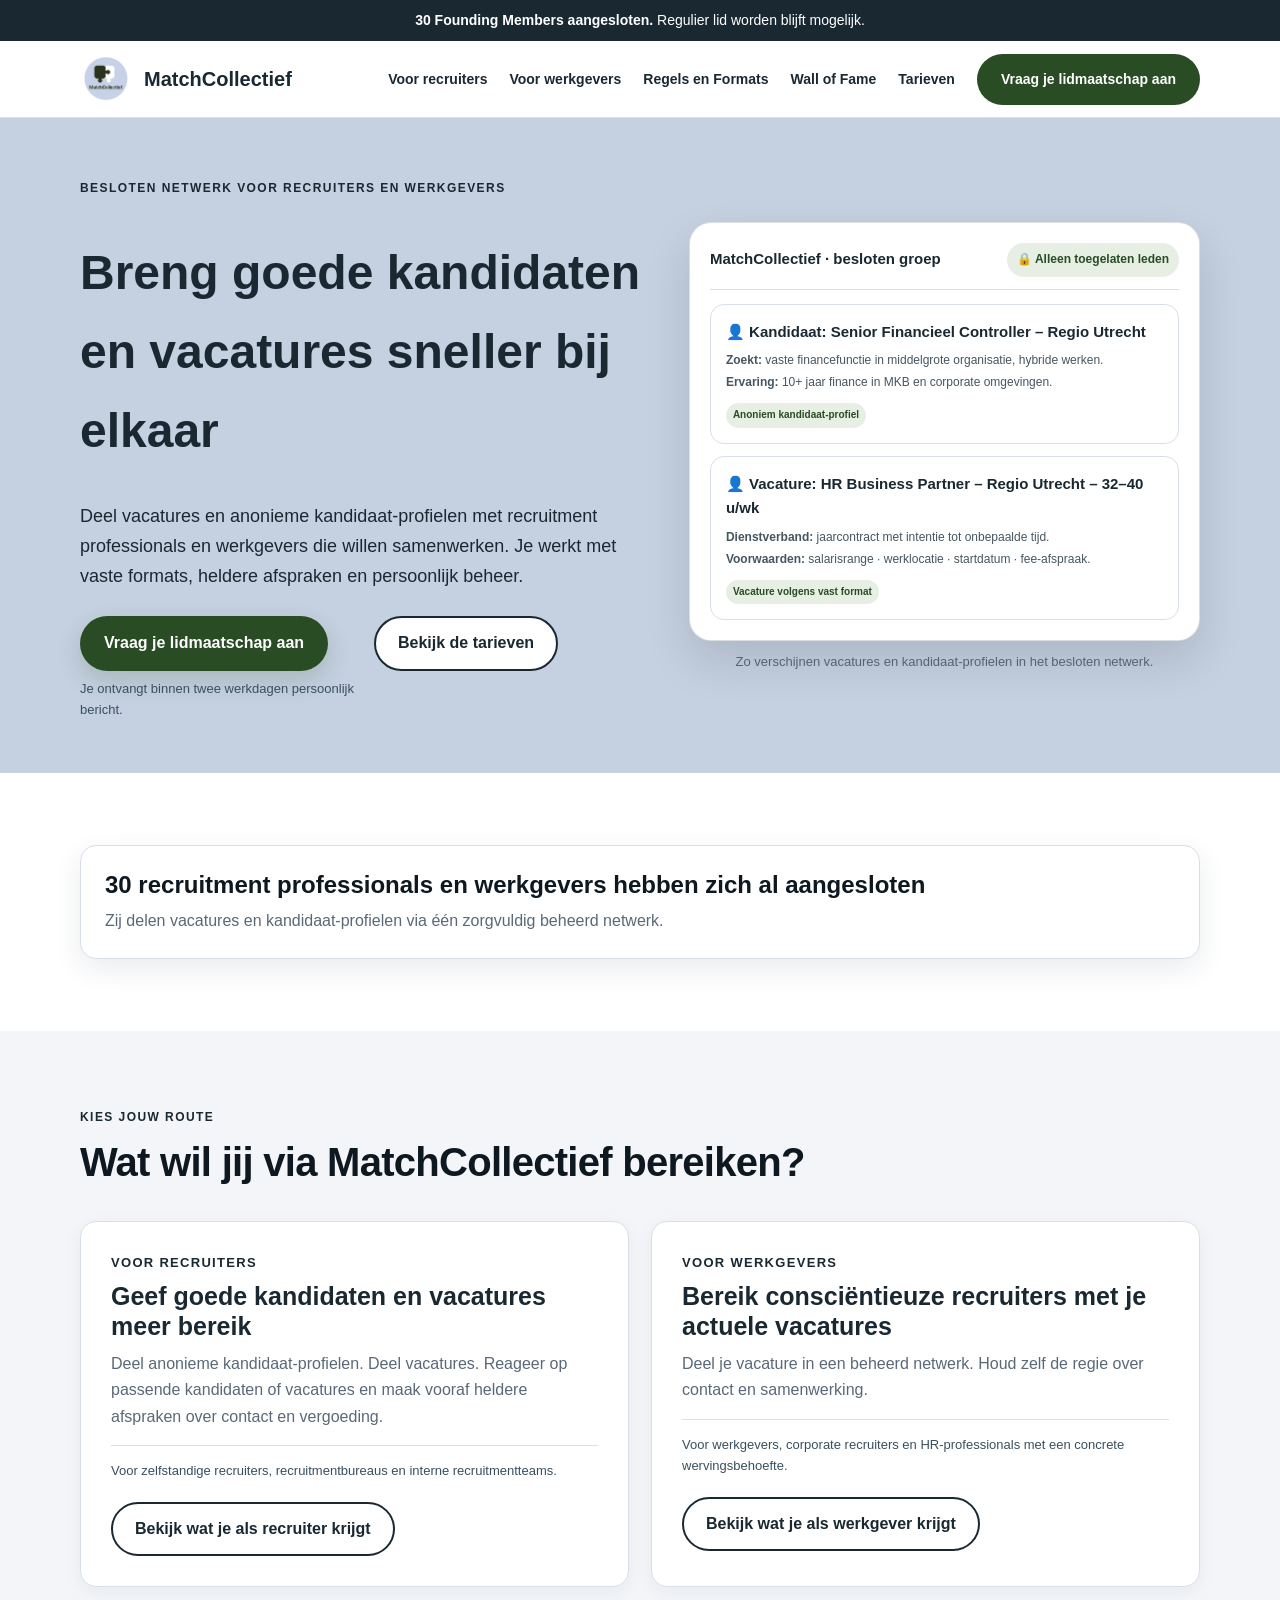
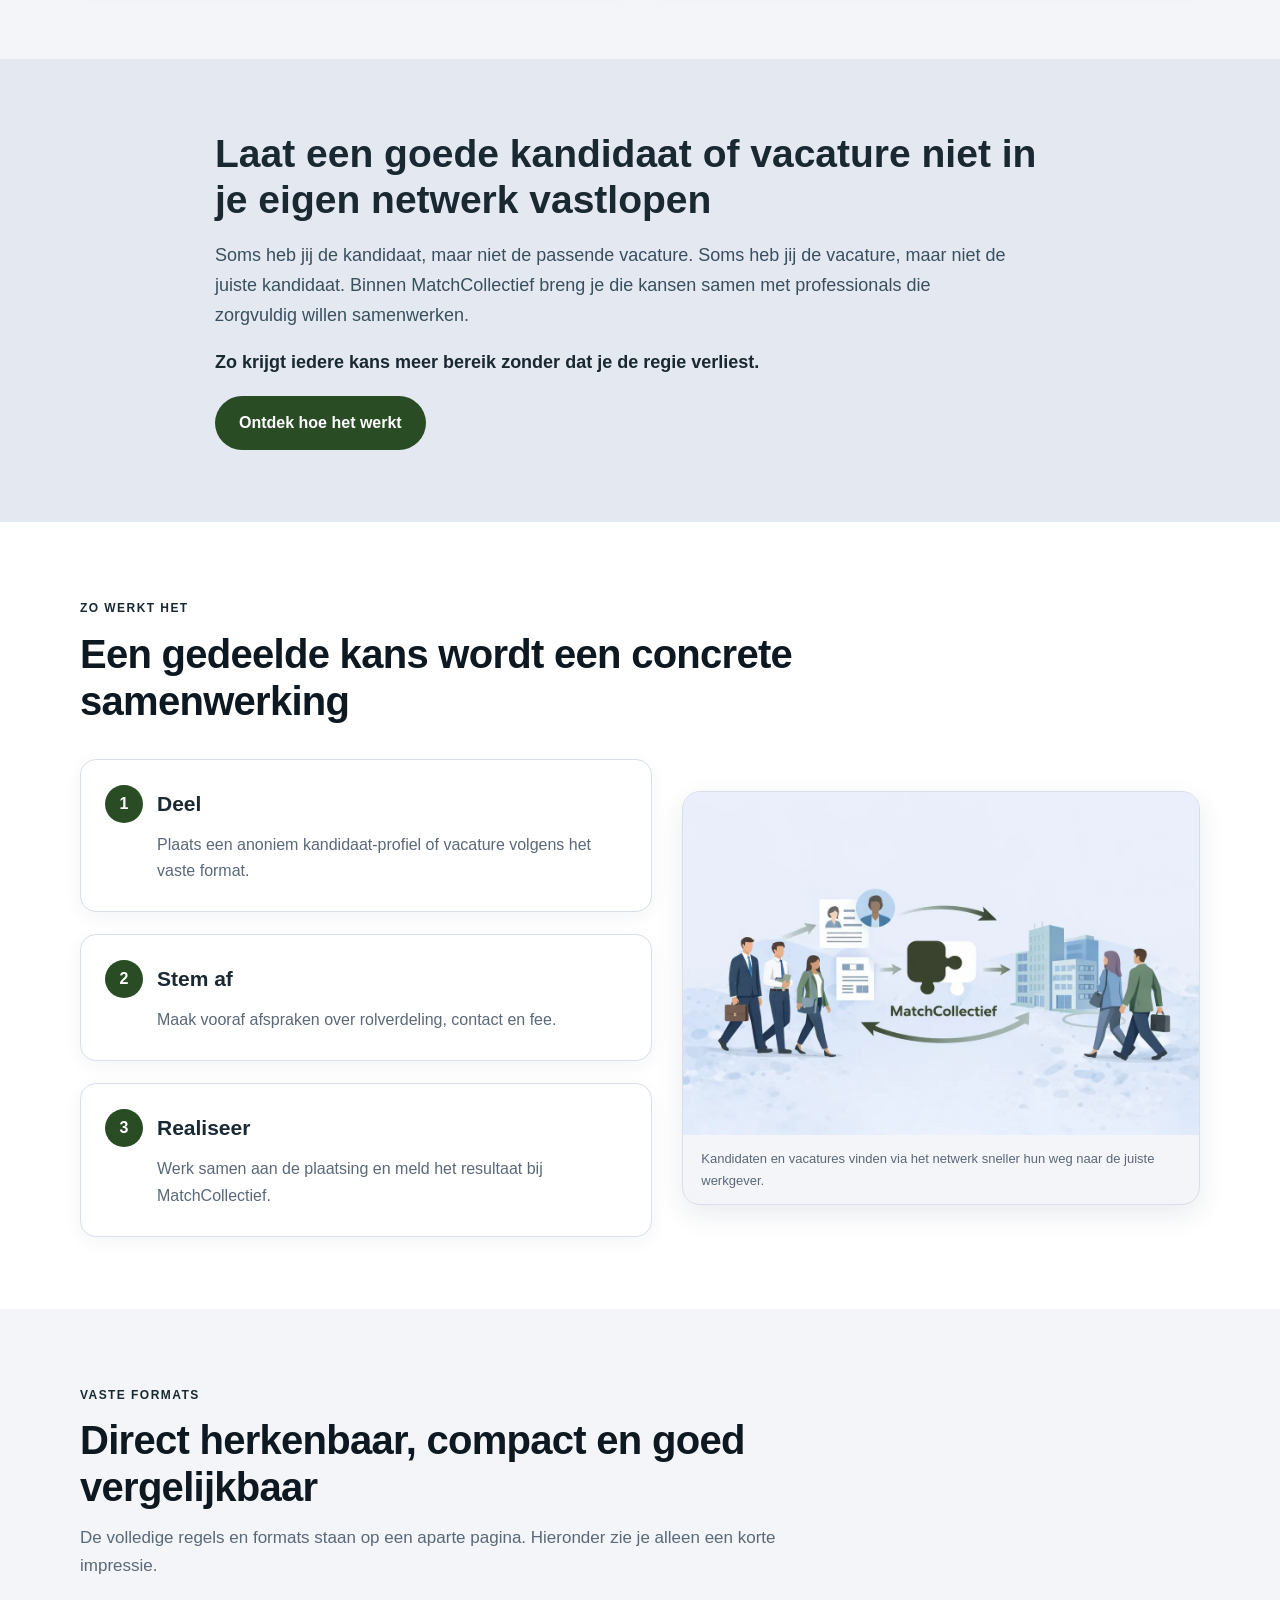
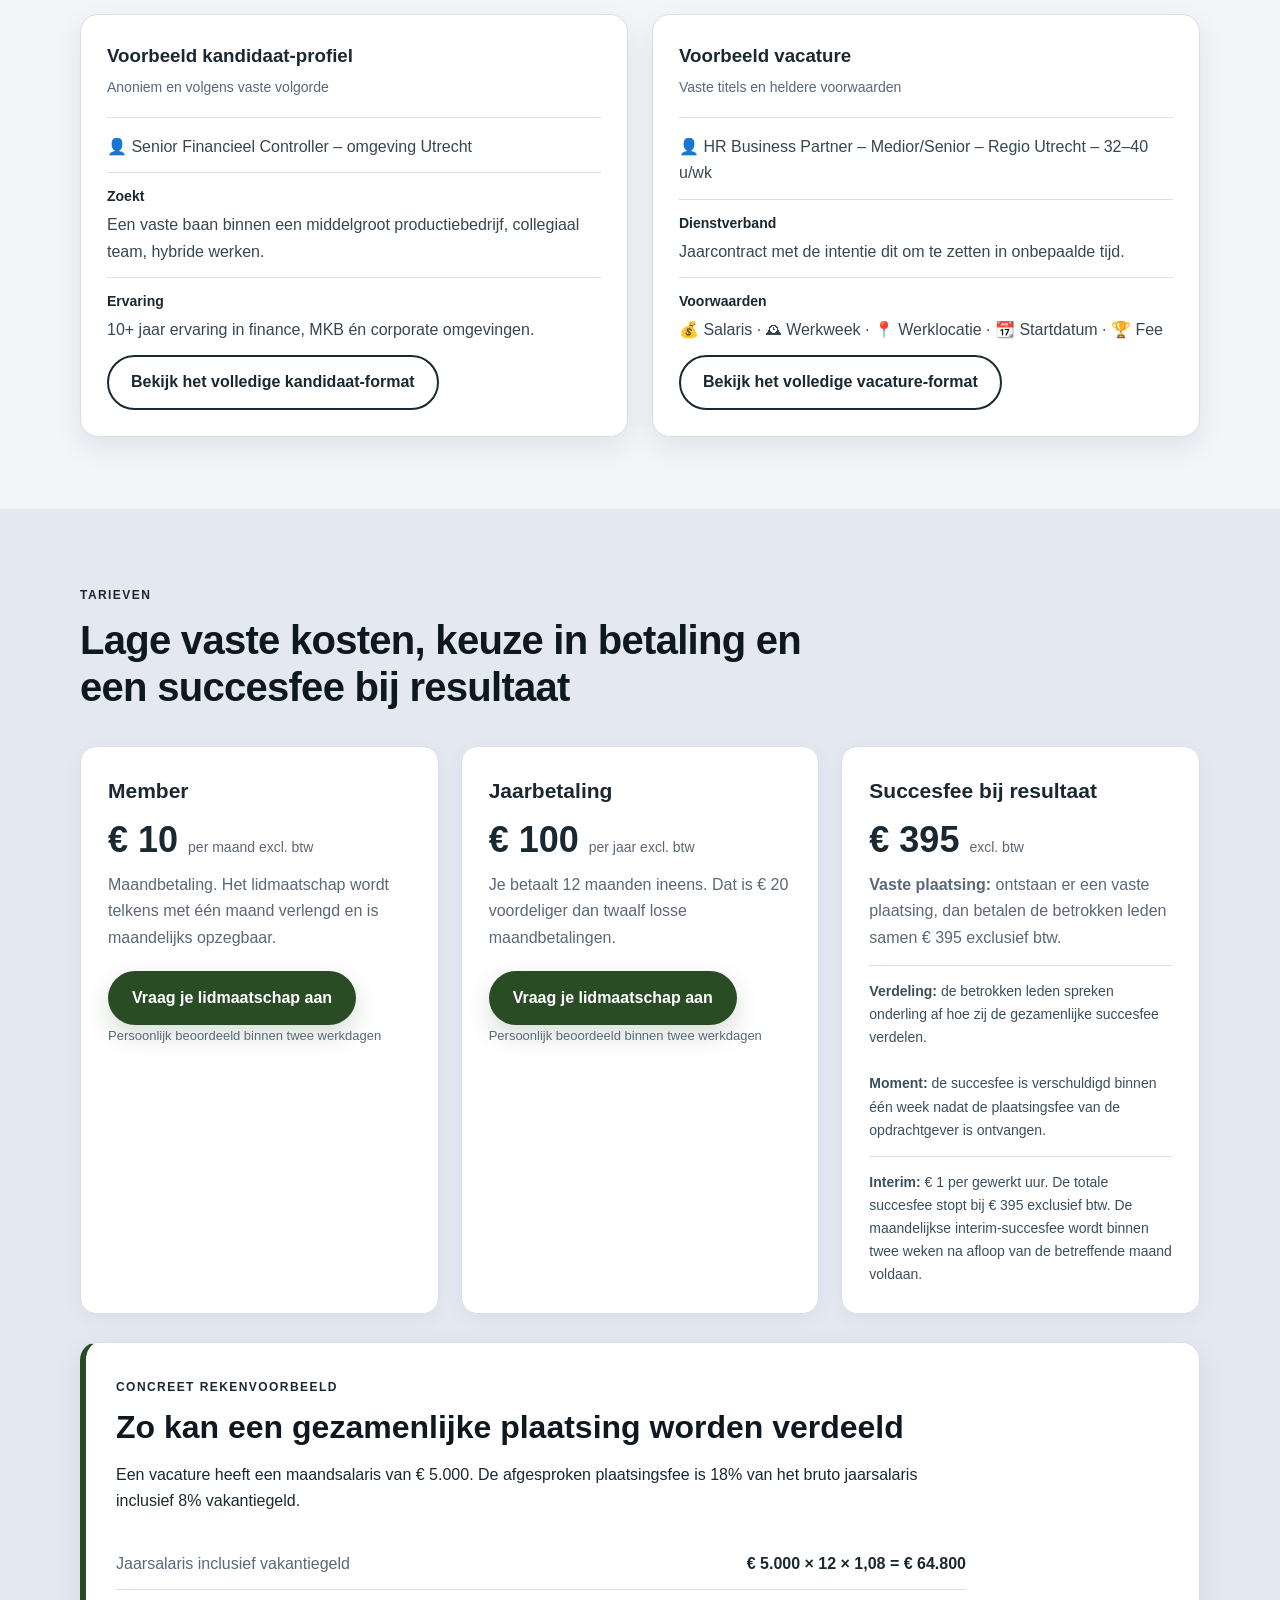
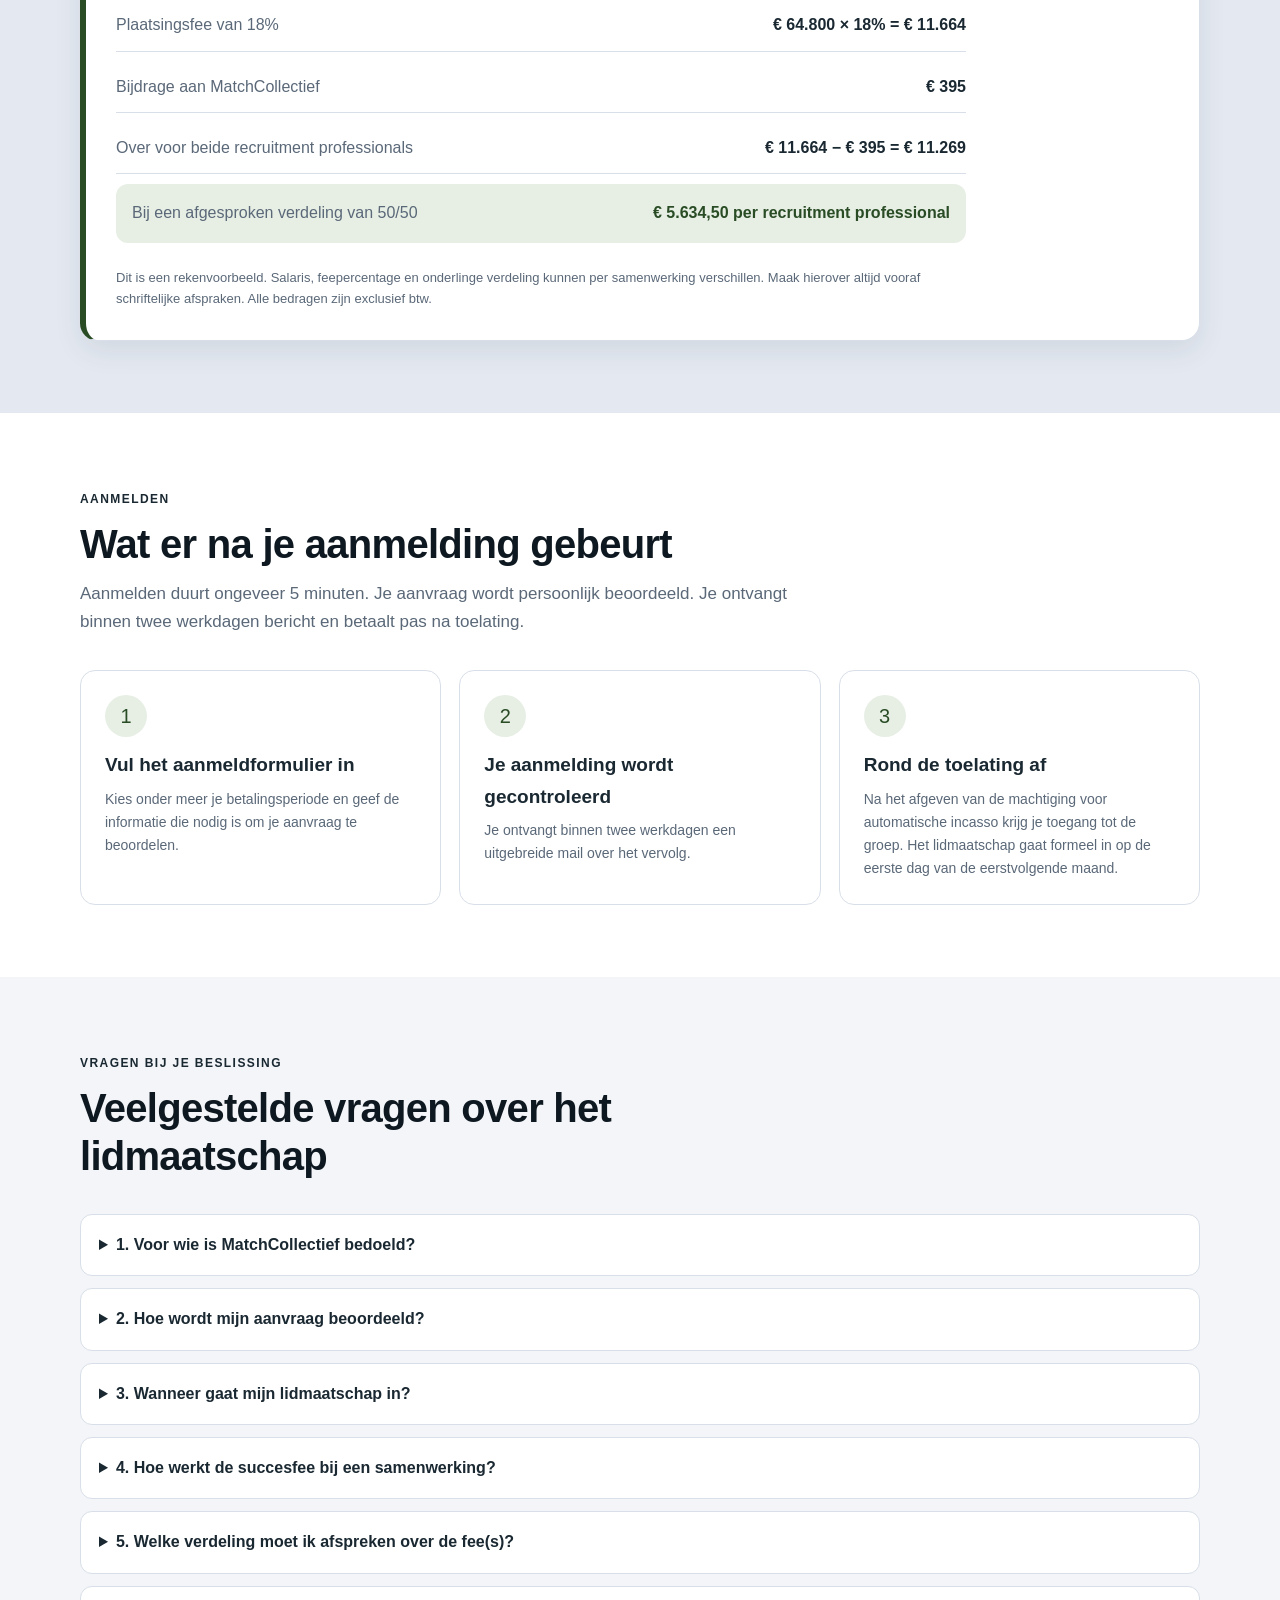
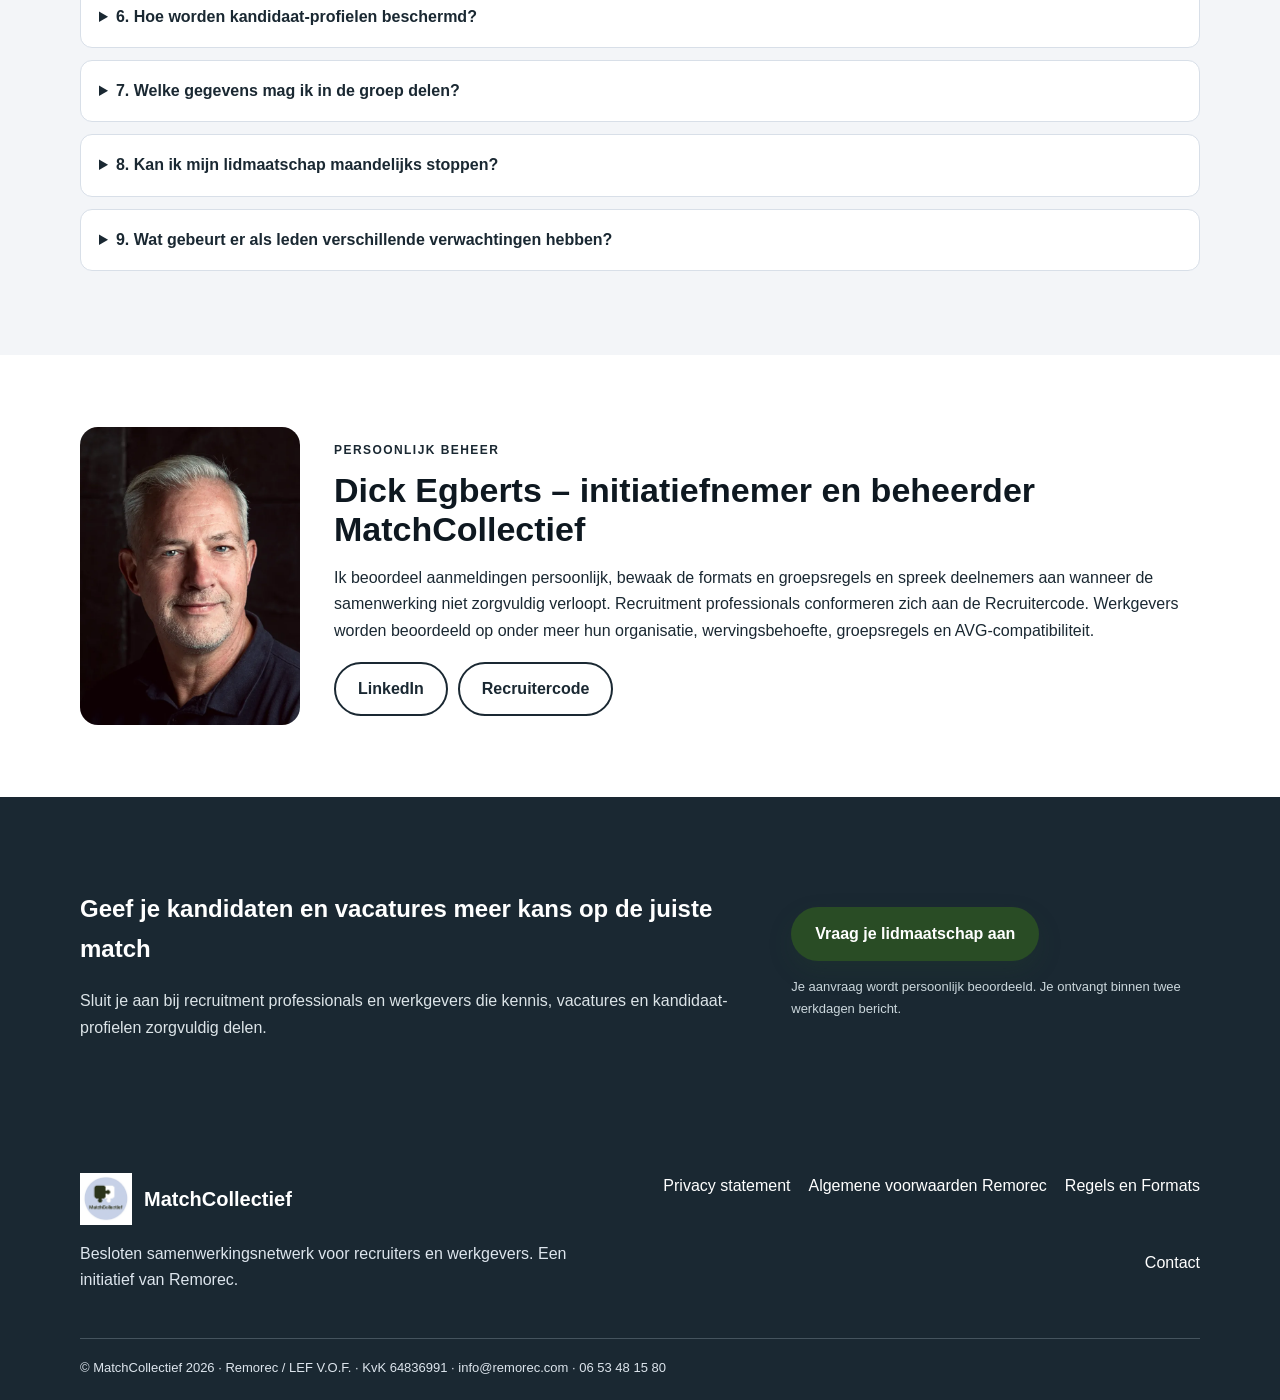
<file: index.html>
<!doctype html><html lang="nl"><head><meta charset="utf-8"><meta name="viewport" content="width=device-width,initial-scale=1"><title>MatchCollectief | Vraag je lidmaatschap aan</title><meta name="description" content="Deel vacatures en anonieme kandidaat-profielen in een zorgvuldig beheerd netwerk voor recruiters en werkgevers."><link rel="stylesheet" href="assets/style.css"><link rel="icon" href="assets/matchcollectief-logo.webp"><meta name="theme-color" content="#C5D0E0"></head><body><div class="topbar"><strong>30 Founding Members aangesloten.</strong> Regulier lid worden blijft mogelijk.</div>
<nav><div class="wrap nav-inner">
<a class="brand" href="index.html"><img src="assets/matchcollectief-logo.webp" alt="Logo MatchCollectief"><span>MatchCollectief</span></a>
<button class="menu-toggle" aria-label="Menu openen">☰</button>
<div class="nav-links">
<a href="voor-recruiters.html">Voor recruiters</a><a href="voor-werkgevers.html">Voor werkgevers</a><a href="regels-en-formats.html">Regels en Formats</a><a href="wall-of-fame.html">Wall of Fame</a><a href="index.html#tarieven">Tarieven</a><a class="btn btn-green" href="aanmelden.html">Vraag je lidmaatschap aan</a>
</div></div></nav><header class="hero-conversion"><div class="wrap hero-grid"><div><span class="eyebrow">BESLOTEN NETWERK VOOR RECRUITERS EN WERKGEVERS</span><h1>Breng goede kandidaten en vacatures sneller bij elkaar</h1><p class="lead">Deel vacatures en anonieme kandidaat-profielen met recruitment professionals en werkgevers die willen samenwerken. Je werkt met vaste formats, heldere afspraken en persoonlijk beheer.</p><div class="primary-wrap"><div class="primary-action"><a class="btn btn-primary-site" href="aanmelden.html">Vraag je lidmaatschap aan</a><span class="helper">Je ontvangt binnen twee werkdagen persoonlijk bericht.</span></div><a class="btn btn-outline" href="#tarieven">Bekijk de tarieven</a></div></div><div><div class="product-visual" aria-label="Voorbeeld van berichten in de besloten MatchCollectief-groep">
<div class="product-head"><div class="group-name">MatchCollectief · besloten groep</div><div class="lock-badge">🔒 Alleen toegelaten leden</div></div>
<div class="network-post"><h4>👤 Kandidaat: Senior Financieel Controller – Regio Utrecht</h4><p><strong>Zoekt:</strong> vaste financefunctie in middelgrote organisatie, hybride werken.</p><p><strong>Ervaring:</strong> 10+ jaar finance in MKB en corporate omgevingen.</p><span class="post-chip">Anoniem kandidaat-profiel</span></div>
<div class="network-post"><h4>👤 Vacature: HR Business Partner – Regio Utrecht – 32–40 u/wk</h4><p><strong>Dienstverband:</strong> jaarcontract met intentie tot onbepaalde tijd.</p><p><strong>Voorwaarden:</strong> salarisrange · werklocatie · startdatum · fee-afspraak.</p><span class="post-chip">Vacature volgens vast format</span></div>
</div><p class="product-caption">Zo verschijnen vacatures en kandidaat-profielen in het besloten netwerk.</p></div></div></header><section><div class="wrap"><div class="member-proof"><h3>30 recruitment professionals en werkgevers hebben zich al aangesloten</h3><p>Zij delen vacatures en kandidaat-profielen via één zorgvuldig beheerd netwerk.</p>
<!-- ACTUELE CIJFERS: hier later maximaal 3 controleerbare metrics toevoegen: gedeelde vacatures, gedeelde kandidaat-profielen, samenwerkingen/plaatsingen. Niet tonen zolang cijfers niet betrouwbaar/substantieel zijn. -->
</div></div></section><section class="alt"><div class="wrap"><div class="section-head"><span class="eyebrow">KIES JOUW ROUTE</span><h2>Wat wil jij via MatchCollectief bereiken?</h2></div><div class="grid-2">
<article class="card route-card"><div class="route-title">Voor recruiters</div><h3>Geef goede kandidaten en vacatures meer bereik</h3><p>Deel anonieme kandidaat-profielen. Deel vacatures. Reageer op passende kandidaten of vacatures en maak vooraf heldere afspraken over contact en vergoeding.</p><p class="extra">Voor zelfstandige recruiters, recruitmentbureaus en interne recruitmentteams.</p><a class="btn btn-outline" href="voor-recruiters.html">Bekijk wat je als recruiter krijgt</a></article>
<article class="card route-card"><div class="route-title">Voor werkgevers</div><h3>Bereik consciëntieuze recruiters met je actuele vacatures</h3><p>Deel je vacature in een beheerd netwerk. Houd zelf de regie over contact en samenwerking.</p><p class="extra">Voor werkgevers, corporate recruiters en HR-professionals met een concrete wervingsbehoefte.</p><a class="btn btn-outline" href="voor-werkgevers.html">Bekijk wat je als werkgever krijgt</a></article>
</div></div></section><section class="desire-block"><div class="wrap desire-inner"><h2>Laat een goede kandidaat of vacature niet in je eigen netwerk vastlopen</h2><p>Soms heb jij de kandidaat, maar niet de passende vacature. Soms heb jij de vacature, maar niet de juiste kandidaat. Binnen MatchCollectief breng je die kansen samen met professionals die zorgvuldig willen samenwerken.</p><p class="closing">Zo krijgt iedere kans meer bereik zonder dat je de regie verliest.</p><a class="btn btn-green" href="#zo-werkt-het">Ontdek hoe het werkt</a></div></section><section id="zo-werkt-het"><div class="wrap"><div class="section-head"><span class="eyebrow">ZO WERKT HET</span><h2>Een gedeelde kans wordt een concrete samenwerking</h2></div><div class="working-grid"><div class="grid-3 steps"><article class="card step"><h3>Deel</h3><p>Plaats een anoniem kandidaat-profiel of vacature volgens het vaste format.</p></article><article class="card step"><h3>Stem af</h3><p>Maak vooraf afspraken over rolverdeling, contact en fee.</p></article><article class="card step"><h3>Realiseer</h3><p>Werk samen aan de plaatsing en meld het resultaat bij MatchCollectief.</p></article></div><figure class="working-visual"><img src="assets/matchcollectief-werking.webp" alt="Recruitment professionals delen kandidaat-profielen en vacatures via MatchCollectief met werkgevers" width="1200" height="800" loading="lazy"><figcaption>Kandidaten en vacatures vinden via het netwerk sneller hun weg naar de juiste werkgever.</figcaption></figure></div></div></section><section class="alt"><div class="wrap"><div class="section-head"><span class="eyebrow">VASTE FORMATS</span><h2>Direct herkenbaar, compact en goed vergelijkbaar</h2><p>De volledige regels en formats staan op een aparte pagina. Hieronder zie je alleen een korte impressie.</p></div><div class="format-grid">
<div class="format-card"><h3>Voorbeeld kandidaat-profiel</h3><div class="format-sub">Anoniem en volgens vaste volgorde</div><div class="format-block"><div class="format-copy">👤 Senior Financieel Controller – omgeving Utrecht</div></div><div class="format-block"><div class="format-label">Zoekt</div><div class="format-copy">Een vaste baan binnen een middelgroot productiebedrijf, collegiaal team, hybride werken.</div></div><div class="format-block"><div class="format-label">Ervaring</div><div class="format-copy">10+ jaar ervaring in finance, MKB én corporate omgevingen.</div></div><a class="btn btn-outline" href="regels-en-formats.html#kandidaat">Bekijk het volledige kandidaat-format</a></div>
<div class="format-card"><h3>Voorbeeld vacature</h3><div class="format-sub">Vaste titels en heldere voorwaarden</div><div class="format-block"><div class="format-copy">👤 HR Business Partner – Medior/Senior – Regio Utrecht – 32–40 u/wk</div></div><div class="format-block"><div class="format-label">Dienstverband</div><div class="format-copy">Jaarcontract met de intentie dit om te zetten in onbepaalde tijd.</div></div><div class="format-block"><div class="format-label">Voorwaarden</div><div class="format-copy">💰 Salaris · 🕰 Werkweek · 📍 Werklocatie · 📆 Startdatum · 🏆 Fee</div></div><a class="btn btn-outline" href="regels-en-formats.html#vacature">Bekijk het volledige vacature-format</a></div>
</div></div></section><!-- RESULTATEN UIT HET NETWERK: voorlopig bewust niet gepubliceerd. Bij iedere toekomstige website-update opnieuw beoordelen zodra controleerbare cases/ervaringen beschikbaar zijn. --><section class="brand-section" id="tarieven"><div class="wrap"><div class="section-head"><span class="eyebrow">TARIEVEN</span><h2>Lage vaste kosten, keuze in betaling en een succesfee bij resultaat</h2></div><div class="grid-3">
<article class="card"><h3>Member</h3><div class="price">€ 10 <small>per maand excl. btw</small></div><p>Maandbetaling. Het lidmaatschap wordt telkens met één maand verlengd en is maandelijks opzegbaar.</p><a class="btn btn-primary-site" href="aanmelden.html?betaling=maand">Vraag je lidmaatschap aan</a><p class="apply-note">Persoonlijk beoordeeld binnen twee werkdagen</p></article>
<article class="card"><h3>Jaarbetaling</h3><div class="price">€ 100 <small>per jaar excl. btw</small></div><p>Je betaalt 12 maanden ineens. Dat is € 20 voordeliger dan twaalf losse maandbetalingen.</p><a class="btn btn-primary-site" href="aanmelden.html?betaling=jaar">Vraag je lidmaatschap aan</a><p class="apply-note">Persoonlijk beoordeeld binnen twee werkdagen</p></article>
<article class="card"><h3>Succesfee bij resultaat</h3><div class="price">€ 395 <small>excl. btw</small></div><p><strong>Vaste plaatsing:</strong> ontstaan er een vaste plaatsing, dan betalen de betrokken leden samen € 395 exclusief btw.</p><div class="fee-detail"><strong>Verdeling:</strong> de betrokken leden spreken onderling af hoe zij de gezamenlijke succesfee verdelen.<br><br><strong>Moment:</strong> de succesfee is verschuldigd binnen één week nadat de plaatsingsfee van de opdrachtgever is ontvangen.</div><div class="fee-detail"><strong>Interim:</strong> € 1 per gewerkt uur. De totale succesfee stopt bij € 395 exclusief btw. De maandelijkse interim-succesfee wordt binnen twee weken na afloop van de betreffende maand voldaan.</div></article>
</div><div class="fee-example"><div class="fee-example-copy"><span class="eyebrow">CONCREET REKENVOORBEELD</span><h3>Zo kan een gezamenlijke plaatsing worden verdeeld</h3><p>Een vacature heeft een maandsalaris van € 5.000. De afgesproken plaatsingsfee is 18% van het bruto jaarsalaris inclusief 8% vakantiegeld.</p><div class="calculation"><div><span>Jaarsalaris inclusief vakantiegeld</span><strong>€ 5.000 × 12 × 1,08 = € 64.800</strong></div><div><span>Plaatsingsfee van 18%</span><strong>€ 64.800 × 18% = € 11.664</strong></div><div><span>Bijdrage aan MatchCollectief</span><strong>€ 395</strong></div><div><span>Over voor beide recruitment professionals</span><strong>€ 11.664 − € 395 = € 11.269</strong></div><div class="calculation-result"><span>Bij een afgesproken verdeling van 50/50</span><strong>€ 5.634,50 per recruitment professional</strong></div></div><p class="fine-print">Dit is een rekenvoorbeeld. Salaris, feepercentage en onderlinge verdeling kunnen per samenwerking verschillen. Maak hierover altijd vooraf schriftelijke afspraken. Alle bedragen zijn exclusief btw.</p></div></div></div></section><section><div class="wrap"><div class="section-head"><span class="eyebrow">AANMELDEN</span><h2>Wat er na je aanmelding gebeurt</h2><p>Aanmelden duurt ongeveer 5 minuten. Je aanvraag wordt persoonlijk beoordeeld. Je ontvangt binnen twee werkdagen bericht en betaalt pas na toelating.</p></div><div class="process-grid"><article class="process-item"><div class="process-icon">1</div><h3>Vul het aanmeldformulier in</h3><p>Kies onder meer je betalingsperiode en geef de informatie die nodig is om je aanvraag te beoordelen.</p></article><article class="process-item"><div class="process-icon">2</div><h3>Je aanmelding wordt gecontroleerd</h3><p>Je ontvangt binnen twee werkdagen een uitgebreide mail over het vervolg.</p></article><article class="process-item"><div class="process-icon">3</div><h3>Rond de toelating af</h3><p>Na het afgeven van de machtiging voor automatische incasso krijg je toegang tot de groep. Het lidmaatschap gaat formeel in op de eerste dag van de eerstvolgende maand.</p></article></div></div></section><section class="alt"><div class="wrap"><div class="section-head"><span class="eyebrow">VRAGEN BIJ JE BESLISSING</span><h2>Veelgestelde vragen over het lidmaatschap</h2></div>
<details><summary>1. Voor wie is MatchCollectief bedoeld?</summary><div class="answer">Voor recruitment professionals en werkgevers die kandidaten en vacatures zorgvuldig willen delen en samenwerken op basis van een fee. Recruiters conformeren zich aan de Recruitercode; werkgevers handelen transparant en AVG-proof. Het netwerk is niet bedoeld voor salespitches, spam of zelfpromotie.</div></details>
<details><summary>2. Hoe wordt mijn aanvraag beoordeeld?</summary><div class="answer">Dick Egberts beoordeelt iedere aanvraag persoonlijk. Bij recruiters wordt de registratie bij de Recruitercode gecontroleerd; beperkte voorlopige toegang is mogelijk voordat definitieve toelating plaatsvindt. Werkgevers worden beoordeeld op een aantoonbare organisatie of zelfstandige onderneming, concrete wervingsbehoefte, akkoord met de groepsregels, AVG-compatibiliteit en geen gebruik voor acquisitie of databouw.</div></details>
<details><summary>3. Wanneer gaat mijn lidmaatschap in?</summary><div class="answer">Na het afgeven van de machtiging voor automatische incasso krijg je toegang tot de groep. Het lidmaatschap gaat formeel in op de eerste dag van de eerstvolgende maand, wanneer de gekozen contributieperiode ingaat.</div></details>
<details><summary>4. Hoe werkt de succesfee bij een samenwerking?</summary><div class="answer">Bij een vaste plaatsing dragen de betrokken leden gezamenlijk een succesfee van € 395 exclusief btw. Zij spreken zelf af hoe zij dat bedrag onderling verdelen. Bij interim geldt € 1 per gewerkt uur tot maximaal € 395 exclusief btw; de maandelijkse fee wordt binnen twee weken na afloop van de maand voldaan.</div></details>
<details><summary>5. Welke verdeling moet ik afspreken over de fee(s)?</summary><div class="answer">Gangbaar is om fee-bedragen, zowel voor de plaatsing zelf als de succesfee, 50/50 te verdelen. Echter staat het de leden vrij om een andere verdeling te kiezen.</div></details>
<details><summary>6. Hoe worden kandidaat-profielen beschermd?</summary><div class="answer">Kandidaat-profielen worden uitsluitend anoniem geplaatst en mogen geen identificeerbare gegevens bevatten. Kandidaten zijn gesproken en op de hoogte van een eventuele presentatie. Rechtstreeks benaderen buiten de betrokken recruiter om is niet toegestaan.</div></details>
<details><summary>7. Welke gegevens mag ik in de groep delen?</summary><div class="answer">Deel alleen informatie die past binnen het vaste kandidaat- of vacatureformat en waarvoor je een geldige grondslag hebt. Kandidaatgegevens blijven anoniem. Bij een werkgeversvacature mag de organisatienaam en een directe link naar de vacature op de eigen of werken-bij-website worden opgenomen.</div></details>
<details><summary>8. Kan ik mijn lidmaatschap maandelijks stoppen?</summary><div class="answer">Bij maandbetaling is het lidmaatschap maandelijks opzegbaar en eindigt het op de laatste dag van de lopende kalendermaand. Reeds betaalde contributie over die maand wordt niet gerestitueerd. Bij jaarbetaling loopt het lidmaatschap 12 maanden en is het jaarlijks opzegbaar.</div></details>
<details><summary>9. Wat gebeurt er als leden verschillende verwachtingen hebben?</summary><div class="answer">Fee-afspraken en de manier van samenwerken worden vooraf in de post kenbaar gemaakt of onderling afgestemd. Contact met kandidaten en opdrachtgevers verloopt via de betrokken recruiter(s), tenzij anders afgesproken. MatchCollectief bewaakt de groepsregels, maar de leden blijven zelf verantwoordelijk voor hun onderlinge afspraken en overeenkomsten.</div></details>
</div></section><section><div class="wrap profile"><img src="assets/dick-egberts.webp" alt="Dick Egberts"><div><span class="eyebrow">PERSOONLIJK BEHEER</span><h2>Dick Egberts – initiatiefnemer en beheerder MatchCollectief</h2><p>Ik beoordeel aanmeldingen persoonlijk, bewaak de formats en groepsregels en spreek deelnemers aan wanneer de samenwerking niet zorgvuldig verloopt. Recruitment professionals conformeren zich aan de Recruitercode. Werkgevers worden beoordeeld op onder meer hun organisatie, wervingsbehoefte, groepsregels en AVG-compatibiliteit.</p><div class="contact-links"><a class="btn btn-outline" href="https://www.linkedin.com/in/dickegberts/" target="_blank" rel="noopener">LinkedIn</a><a class="btn btn-outline" href="https://recruitercode.nl/?s=Dick+Egberts" target="_blank" rel="noopener">Recruitercode</a></div></div></div></section><section class="final-cta"><div class="wrap cta-grid"><div><h2>Geef je kandidaten en vacatures meer kans op de juiste match</h2><p>Sluit je aan bij recruitment professionals en werkgevers die kennis, vacatures en kandidaat-profielen zorgvuldig delen.</p></div><div class="primary-action"><a class="btn btn-primary-site" href="aanmelden.html">Vraag je lidmaatschap aan</a><span class="apply-note">Je aanvraag wordt persoonlijk beoordeeld. Je ontvangt binnen twee werkdagen bericht.</span></div></div></section><footer><div class="wrap"><div class="footer-grid"><div><a class="brand" style="color:#fff" href="index.html"><img src="assets/matchcollectief-logo.webp" alt=""><span>MatchCollectief</span></a><p>Besloten samenwerkingsnetwerk voor recruiters en werkgevers. Een initiatief van Remorec.</p></div><div class="footer-links"><a href="privacy.html">Privacy statement</a><a href="https://www.remorec.com/" target="_blank" rel="noopener">Algemene voorwaarden Remorec</a><a href="regels-en-formats.html">Regels en Formats</a><a href="mailto:info@remorec.com">Contact</a></div></div><div class="copyright">© MatchCollectief 2026 · Remorec / LEF V.O.F. · KvK 64836991 · info@remorec.com · 06 53 48 15 80</div></div></footer><script src="assets/site.js"></script></body></html>
</file>
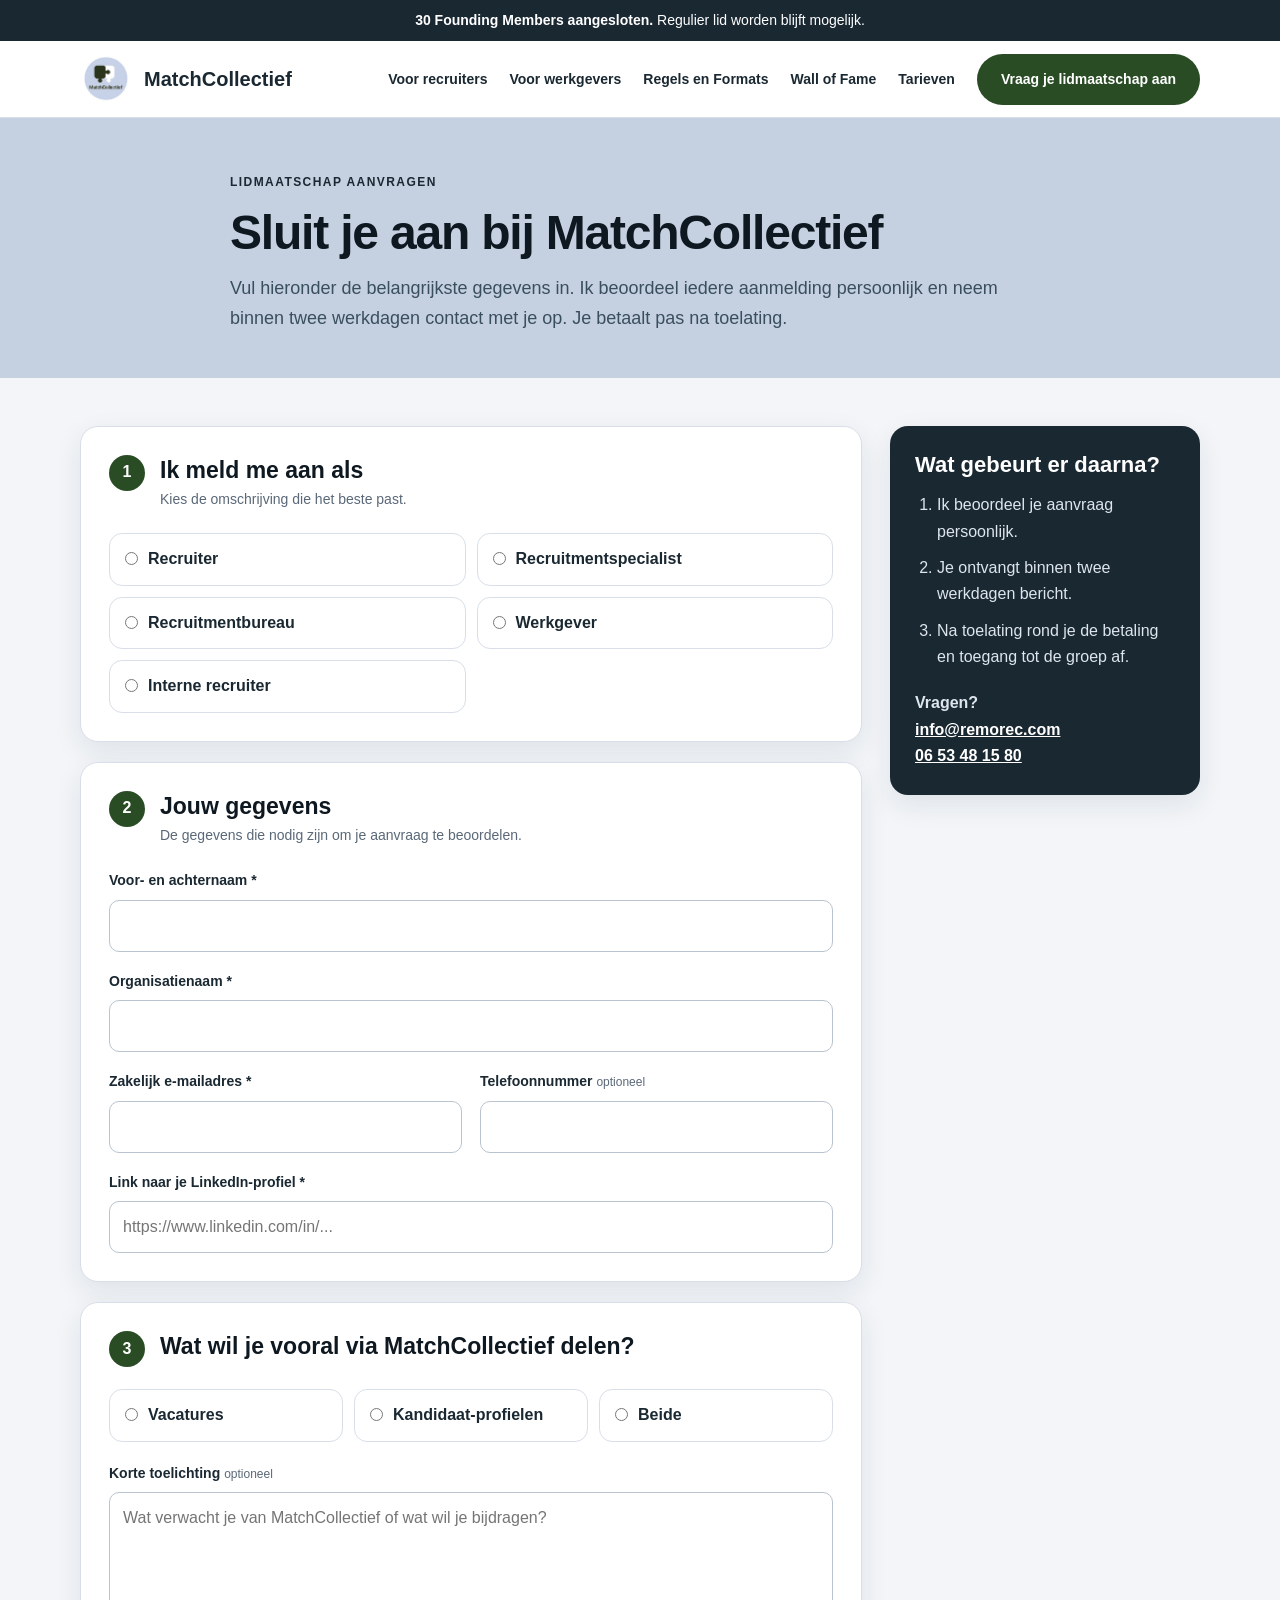
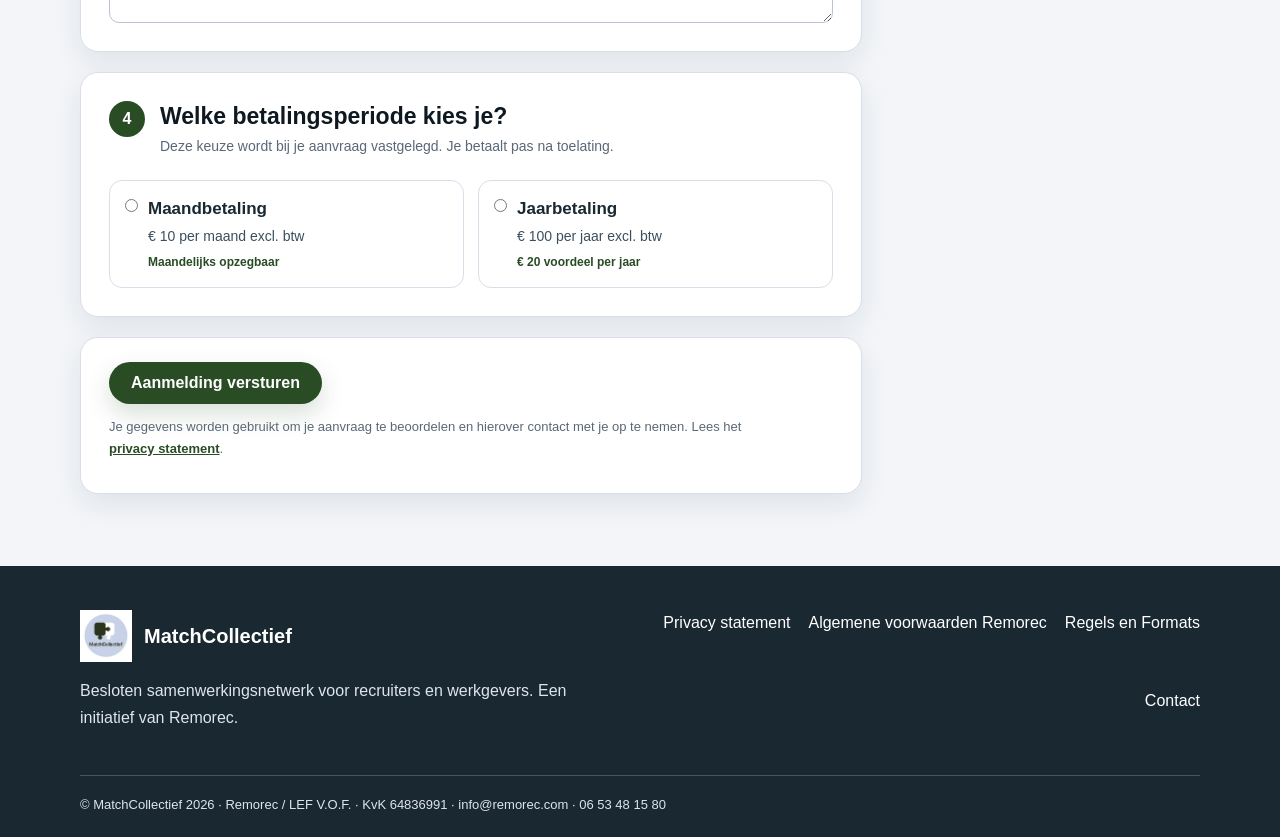
<file: aanmelden.html>
<!doctype html>
<html lang="nl">
<head>
<meta charset="utf-8">
<meta name="viewport" content="width=device-width,initial-scale=1">
<title>Lidmaatschap aanvragen | MatchCollectief</title>
<meta name="description" content="Vraag je lidmaatschap van MatchCollectief aan. Je aanvraag wordt persoonlijk beoordeeld en je ontvangt binnen twee werkdagen bericht.">
<link rel="canonical" href="https://www.matchcollectief.nl/aanmelden.html">
<link rel="stylesheet" href="assets/style.css">
<link rel="icon" href="assets/matchcollectief-logo.webp">
<meta name="theme-color" content="#C5D0E0">
</head>
<body class="form-page">

<div class="topbar"><strong>30 Founding Members aangesloten.</strong> Regulier lid worden blijft mogelijk.</div>
<nav>
  <div class="wrap nav-inner">
    <a class="brand" href="index.html"><img src="assets/matchcollectief-logo.webp" alt="Logo MatchCollectief"><span>MatchCollectief</span></a>
    <button class="menu-toggle" aria-label="Menu openen">☰</button>
    <div class="nav-links">
      <a href="voor-recruiters.html">Voor recruiters</a>
      <a href="voor-werkgevers.html">Voor werkgevers</a>
      <a href="regels-en-formats.html">Regels en Formats</a>
      <a href="wall-of-fame.html">Wall of Fame</a>
      <a href="index.html#tarieven">Tarieven</a>
      <a class="btn btn-green" href="aanmelden.html" aria-current="page">Vraag je lidmaatschap aan</a>
    </div>
  </div>
</nav>

<header class="form-hero">
  <div class="wrap form-hero-inner">
    <span class="eyebrow">LIDMAATSCHAP AANVRAGEN</span>
    <h1>Sluit je aan bij MatchCollectief</h1>
    <p>Vul hieronder de belangrijkste gegevens in. Ik beoordeel iedere aanmelding persoonlijk en neem binnen twee werkdagen contact met je op. Je betaalt pas na toelating.</p>
  </div>
</header>

<main class="form-main">
  <div class="wrap form-layout">
    <form id="aanmeldformulier" class="application-form" action="https://formspree.io/f/xzeblnnr" method="POST">
      <input type="hidden" name="_subject" value="Nieuwe aanmelding MatchCollectief">
      <input type="hidden" id="bron" name="bron" value="Rechtstreekse aanmelding">

      <section class="form-section" aria-labelledby="rol-titel">
        <div class="form-section-heading">
          <span class="form-step">1</span>
          <div><h2 id="rol-titel">Ik meld me aan als</h2><p>Kies de omschrijving die het beste past.</p></div>
        </div>
        <div class="choice-grid choice-grid-wide">
          <label class="choice-card"><input type="radio" name="type_aanmelder" value="Recruiter" required><span>Recruiter</span></label>
          <label class="choice-card"><input type="radio" name="type_aanmelder" value="Recruitmentspecialist" required><span>Recruitmentspecialist</span></label>
          <label class="choice-card"><input type="radio" name="type_aanmelder" value="Recruitmentbureau" required><span>Recruitmentbureau</span></label>
          <label class="choice-card"><input type="radio" name="type_aanmelder" value="Werkgever" required><span>Werkgever</span></label>
          <label class="choice-card"><input type="radio" name="type_aanmelder" value="Interne recruiter" required><span>Interne recruiter</span></label>
        </div>

        <div id="recruitercode-vraag" class="conditional-field" hidden>
          <fieldset>
            <legend>Ben je persoonlijk geregistreerd bij de Recruitercode?</legend>
            <div class="inline-choices">
              <label><input type="radio" name="recruitercode_geregistreerd" value="Ja"> Ja</label>
              <label><input type="radio" name="recruitercode_geregistreerd" value="Nee"> Nee</label>
              <label><input type="radio" name="recruitercode_geregistreerd" value="Aanvraag loopt"> Mijn registratieaanvraag loopt</label>
            </div>
          </fieldset>
        </div>
      </section>

      <section class="form-section" aria-labelledby="gegevens-titel">
        <div class="form-section-heading">
          <span class="form-step">2</span>
          <div><h2 id="gegevens-titel">Jouw gegevens</h2><p>De gegevens die nodig zijn om je aanvraag te beoordelen.</p></div>
        </div>
        <div class="form-grid">
          <div class="form-field form-field-full">
            <label for="naam">Voor- en achternaam <span aria-hidden="true">*</span></label>
            <input id="naam" name="naam" type="text" autocomplete="name" required>
          </div>
          <div class="form-field form-field-full">
            <label for="organisatie">Organisatienaam <span aria-hidden="true">*</span></label>
            <input id="organisatie" name="organisatie" type="text" autocomplete="organization" required>
          </div>
          <div class="form-field">
            <label for="email">Zakelijk e-mailadres <span aria-hidden="true">*</span></label>
            <input id="email" name="email" type="email" inputmode="email" autocomplete="email" required>
          </div>
          <div class="form-field">
            <label for="telefoon">Telefoonnummer <span class="optional">optioneel</span></label>
            <input id="telefoon" name="telefoon" type="tel" inputmode="tel" autocomplete="tel">
          </div>
          <div class="form-field form-field-full">
            <label for="linkedin">Link naar je LinkedIn-profiel <span aria-hidden="true">*</span></label>
            <input id="linkedin" name="linkedin_profiel" type="url" inputmode="url" autocomplete="url" placeholder="https://www.linkedin.com/in/..." required>
          </div>
        </div>
      </section>

      <section class="form-section" aria-labelledby="delen-titel">
        <div class="form-section-heading">
          <span class="form-step">3</span>
          <div><h2 id="delen-titel">Wat wil je vooral via MatchCollectief delen?</h2></div>
        </div>
        <div class="choice-grid">
          <label class="choice-card"><input type="radio" name="vooral_delen" value="Vacatures" required><span>Vacatures</span></label>
          <label class="choice-card"><input type="radio" name="vooral_delen" value="Kandidaat-profielen" required><span>Kandidaat-profielen</span></label>
          <label class="choice-card"><input type="radio" name="vooral_delen" value="Beide" required><span>Beide</span></label>
        </div>
        <div class="form-field form-field-full form-field-spaced">
          <label for="toelichting">Korte toelichting <span class="optional">optioneel</span></label>
          <textarea id="toelichting" name="toelichting" rows="4" maxlength="1000" placeholder="Wat verwacht je van MatchCollectief of wat wil je bijdragen?"></textarea>
        </div>
      </section>

      <section class="form-section" aria-labelledby="betaling-titel">
        <div class="form-section-heading">
          <span class="form-step">4</span>
          <div><h2 id="betaling-titel">Welke betalingsperiode kies je?</h2><p>Deze keuze wordt bij je aanvraag vastgelegd. Je betaalt pas na toelating.</p></div>
        </div>
        <div class="payment-grid">
          <label class="payment-card">
            <input type="radio" name="betalingsperiode" value="Maandbetaling – €10 per maand excl. btw" required>
            <span><strong>Maandbetaling</strong><small>€ 10 per maand excl. btw</small><em>Maandelijks opzegbaar</em></span>
          </label>
          <label class="payment-card">
            <input type="radio" name="betalingsperiode" value="Jaarbetaling – €100 per jaar excl. btw" required>
            <span><strong>Jaarbetaling</strong><small>€ 100 per jaar excl. btw</small><em>€ 20 voordeel per jaar</em></span>
          </label>
        </div>
      </section>

      <div class="form-submit-area">
        <button id="verzendknop" class="btn btn-primary-site" type="submit">Aanmelding versturen</button>
        <p class="privacy-note">Je gegevens worden gebruikt om je aanvraag te beoordelen en hierover contact met je op te nemen. Lees het <a href="privacy.html">privacy statement</a>.</p>
        <div id="form-status" class="form-status" role="status" aria-live="polite"></div>
      </div>
    </form>

    <aside class="form-aside">
      <div class="form-aside-card">
        <h2>Wat gebeurt er daarna?</h2>
        <ol>
          <li>Ik beoordeel je aanvraag persoonlijk.</li>
          <li>Je ontvangt binnen twee werkdagen bericht.</li>
          <li>Na toelating rond je de betaling en toegang tot de groep af.</li>
        </ol>
        <p><strong>Vragen?</strong><br><a href="mailto:info@remorec.com">info@remorec.com</a><br><a href="tel:+31653481580">06 53 48 15 80</a></p>
      </div>
    </aside>
  </div>
</main>

<footer>
  <div class="wrap">
    <div class="footer-grid">
      <div>
        <a class="brand" style="color:#fff" href="index.html"><img src="assets/matchcollectief-logo.webp" alt=""><span>MatchCollectief</span></a>
        <p>Besloten samenwerkingsnetwerk voor recruiters en werkgevers. Een initiatief van Remorec.</p>
      </div>
      <div class="footer-links">
        <a href="privacy.html">Privacy statement</a>
        <a href="https://www.remorec.com/" target="_blank" rel="noopener">Algemene voorwaarden Remorec</a>
        <a href="regels-en-formats.html">Regels en Formats</a>
        <a href="mailto:info@remorec.com">Contact</a>
      </div>
    </div>
    <div class="copyright">© MatchCollectief 2026 · Remorec / LEF V.O.F. · KvK 64836991 · info@remorec.com · 06 53 48 15 80</div>
  </div>
</footer>
<script src="assets/site.js"></script>
<script src="assets/aanmelden.js"></script>
</body>
</html>
</file>
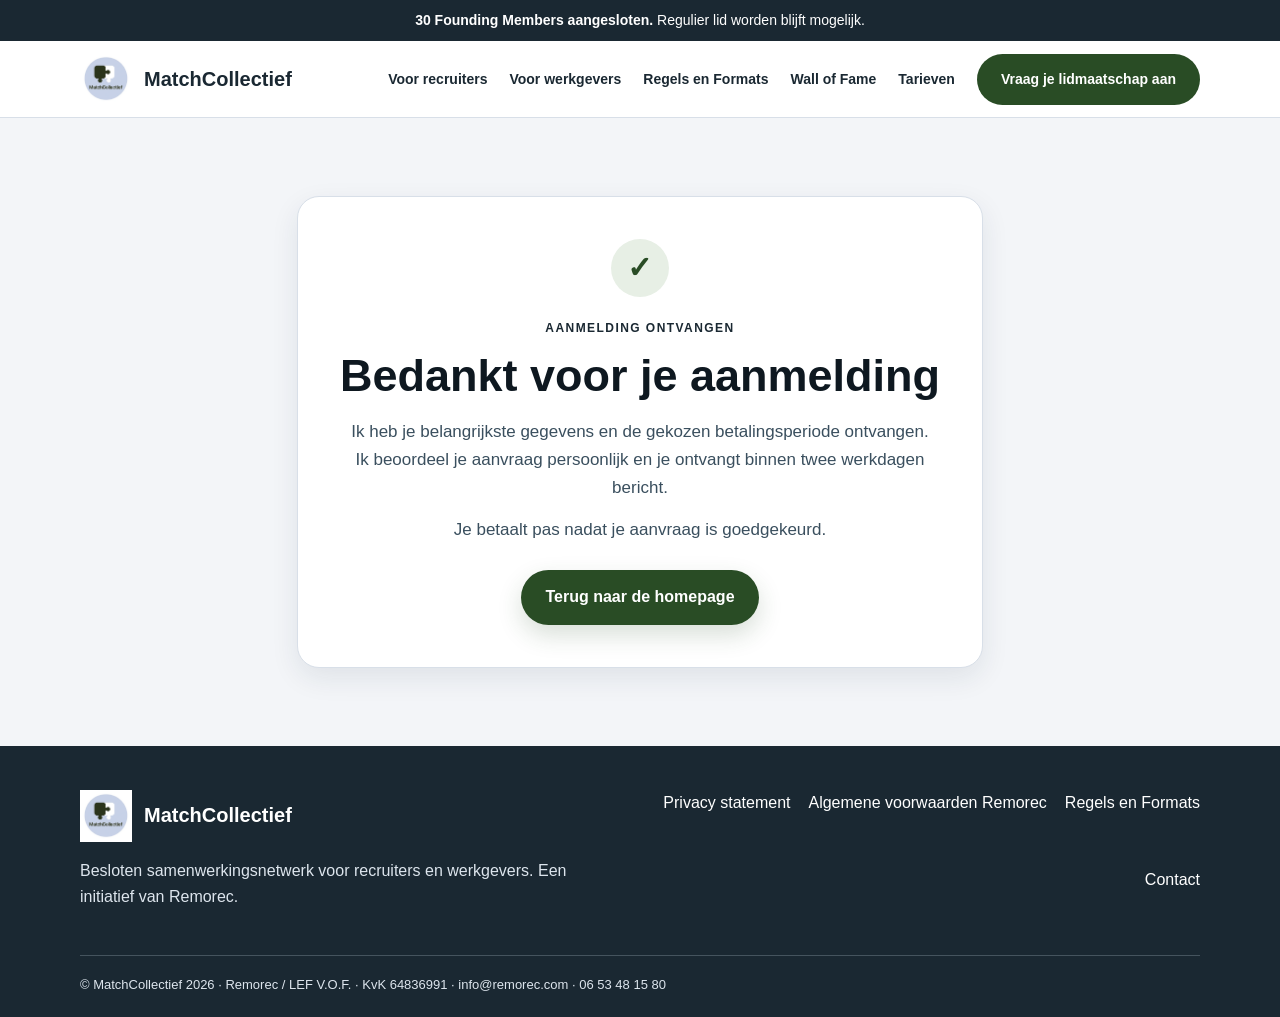
<file: bedankt.html>
<!doctype html>
<html lang="nl">
<head>
<meta charset="utf-8">
<meta name="viewport" content="width=device-width,initial-scale=1">
<meta name="robots" content="noindex,nofollow">
<title>Bedankt voor je aanmelding | MatchCollectief</title>
<meta name="description" content="Je aanmelding voor MatchCollectief is ontvangen.">
<link rel="stylesheet" href="assets/style.css">
<link rel="icon" href="assets/matchcollectief-logo.webp">
<meta name="theme-color" content="#C5D0E0">
</head>
<body class="form-page">
<div class="topbar"><strong>30 Founding Members aangesloten.</strong> Regulier lid worden blijft mogelijk.</div>
<nav>
  <div class="wrap nav-inner">
    <a class="brand" href="index.html"><img src="assets/matchcollectief-logo.webp" alt="Logo MatchCollectief"><span>MatchCollectief</span></a>
    <button class="menu-toggle" aria-label="Menu openen">☰</button>
    <div class="nav-links">
      <a href="voor-recruiters.html">Voor recruiters</a>
      <a href="voor-werkgevers.html">Voor werkgevers</a>
      <a href="regels-en-formats.html">Regels en Formats</a>
      <a href="wall-of-fame.html">Wall of Fame</a>
      <a href="index.html#tarieven">Tarieven</a>
      <a class="btn btn-green" href="aanmelden.html">Vraag je lidmaatschap aan</a>
    </div>
  </div>
</nav>

<main class="thank-you-main">
  <div class="wrap thank-you-wrap">
    <div class="thank-you-card">
      <div class="success-mark" aria-hidden="true">✓</div>
      <span class="eyebrow">AANMELDING ONTVANGEN</span>
      <h1>Bedankt voor je aanmelding</h1>
      <p>Ik heb je belangrijkste gegevens en de gekozen betalingsperiode ontvangen. Ik beoordeel je aanvraag persoonlijk en je ontvangt binnen twee werkdagen bericht.</p>
      <p>Je betaalt pas nadat je aanvraag is goedgekeurd.</p>
      <a class="btn btn-primary-site" href="index.html">Terug naar de homepage</a>
    </div>
  </div>
</main>

<footer>
  <div class="wrap">
    <div class="footer-grid">
      <div>
        <a class="brand" style="color:#fff" href="index.html"><img src="assets/matchcollectief-logo.webp" alt=""><span>MatchCollectief</span></a>
        <p>Besloten samenwerkingsnetwerk voor recruiters en werkgevers. Een initiatief van Remorec.</p>
      </div>
      <div class="footer-links">
        <a href="privacy.html">Privacy statement</a>
        <a href="https://www.remorec.com/" target="_blank" rel="noopener">Algemene voorwaarden Remorec</a>
        <a href="regels-en-formats.html">Regels en Formats</a>
        <a href="mailto:info@remorec.com">Contact</a>
      </div>
    </div>
    <div class="copyright">© MatchCollectief 2026 · Remorec / LEF V.O.F. · KvK 64836991 · info@remorec.com · 06 53 48 15 80</div>
  </div>
</footer>
<script src="assets/site.js"></script>
</body>
</html>
</file>
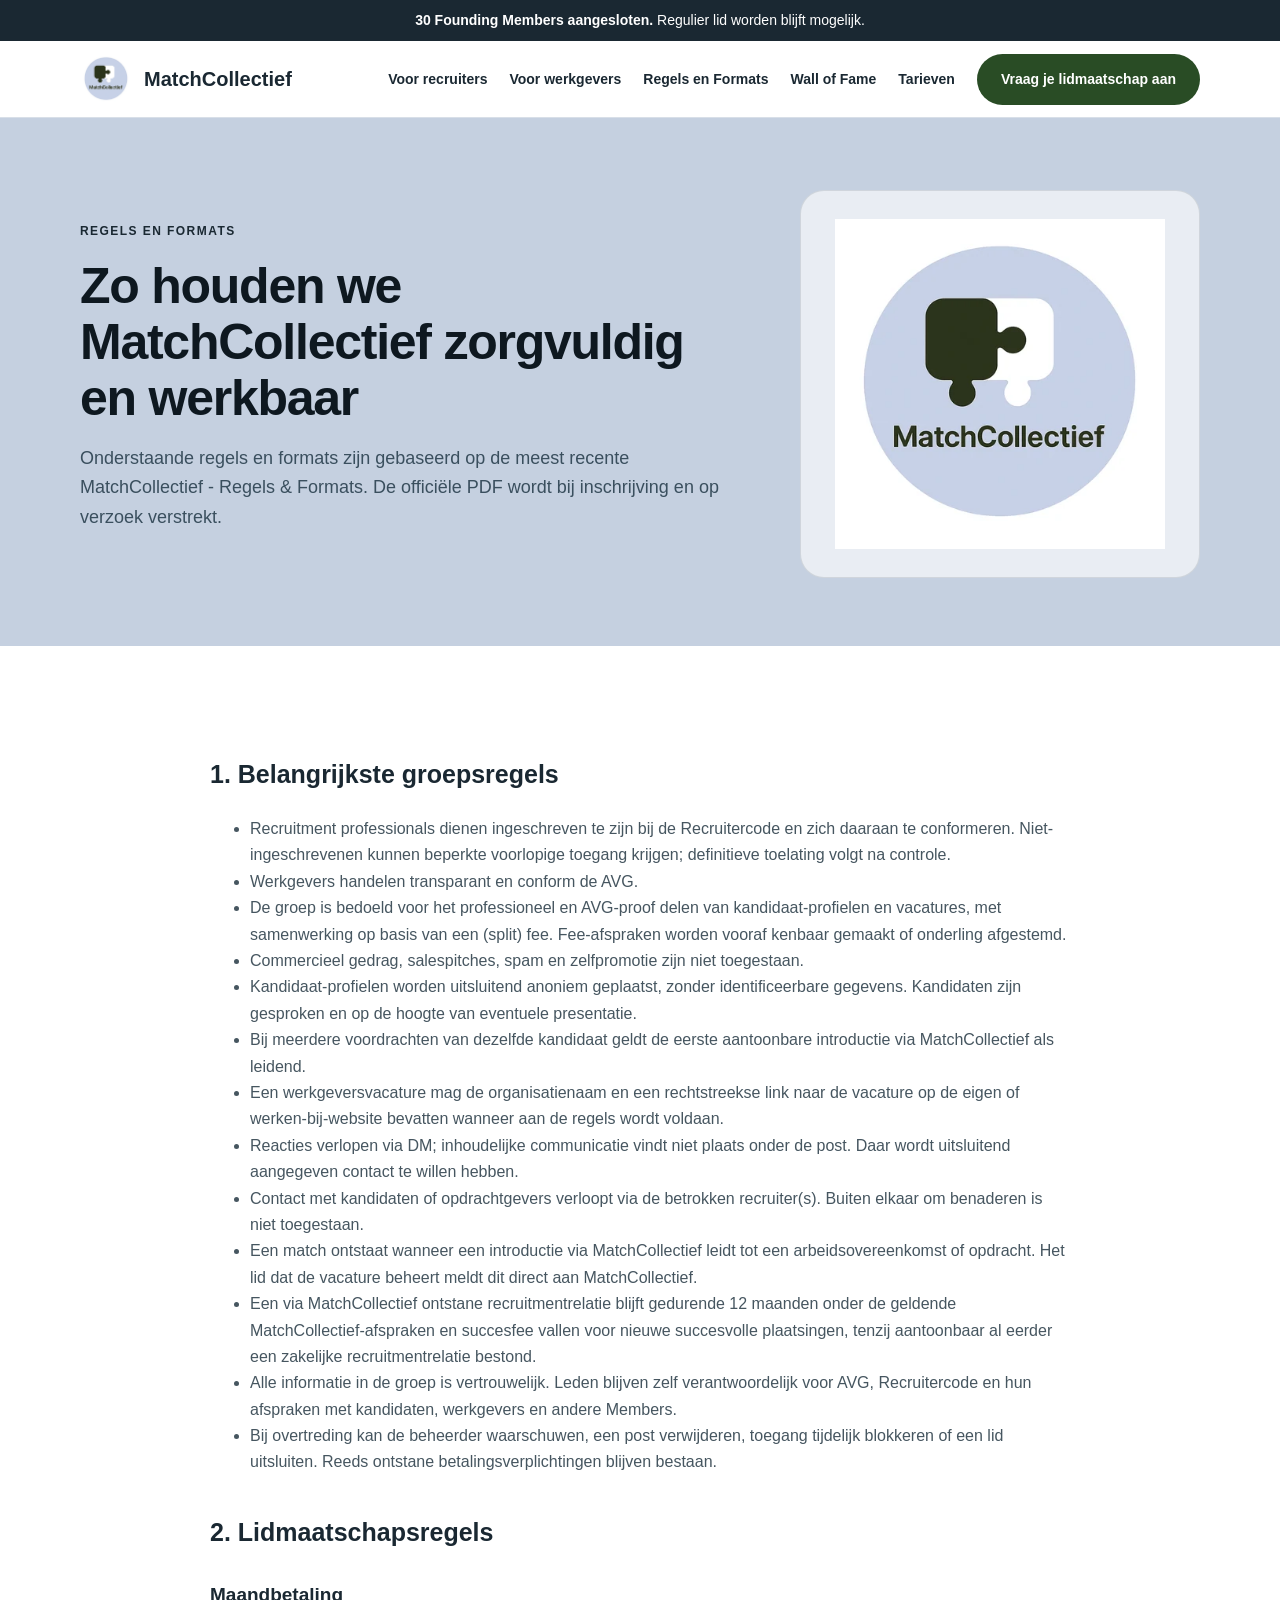
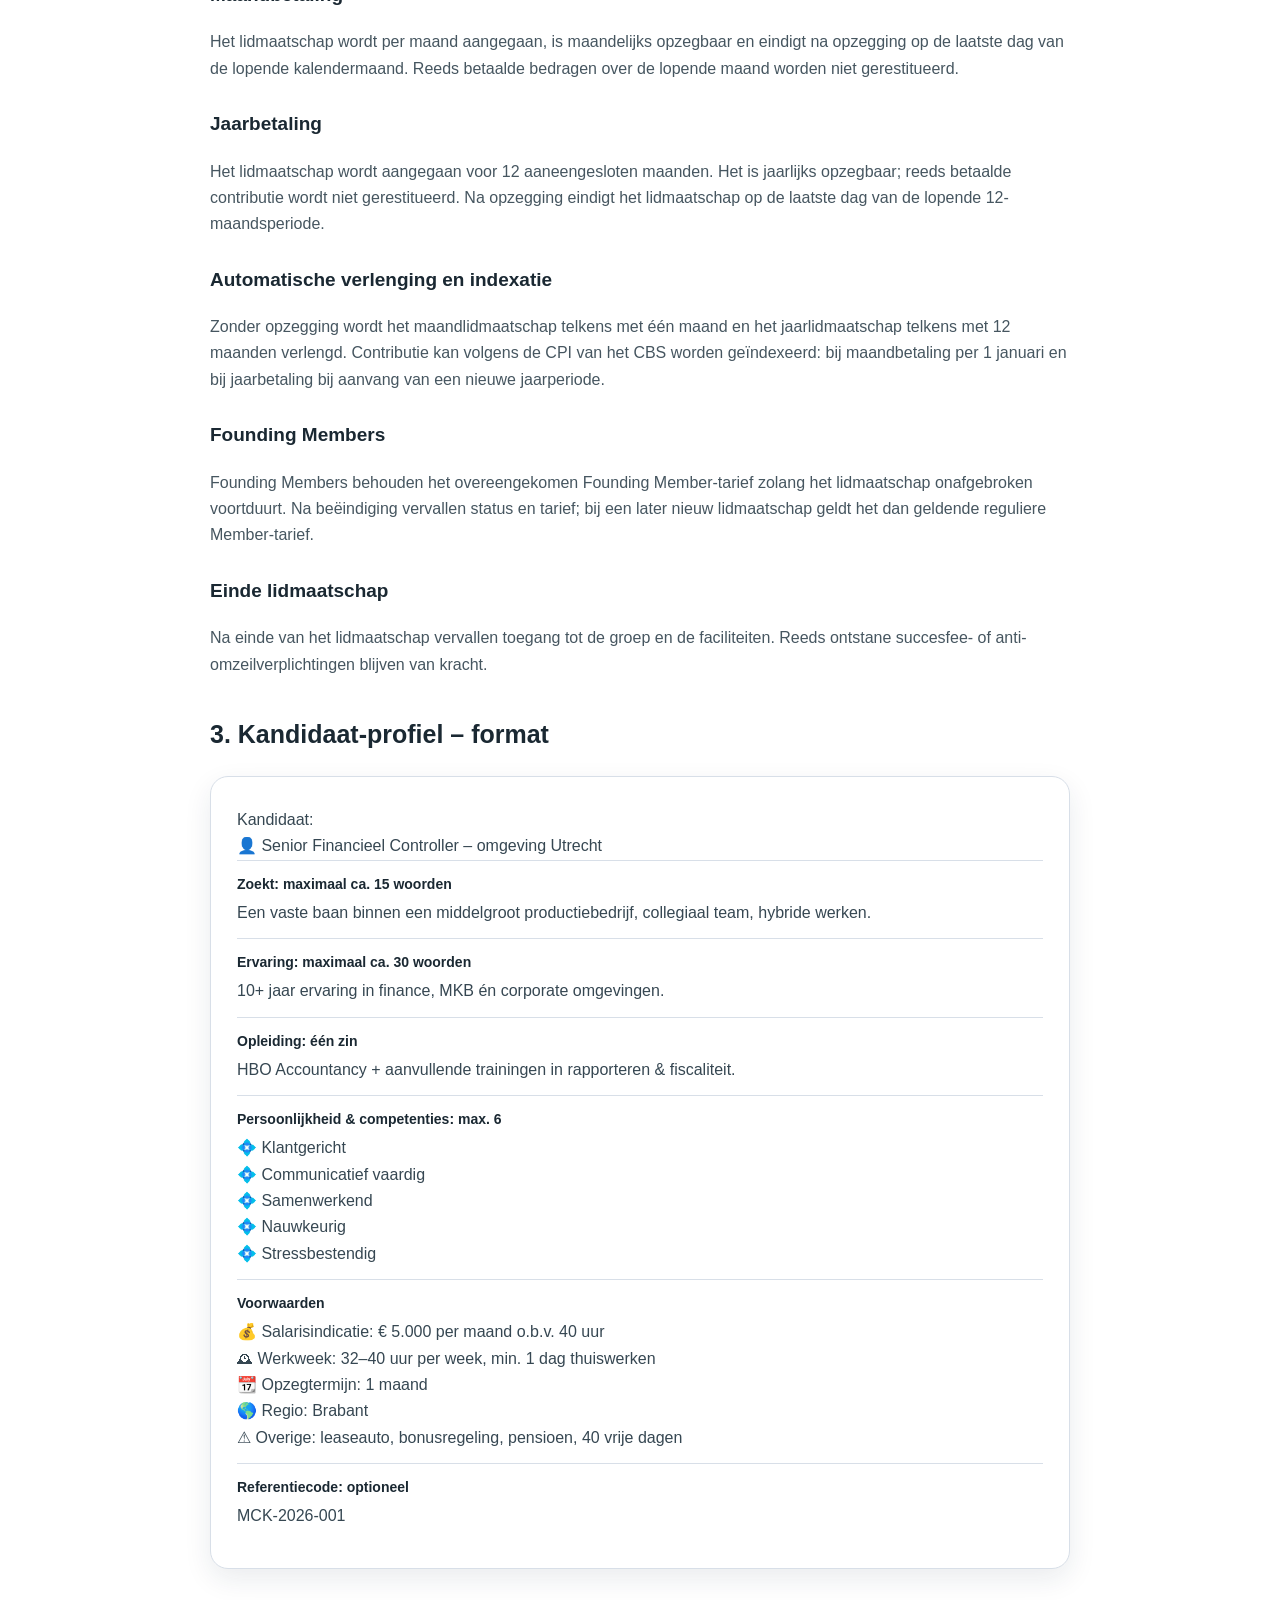
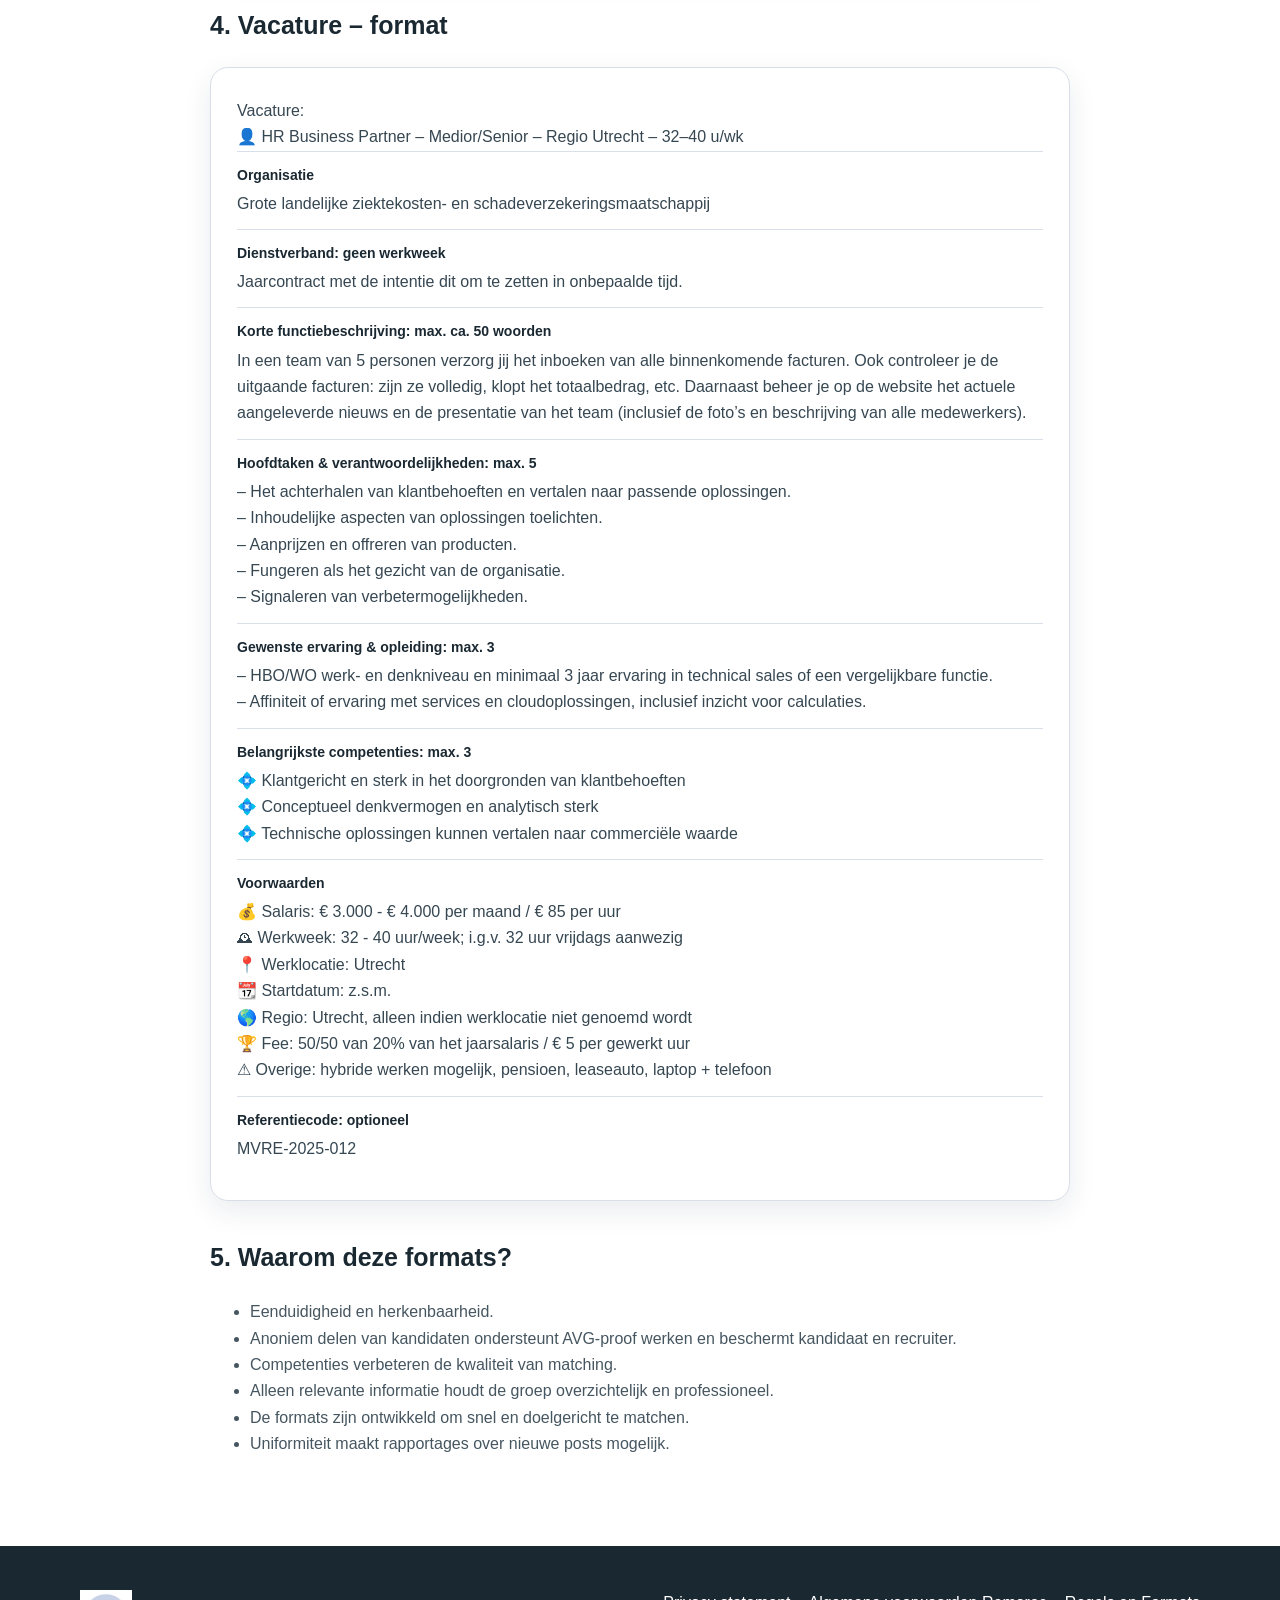
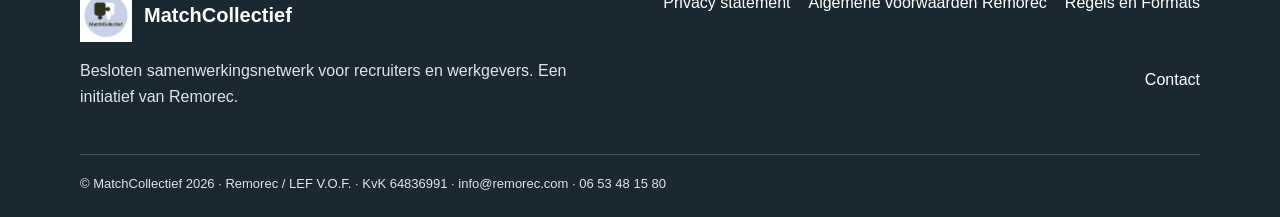
<file: formats.html>
<!doctype html><html lang="nl"><head><meta charset="utf-8"><meta http-equiv="refresh" content="0; url=regels-en-formats.html"><link rel="canonical" href="regels-en-formats.html"><title>Regels en Formats | MatchCollectief</title></head><body><p>Door naar <a href="regels-en-formats.html">Regels en Formats</a>.</p></body></html>
</file>
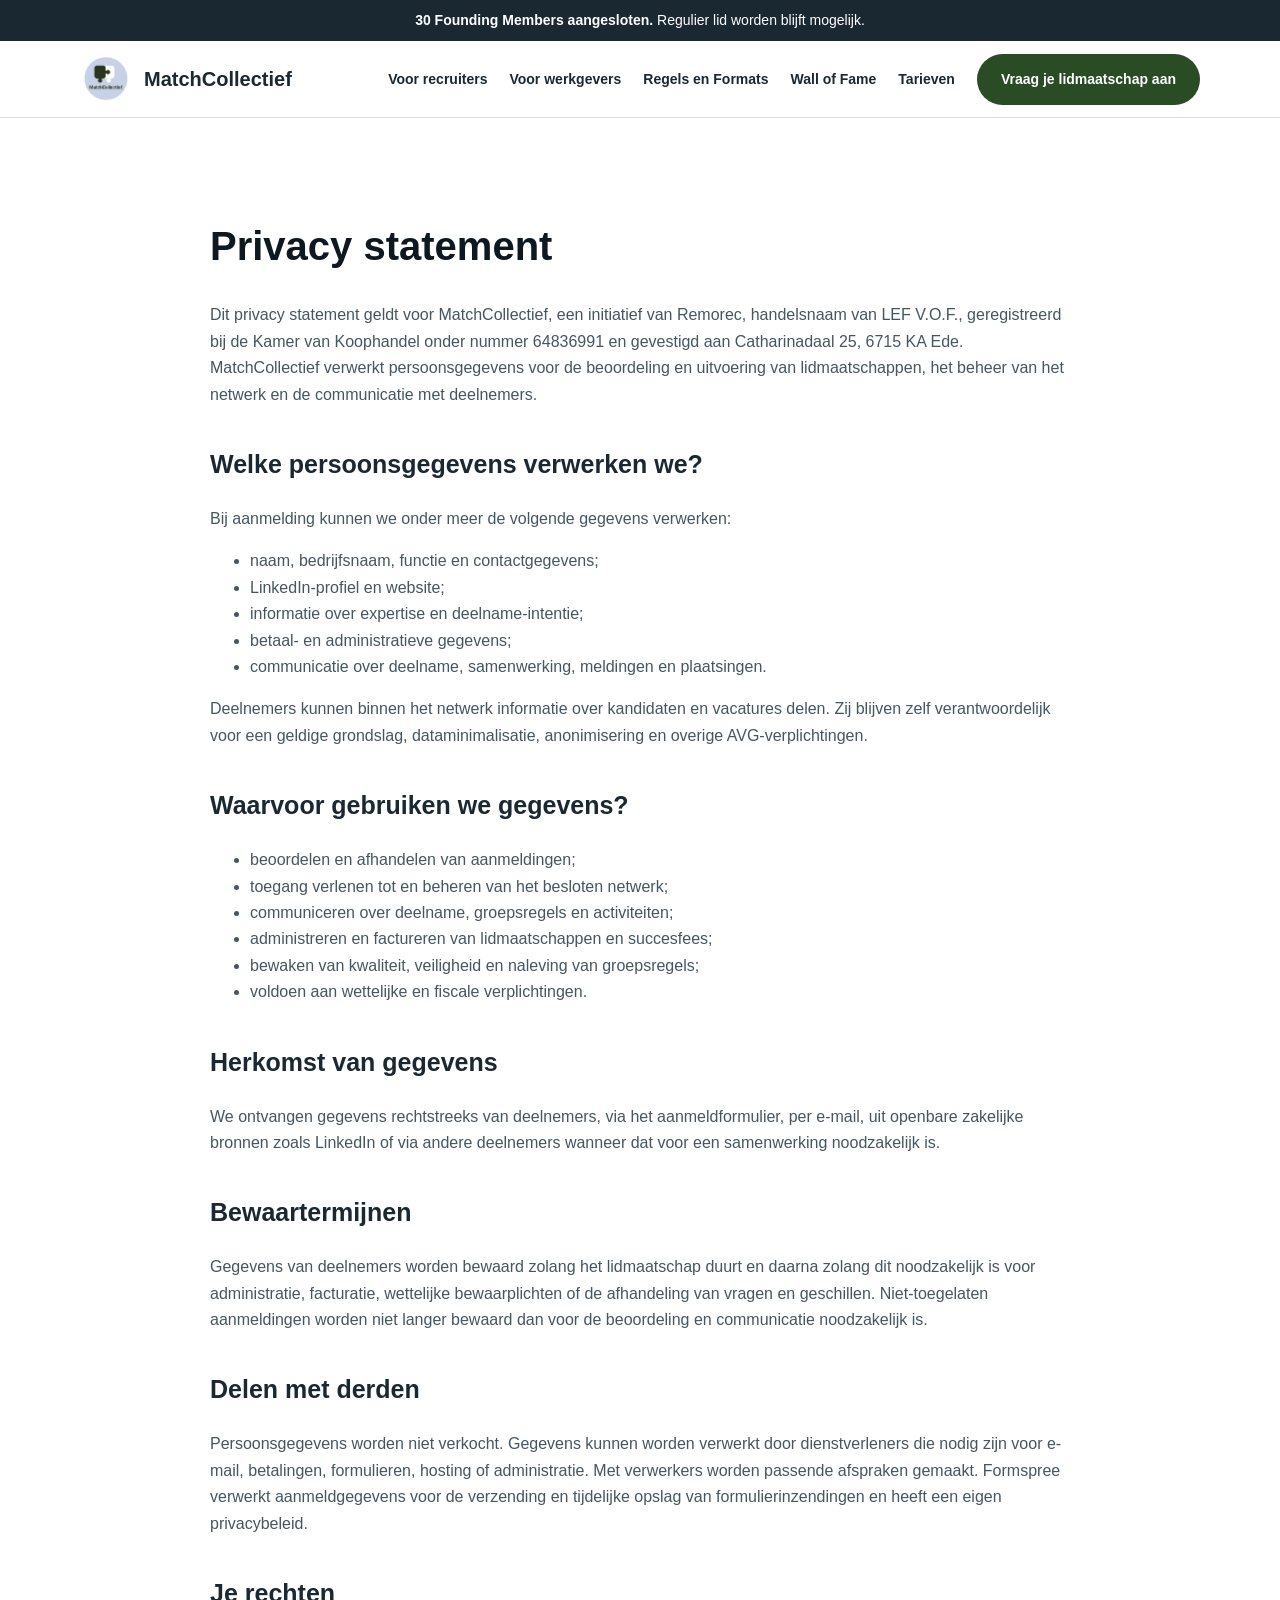
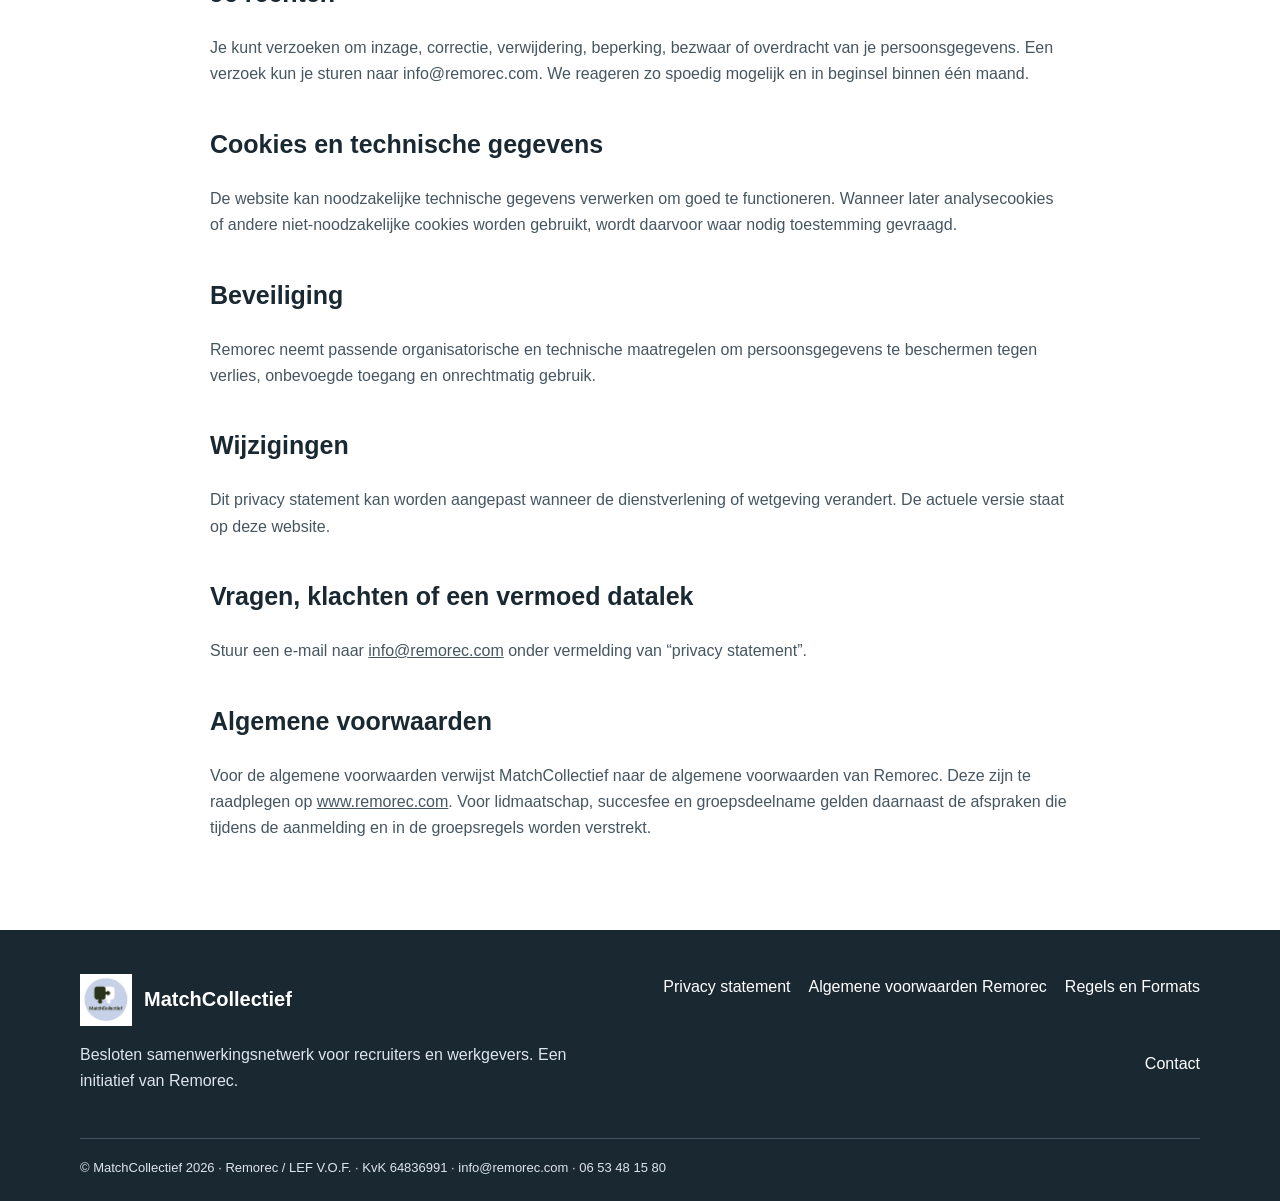
<file: privacy.html>
<!doctype html>
<html lang="nl">
<head>
<meta charset="utf-8">
<meta name="viewport" content="width=device-width,initial-scale=1">
<title>Privacy statement | MatchCollectief</title>
<meta name="description" content="Privacy statement van MatchCollectief en Remorec.">
<link rel="stylesheet" href="assets/style.css">
<link rel="icon" href="assets/matchcollectief-logo.webp">
<meta name="theme-color" content="#C5D0E0">
</head>
<body>

<div class="topbar"><strong>30 Founding Members aangesloten.</strong> Regulier lid worden blijft mogelijk.</div>
<nav>
  <div class="wrap nav-inner">
    <a class="brand" href="index.html"><img src="assets/matchcollectief-logo.webp" alt="Logo MatchCollectief"><span>MatchCollectief</span></a>
    <button class="menu-toggle" aria-label="Menu openen">☰</button>
    <div class="nav-links">
      <a href="voor-recruiters.html">Voor recruiters</a>
      <a href="voor-werkgevers.html">Voor werkgevers</a>
      <a href="regels-en-formats.html">Regels en Formats</a>
      <a href="wall-of-fame.html">Wall of Fame</a>
      <a href="index.html#tarieven">Tarieven</a>
      <a class="btn btn-green" href="aanmelden.html">Vraag je lidmaatschap aan</a>
    </div>
  </div>
</nav>


<section><div class="wrap legal">
<h1>Privacy statement</h1>
<p>Dit privacy statement geldt voor MatchCollectief, een initiatief van Remorec, handelsnaam van LEF V.O.F., geregistreerd bij de Kamer van Koophandel onder nummer 64836991 en gevestigd aan Catharinadaal 25, 6715 KA Ede. MatchCollectief verwerkt persoonsgegevens voor de beoordeling en uitvoering van lidmaatschappen, het beheer van het netwerk en de communicatie met deelnemers.</p>

<h2>Welke persoonsgegevens verwerken we?</h2>
<p>Bij aanmelding kunnen we onder meer de volgende gegevens verwerken:</p>
<ul>
<li>naam, bedrijfsnaam, functie en contactgegevens;</li>
<li>LinkedIn-profiel en website;</li>
<li>informatie over expertise en deelname-intentie;</li>
<li>betaal- en administratieve gegevens;</li>
<li>communicatie over deelname, samenwerking, meldingen en plaatsingen.</li>
</ul>
<p>Deelnemers kunnen binnen het netwerk informatie over kandidaten en vacatures delen. Zij blijven zelf verantwoordelijk voor een geldige grondslag, dataminimalisatie, anonimisering en overige AVG-verplichtingen.</p>

<h2>Waarvoor gebruiken we gegevens?</h2>
<ul>
<li>beoordelen en afhandelen van aanmeldingen;</li>
<li>toegang verlenen tot en beheren van het besloten netwerk;</li>
<li>communiceren over deelname, groepsregels en activiteiten;</li>
<li>administreren en factureren van lidmaatschappen en succesfees;</li>
<li>bewaken van kwaliteit, veiligheid en naleving van groepsregels;</li>
<li>voldoen aan wettelijke en fiscale verplichtingen.</li>
</ul>

<h2>Herkomst van gegevens</h2>
<p>We ontvangen gegevens rechtstreeks van deelnemers, via het aanmeldformulier, per e-mail, uit openbare zakelijke bronnen zoals LinkedIn of via andere deelnemers wanneer dat voor een samenwerking noodzakelijk is.</p>

<h2>Bewaartermijnen</h2>
<p>Gegevens van deelnemers worden bewaard zolang het lidmaatschap duurt en daarna zolang dit noodzakelijk is voor administratie, facturatie, wettelijke bewaarplichten of de afhandeling van vragen en geschillen. Niet-toegelaten aanmeldingen worden niet langer bewaard dan voor de beoordeling en communicatie noodzakelijk is.</p>

<h2>Delen met derden</h2>
<p>Persoonsgegevens worden niet verkocht. Gegevens kunnen worden verwerkt door dienstverleners die nodig zijn voor e-mail, betalingen, formulieren, hosting of administratie. Met verwerkers worden passende afspraken gemaakt. Formspree verwerkt aanmeldgegevens voor de verzending en tijdelijke opslag van formulierinzendingen en heeft een eigen privacybeleid.</p>

<h2>Je rechten</h2>
<p>Je kunt verzoeken om inzage, correctie, verwijdering, beperking, bezwaar of overdracht van je persoonsgegevens. Een verzoek kun je sturen naar info@remorec.com. We reageren zo spoedig mogelijk en in beginsel binnen één maand.</p>

<h2>Cookies en technische gegevens</h2>
<p>De website kan noodzakelijke technische gegevens verwerken om goed te functioneren. Wanneer later analysecookies of andere niet-noodzakelijke cookies worden gebruikt, wordt daarvoor waar nodig toestemming gevraagd.</p>

<h2>Beveiliging</h2>
<p>Remorec neemt passende organisatorische en technische maatregelen om persoonsgegevens te beschermen tegen verlies, onbevoegde toegang en onrechtmatig gebruik.</p>

<h2>Wijzigingen</h2>
<p>Dit privacy statement kan worden aangepast wanneer de dienstverlening of wetgeving verandert. De actuele versie staat op deze website.</p>

<h2>Vragen, klachten of een vermoed datalek</h2>
<p>Stuur een e-mail naar <a href="mailto:info@remorec.com">info@remorec.com</a> onder vermelding van “privacy statement”.</p>

<h2>Algemene voorwaarden</h2>
<p>Voor de algemene voorwaarden verwijst MatchCollectief naar de algemene voorwaarden van Remorec. Deze zijn te raadplegen op <a href="https://www.remorec.com/" target="_blank" rel="noopener">www.remorec.com</a>. Voor lidmaatschap, succesfee en groepsdeelname gelden daarnaast de afspraken die tijdens de aanmelding en in de groepsregels worden verstrekt.</p>
</div></section>


<footer>
  <div class="wrap">
    <div class="footer-grid">
      <div>
        <a class="brand" style="color:#fff" href="index.html"><img src="assets/matchcollectief-logo.webp" alt=""><span>MatchCollectief</span></a>
        <p>Besloten samenwerkingsnetwerk voor recruiters en werkgevers. Een initiatief van Remorec.</p>
      </div>
      <div class="footer-links">
        <a href="privacy.html">Privacy statement</a>
        <a href="https://www.remorec.com/" target="_blank" rel="noopener">Algemene voorwaarden Remorec</a>
        <a href="regels-en-formats.html">Regels en Formats</a>
        <a href="mailto:info@remorec.com">Contact</a>
      </div>
    </div>
    <div class="copyright">© MatchCollectief 2026 · Remorec / LEF V.O.F. · KvK 64836991 · info@remorec.com · 06 53 48 15 80</div>
  </div>
</footer>
<script src="assets/site.js"></script>

</body>
</html>
</file>
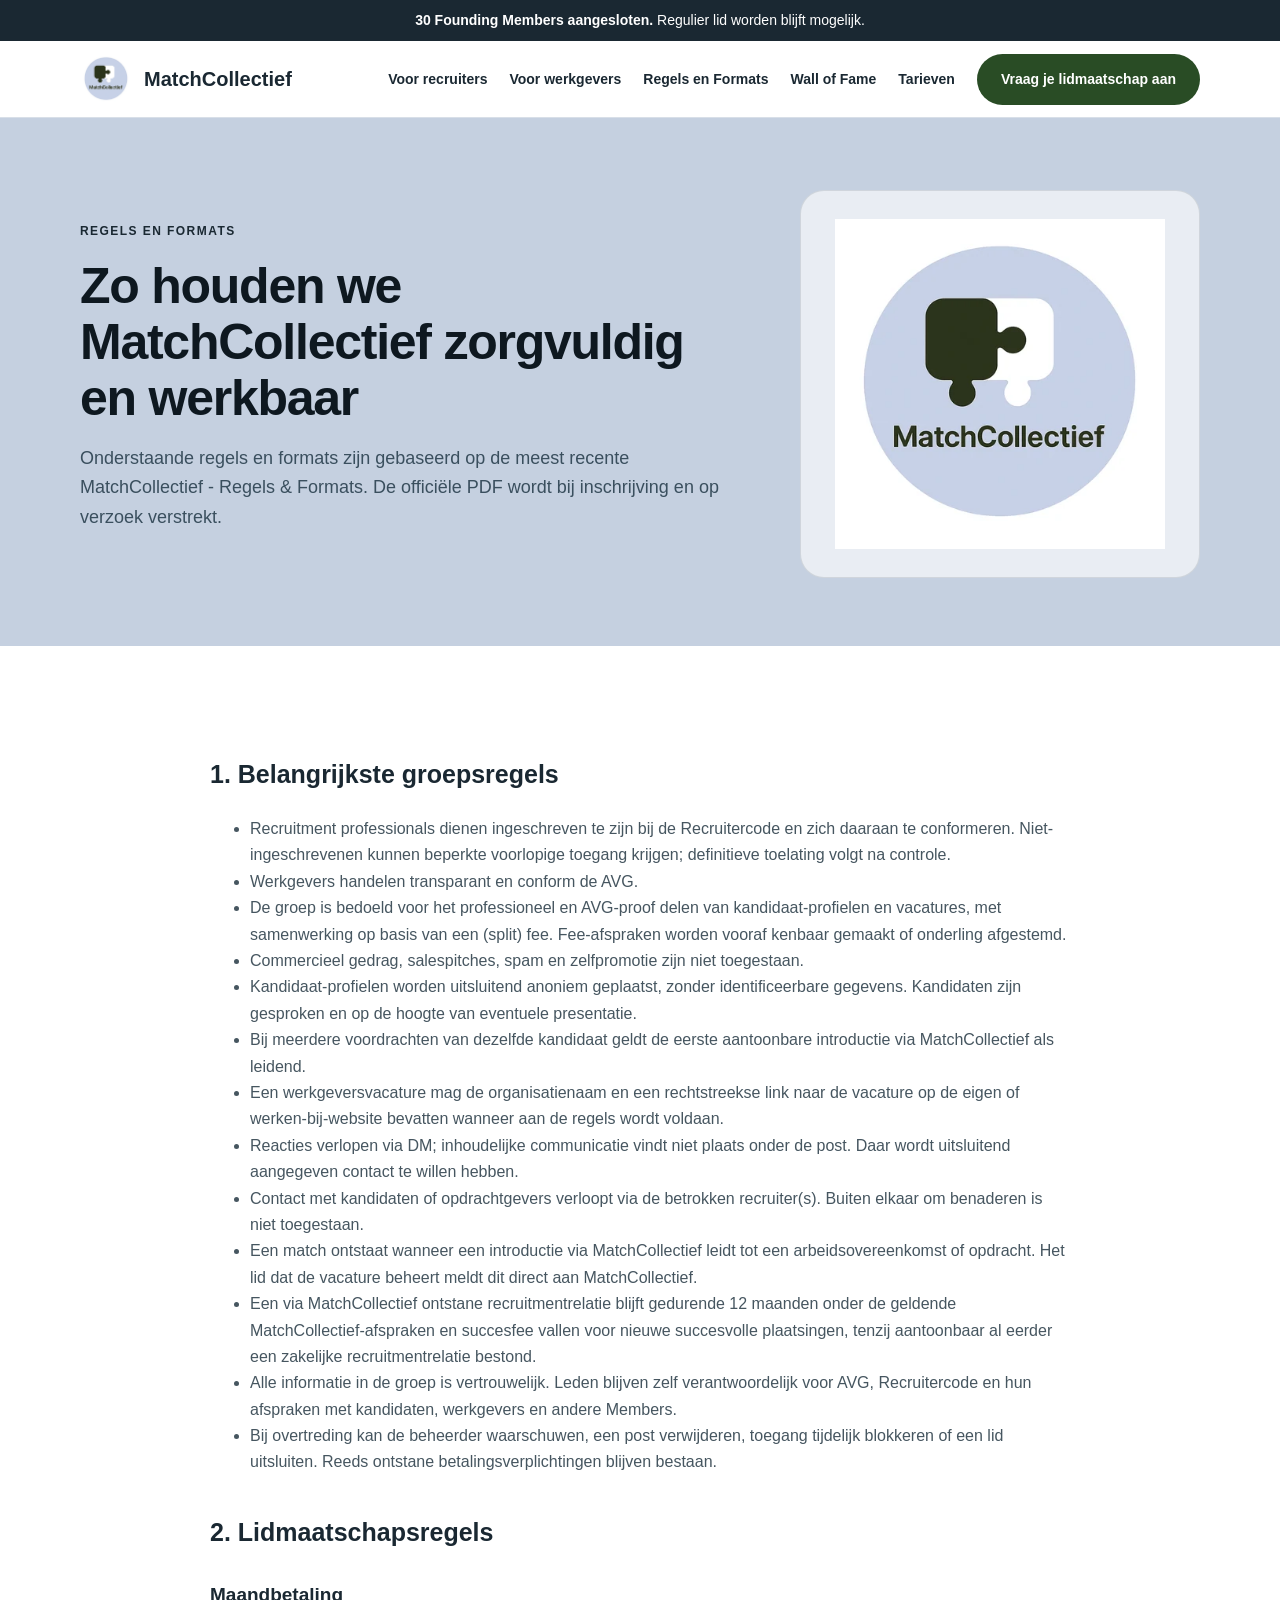
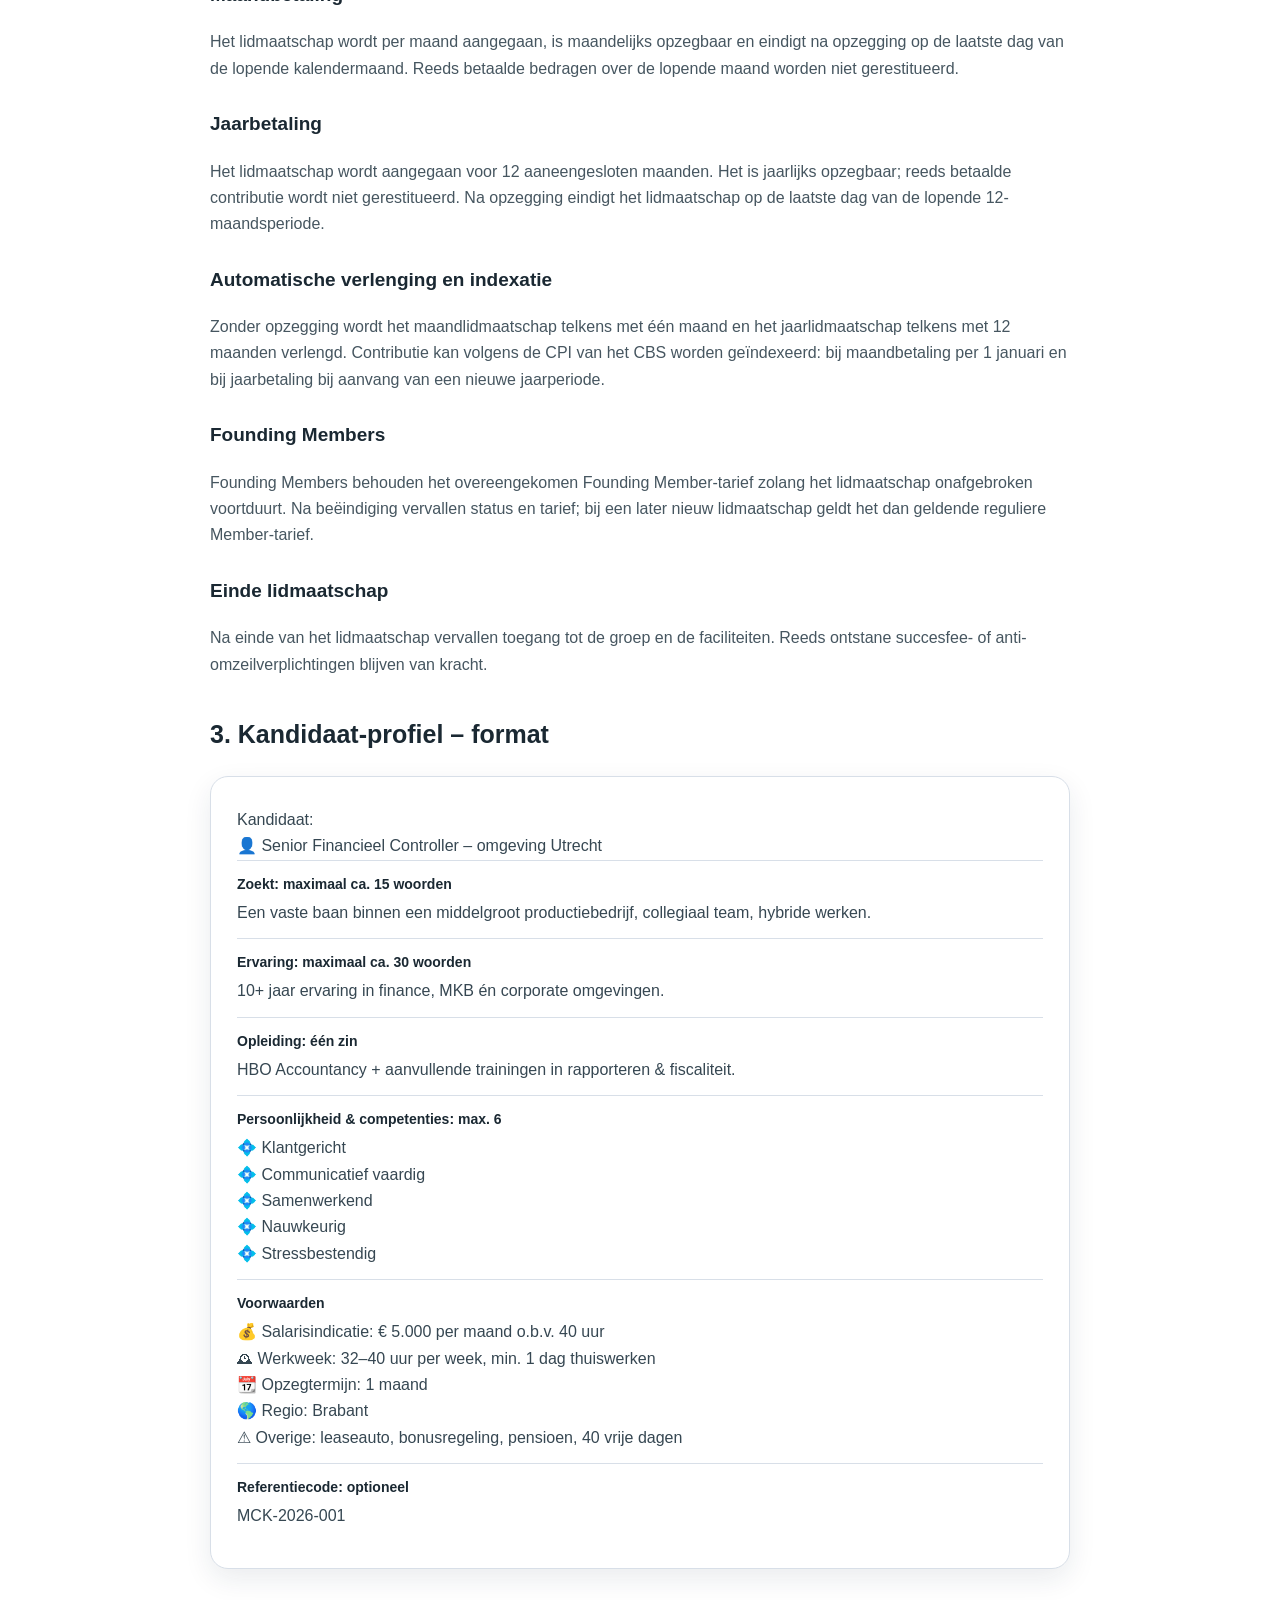
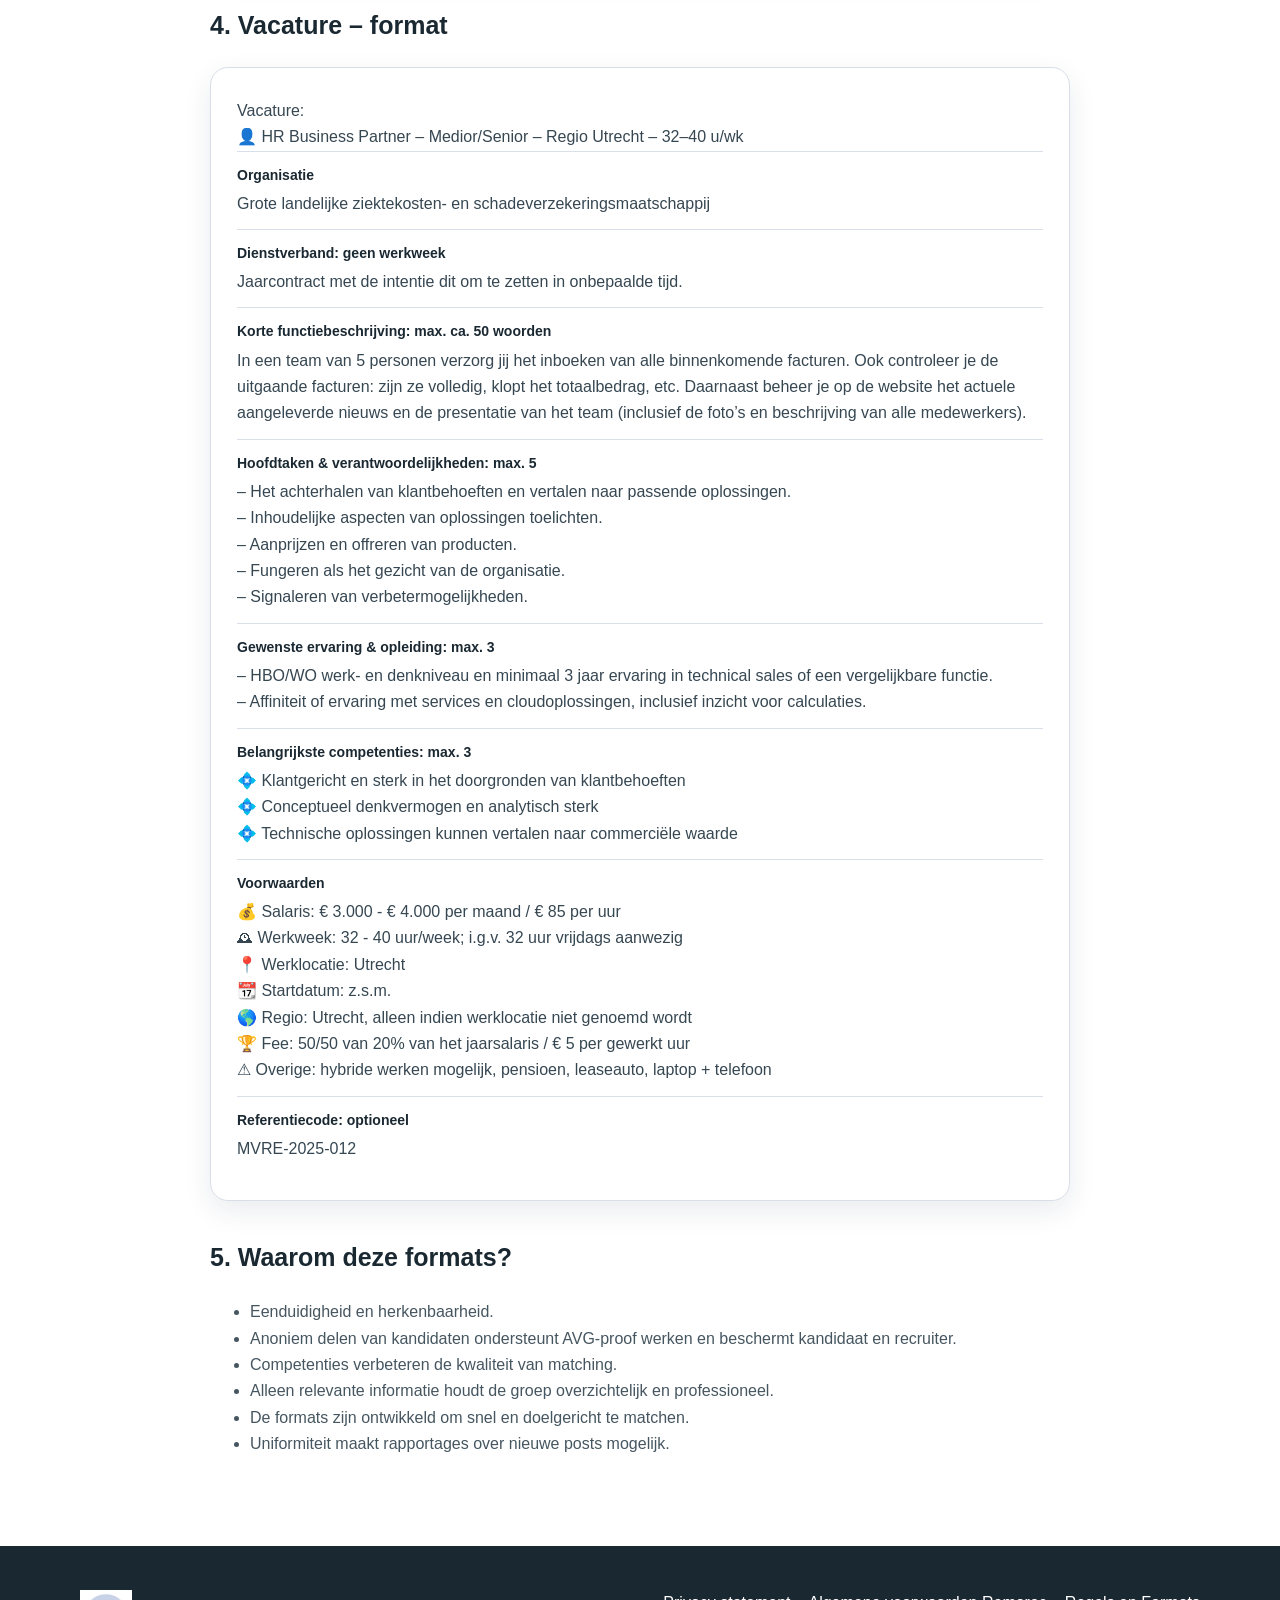
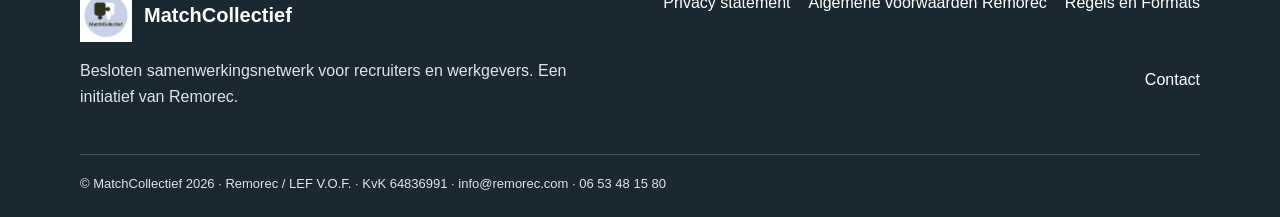
<file: regels-en-formats.html>
<!doctype html><html lang="nl"><head><meta charset="utf-8"><meta name="viewport" content="width=device-width,initial-scale=1"><title>Regels en Formats | MatchCollectief</title><meta name="description" content="Actuele groepsregels, lidmaatschapsregels en formats van MatchCollectief, versie augustus 2026."><link rel="stylesheet" href="assets/style.css"><link rel="icon" href="assets/matchcollectief-logo.webp"><meta name="theme-color" content="#C5D0E0"></head><body><div class="topbar"><strong>30 Founding Members aangesloten.</strong> Regulier lid worden blijft mogelijk.</div>
<nav><div class="wrap nav-inner">
<a class="brand" href="index.html"><img src="assets/matchcollectief-logo.webp" alt="Logo MatchCollectief"><span>MatchCollectief</span></a>
<button class="menu-toggle" aria-label="Menu openen">☰</button>
<div class="nav-links">
<a href="voor-recruiters.html">Voor recruiters</a><a href="voor-werkgevers.html">Voor werkgevers</a><a href="regels-en-formats.html">Regels en Formats</a><a href="wall-of-fame.html">Wall of Fame</a><a href="index.html#tarieven">Tarieven</a><a class="btn btn-green" href="aanmelden.html">Vraag je lidmaatschap aan</a>
</div></div></nav><header class="hero"><div class="wrap hero-grid"><div><span class="eyebrow">REGELS EN FORMATS</span><h1>Zo houden we MatchCollectief zorgvuldig en werkbaar</h1><p class="lead">Onderstaande regels en formats zijn gebaseerd op de meest recente MatchCollectief - Regels &amp; Formats. De officiële PDF wordt bij inschrijving en op verzoek verstrekt.</p></div><div class="logo-panel"><img src="assets/matchcollectief-logo.webp" alt="MatchCollectief"></div></div></header>
<section><div class="wrap legal"><h2>1. Belangrijkste groepsregels</h2><ul>
<li>Recruitment professionals dienen ingeschreven te zijn bij de Recruitercode en zich daaraan te conformeren. Niet-ingeschrevenen kunnen beperkte voorlopige toegang krijgen; definitieve toelating volgt na controle.</li>
<li>Werkgevers handelen transparant en conform de AVG.</li>
<li>De groep is bedoeld voor het professioneel en AVG-proof delen van kandidaat-profielen en vacatures, met samenwerking op basis van een (split) fee. Fee-afspraken worden vooraf kenbaar gemaakt of onderling afgestemd.</li>
<li>Commercieel gedrag, salespitches, spam en zelfpromotie zijn niet toegestaan.</li>
<li>Kandidaat-profielen worden uitsluitend anoniem geplaatst, zonder identificeerbare gegevens. Kandidaten zijn gesproken en op de hoogte van eventuele presentatie.</li>
<li>Bij meerdere voordrachten van dezelfde kandidaat geldt de eerste aantoonbare introductie via MatchCollectief als leidend.</li>
<li>Een werkgeversvacature mag de organisatienaam en een rechtstreekse link naar de vacature op de eigen of werken-bij-website bevatten wanneer aan de regels wordt voldaan.</li>
<li>Reacties verlopen via DM; inhoudelijke communicatie vindt niet plaats onder de post. Daar wordt uitsluitend aangegeven contact te willen hebben.</li>
<li>Contact met kandidaten of opdrachtgevers verloopt via de betrokken recruiter(s). Buiten elkaar om benaderen is niet toegestaan.</li>
<li>Een match ontstaat wanneer een introductie via MatchCollectief leidt tot een arbeidsovereenkomst of opdracht. Het lid dat de vacature beheert meldt dit direct aan MatchCollectief.</li>
<li>Een via MatchCollectief ontstane recruitmentrelatie blijft gedurende 12 maanden onder de geldende MatchCollectief-afspraken en succesfee vallen voor nieuwe succesvolle plaatsingen, tenzij aantoonbaar al eerder een zakelijke recruitmentrelatie bestond.</li>
<li>Alle informatie in de groep is vertrouwelijk. Leden blijven zelf verantwoordelijk voor AVG, Recruitercode en hun afspraken met kandidaten, werkgevers en andere Members.</li>
<li>Bij overtreding kan de beheerder waarschuwen, een post verwijderen, toegang tijdelijk blokkeren of een lid uitsluiten. Reeds ontstane betalingsverplichtingen blijven bestaan.</li>
</ul>
<h2>2. Lidmaatschapsregels</h2><h3>Maandbetaling</h3><p>Het lidmaatschap wordt per maand aangegaan, is maandelijks opzegbaar en eindigt na opzegging op de laatste dag van de lopende kalendermaand. Reeds betaalde bedragen over de lopende maand worden niet gerestitueerd.</p><h3>Jaarbetaling</h3><p>Het lidmaatschap wordt aangegaan voor 12 aaneengesloten maanden. Het is jaarlijks opzegbaar; reeds betaalde contributie wordt niet gerestitueerd. Na opzegging eindigt het lidmaatschap op de laatste dag van de lopende 12-maandsperiode.</p><h3>Automatische verlenging en indexatie</h3><p>Zonder opzegging wordt het maandlidmaatschap telkens met één maand en het jaarlidmaatschap telkens met 12 maanden verlengd. Contributie kan volgens de CPI van het CBS worden geïndexeerd: bij maandbetaling per 1 januari en bij jaarbetaling bij aanvang van een nieuwe jaarperiode.</p><h3>Founding Members</h3><p>Founding Members behouden het overeengekomen Founding Member-tarief zolang het lidmaatschap onafgebroken voortduurt. Na beëindiging vervallen status en tarief; bij een later nieuw lidmaatschap geldt het dan geldende reguliere Member-tarief.</p><h3>Einde lidmaatschap</h3><p>Na einde van het lidmaatschap vervallen toegang tot de groep en de faciliteiten. Reeds ontstane succesfee- of anti-omzeilverplichtingen blijven van kracht.</p>
<h2 id="kandidaat">3. Kandidaat-profiel – format</h2><div class="format-card"><div class="format-copy">Kandidaat:
👤 Senior Financieel Controller – omgeving Utrecht</div><div class="format-block"><div class="format-label">Zoekt: maximaal ca. 15 woorden</div><div class="format-copy">Een vaste baan binnen een middelgroot productiebedrijf, collegiaal team, hybride werken.</div></div><div class="format-block"><div class="format-label">Ervaring: maximaal ca. 30 woorden</div><div class="format-copy">10+ jaar ervaring in finance, MKB én corporate omgevingen.</div></div><div class="format-block"><div class="format-label">Opleiding: één zin</div><div class="format-copy">HBO Accountancy + aanvullende trainingen in rapporteren & fiscaliteit.</div></div><div class="format-block"><div class="format-label">Persoonlijkheid & competenties: max. 6</div><div class="format-copy">💠 Klantgericht
💠 Communicatief vaardig
💠 Samenwerkend
💠 Nauwkeurig
💠 Stressbestendig</div></div><div class="format-block"><div class="format-label">Voorwaarden</div><div class="format-copy">💰 Salarisindicatie: € 5.000 per maand o.b.v. 40 uur
🕰 Werkweek: 32–40 uur per week, min. 1 dag thuiswerken
📆 Opzegtermijn: 1 maand
🌎 Regio: Brabant
⚠ Overige: leaseauto, bonusregeling, pensioen, 40 vrije dagen</div></div><div class="format-block"><div class="format-label">Referentiecode: optioneel</div><div class="format-copy">MCK-2026-001</div></div></div>
<h2 id="vacature">4. Vacature – format</h2><div class="format-card"><div class="format-copy">Vacature:
👤 HR Business Partner – Medior/Senior – Regio Utrecht – 32–40 u/wk</div><div class="format-block"><div class="format-label">Organisatie</div><div class="format-copy">Grote landelijke ziektekosten- en schadeverzekeringsmaatschappij</div></div><div class="format-block"><div class="format-label">Dienstverband: geen werkweek</div><div class="format-copy">Jaarcontract met de intentie dit om te zetten in onbepaalde tijd.</div></div><div class="format-block"><div class="format-label">Korte functiebeschrijving: max. ca. 50 woorden</div><div class="format-copy">In een team van 5 personen verzorg jij het inboeken van alle binnenkomende facturen. Ook controleer je de uitgaande facturen: zijn ze volledig, klopt het totaalbedrag, etc. Daarnaast beheer je op de website het actuele aangeleverde nieuws en de presentatie van het team (inclusief de foto’s en beschrijving van alle medewerkers).</div></div><div class="format-block"><div class="format-label">Hoofdtaken & verantwoordelijkheden: max. 5</div><div class="format-copy">– Het achterhalen van klantbehoeften en vertalen naar passende oplossingen.
– Inhoudelijke aspecten van oplossingen toelichten.
– Aanprijzen en offreren van producten.
– Fungeren als het gezicht van de organisatie.
– Signaleren van verbetermogelijkheden.</div></div><div class="format-block"><div class="format-label">Gewenste ervaring & opleiding: max. 3</div><div class="format-copy">– HBO/WO werk- en denkniveau en minimaal 3 jaar ervaring in technical sales of een vergelijkbare functie.
– Affiniteit of ervaring met services en cloudoplossingen, inclusief inzicht voor calculaties.</div></div><div class="format-block"><div class="format-label">Belangrijkste competenties: max. 3</div><div class="format-copy">💠 Klantgericht en sterk in het doorgronden van klantbehoeften
💠 Conceptueel denkvermogen en analytisch sterk
💠 Technische oplossingen kunnen vertalen naar commerciële waarde</div></div><div class="format-block"><div class="format-label">Voorwaarden</div><div class="format-copy">💰 Salaris: € 3.000 - € 4.000 per maand / € 85 per uur
🕰 Werkweek: 32 - 40 uur/week; i.g.v. 32 uur vrijdags aanwezig
📍 Werklocatie: Utrecht
📆 Startdatum: z.s.m.
🌎 Regio: Utrecht, alleen indien werklocatie niet genoemd wordt
🏆 Fee: 50/50 van 20% van het jaarsalaris / € 5 per gewerkt uur
⚠ Overige: hybride werken mogelijk, pensioen, leaseauto, laptop + telefoon</div></div><div class="format-block"><div class="format-label">Referentiecode: optioneel</div><div class="format-copy">MVRE-2025-012</div></div></div>
<h2>5. Waarom deze formats?</h2><ul><li>Eenduidigheid en herkenbaarheid.</li><li>Anoniem delen van kandidaten ondersteunt AVG-proof werken en beschermt kandidaat en recruiter.</li><li>Competenties verbeteren de kwaliteit van matching.</li><li>Alleen relevante informatie houdt de groep overzichtelijk en professioneel.</li><li>De formats zijn ontwikkeld om snel en doelgericht te matchen.</li><li>Uniformiteit maakt rapportages over nieuwe posts mogelijk.</li></ul></div></section><footer><div class="wrap"><div class="footer-grid"><div><a class="brand" style="color:#fff" href="index.html"><img src="assets/matchcollectief-logo.webp" alt=""><span>MatchCollectief</span></a><p>Besloten samenwerkingsnetwerk voor recruiters en werkgevers. Een initiatief van Remorec.</p></div><div class="footer-links"><a href="privacy.html">Privacy statement</a><a href="https://www.remorec.com/" target="_blank" rel="noopener">Algemene voorwaarden Remorec</a><a href="regels-en-formats.html">Regels en Formats</a><a href="mailto:info@remorec.com">Contact</a></div></div><div class="copyright">© MatchCollectief 2026 · Remorec / LEF V.O.F. · KvK 64836991 · info@remorec.com · 06 53 48 15 80</div></div></footer><script src="assets/site.js"></script></body></html>
</file>
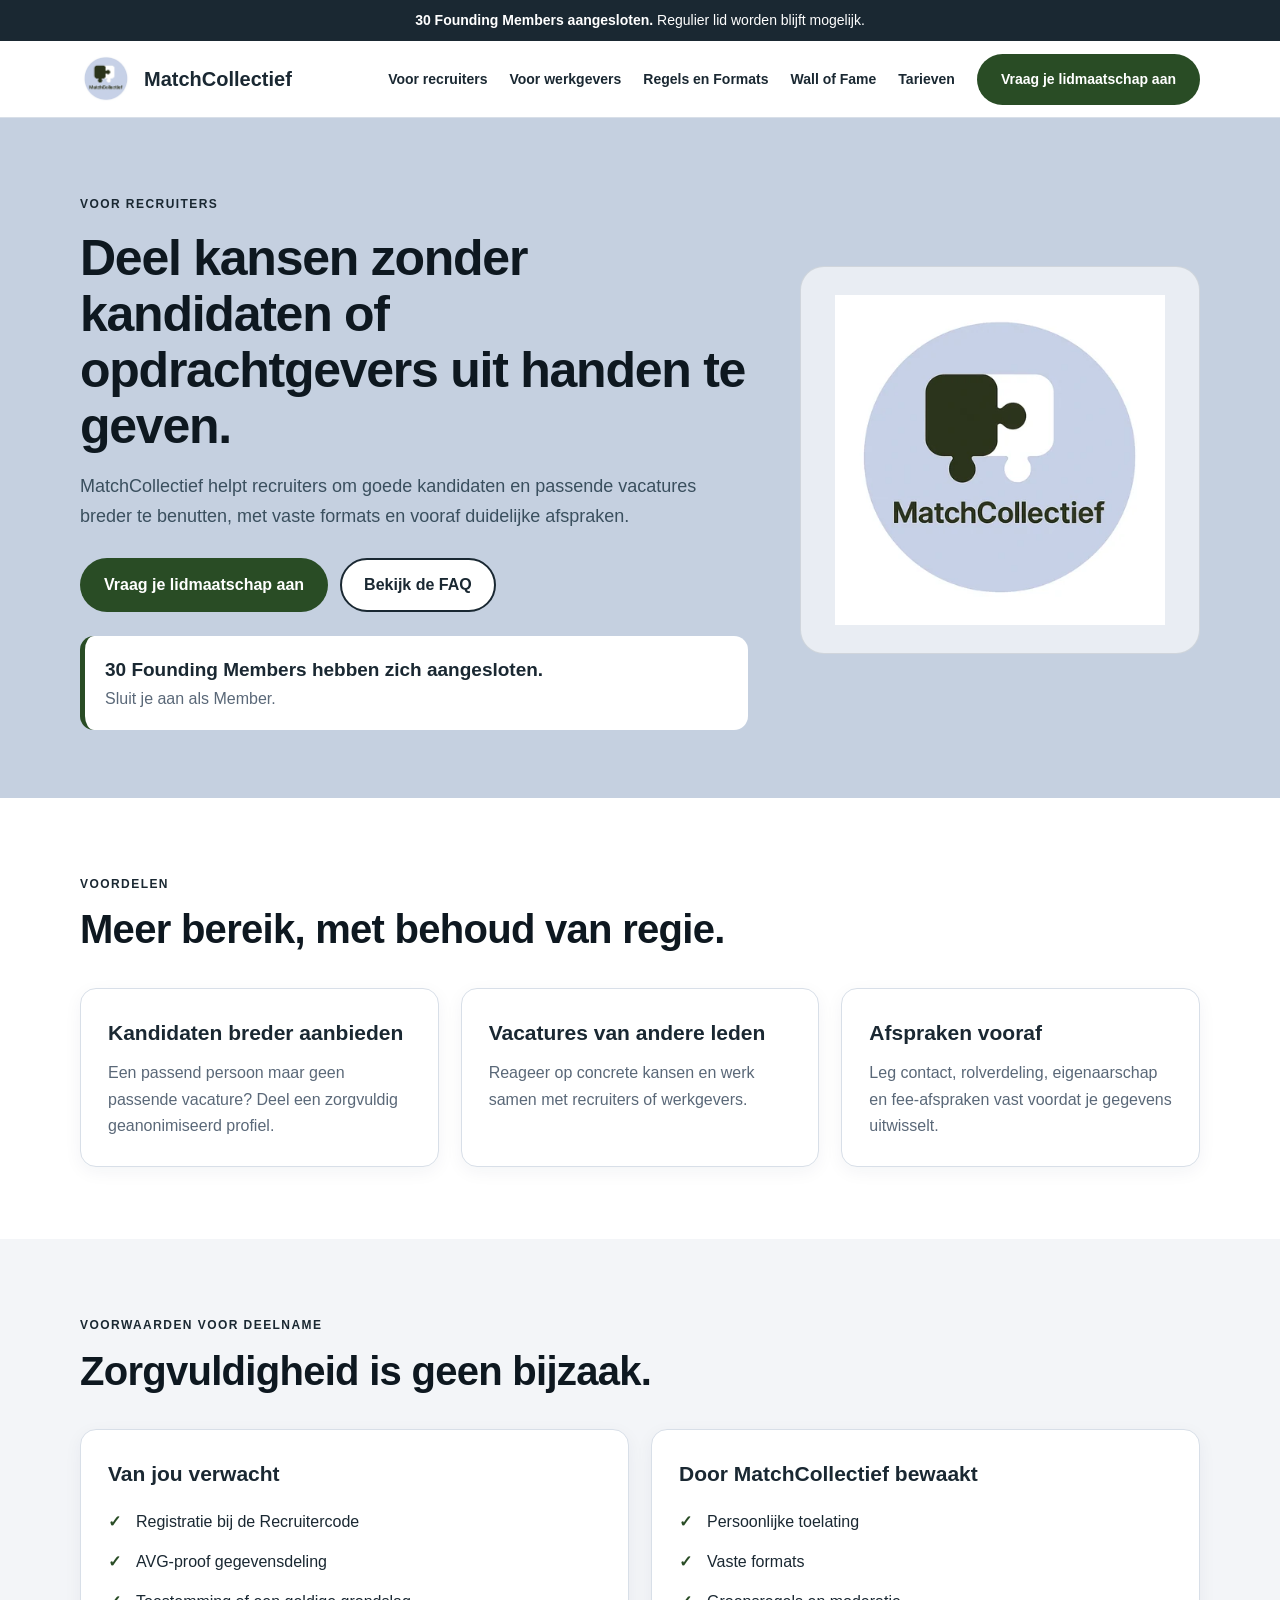
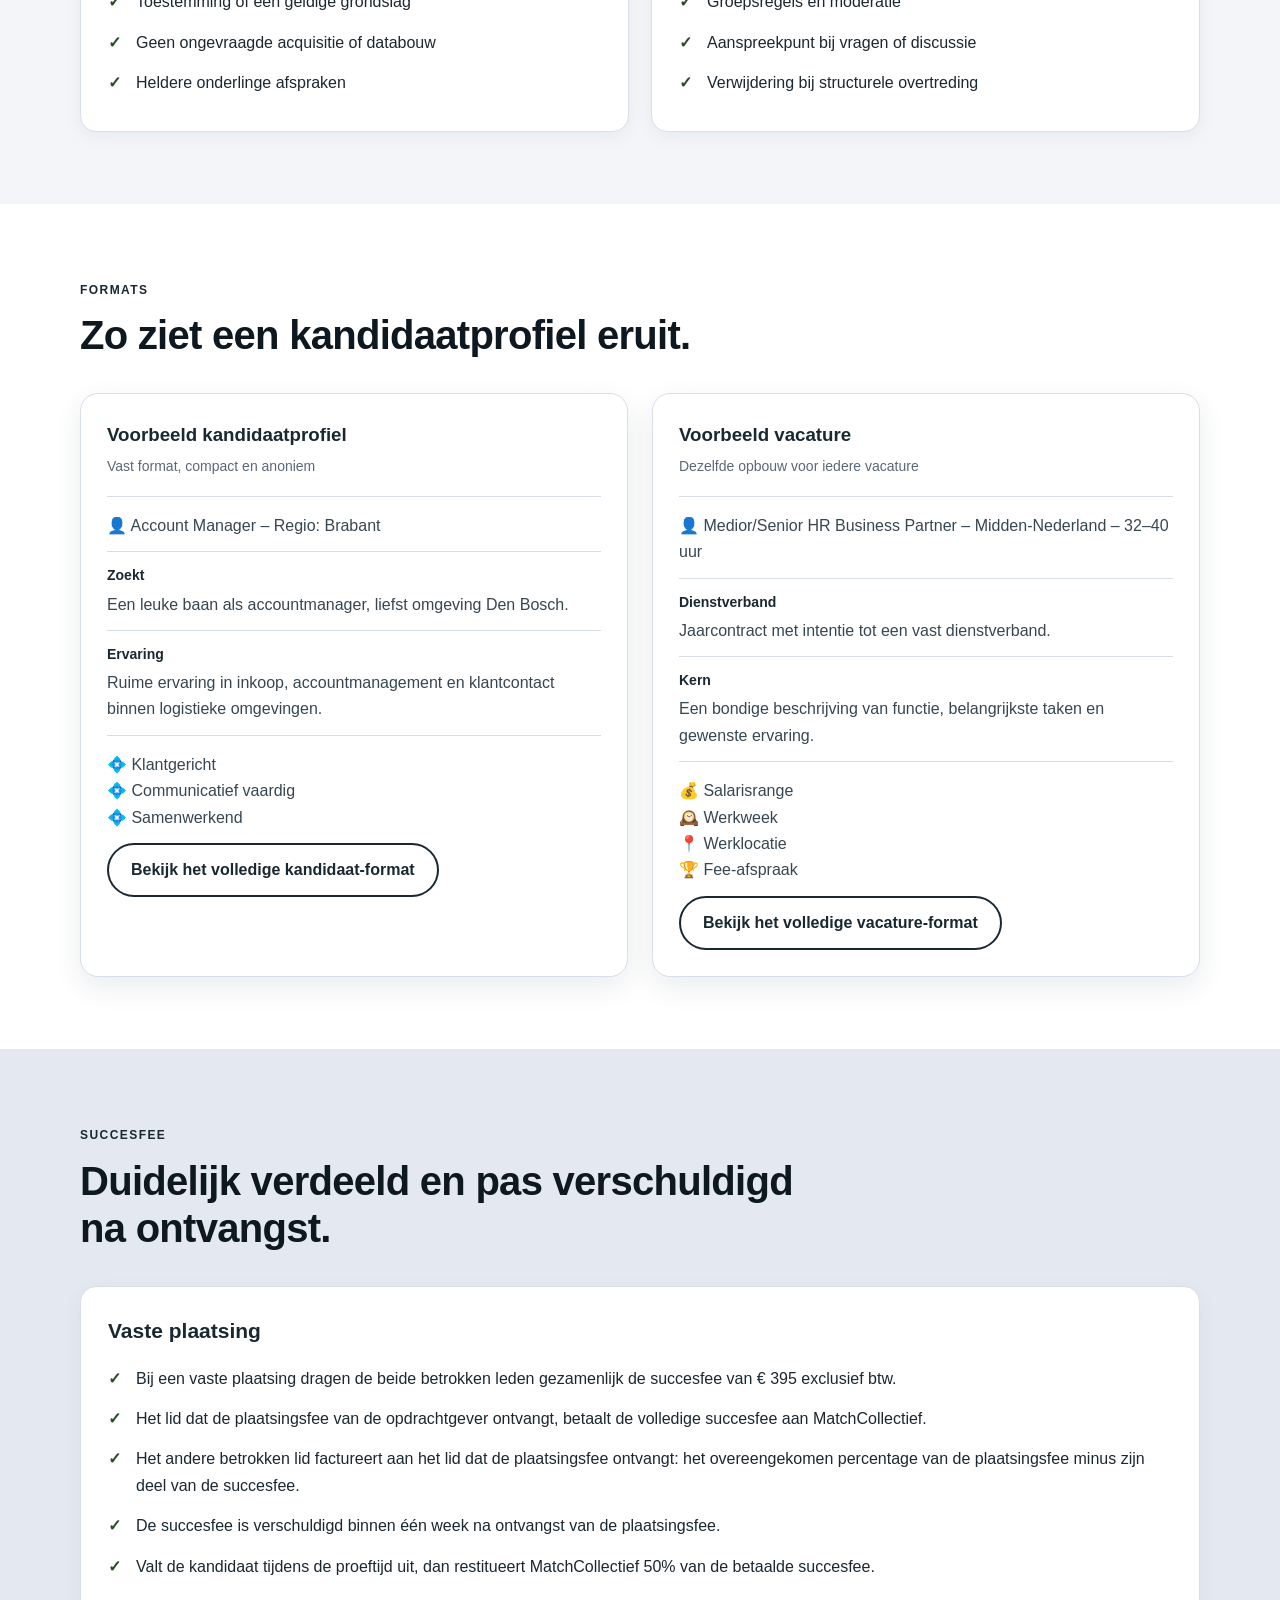
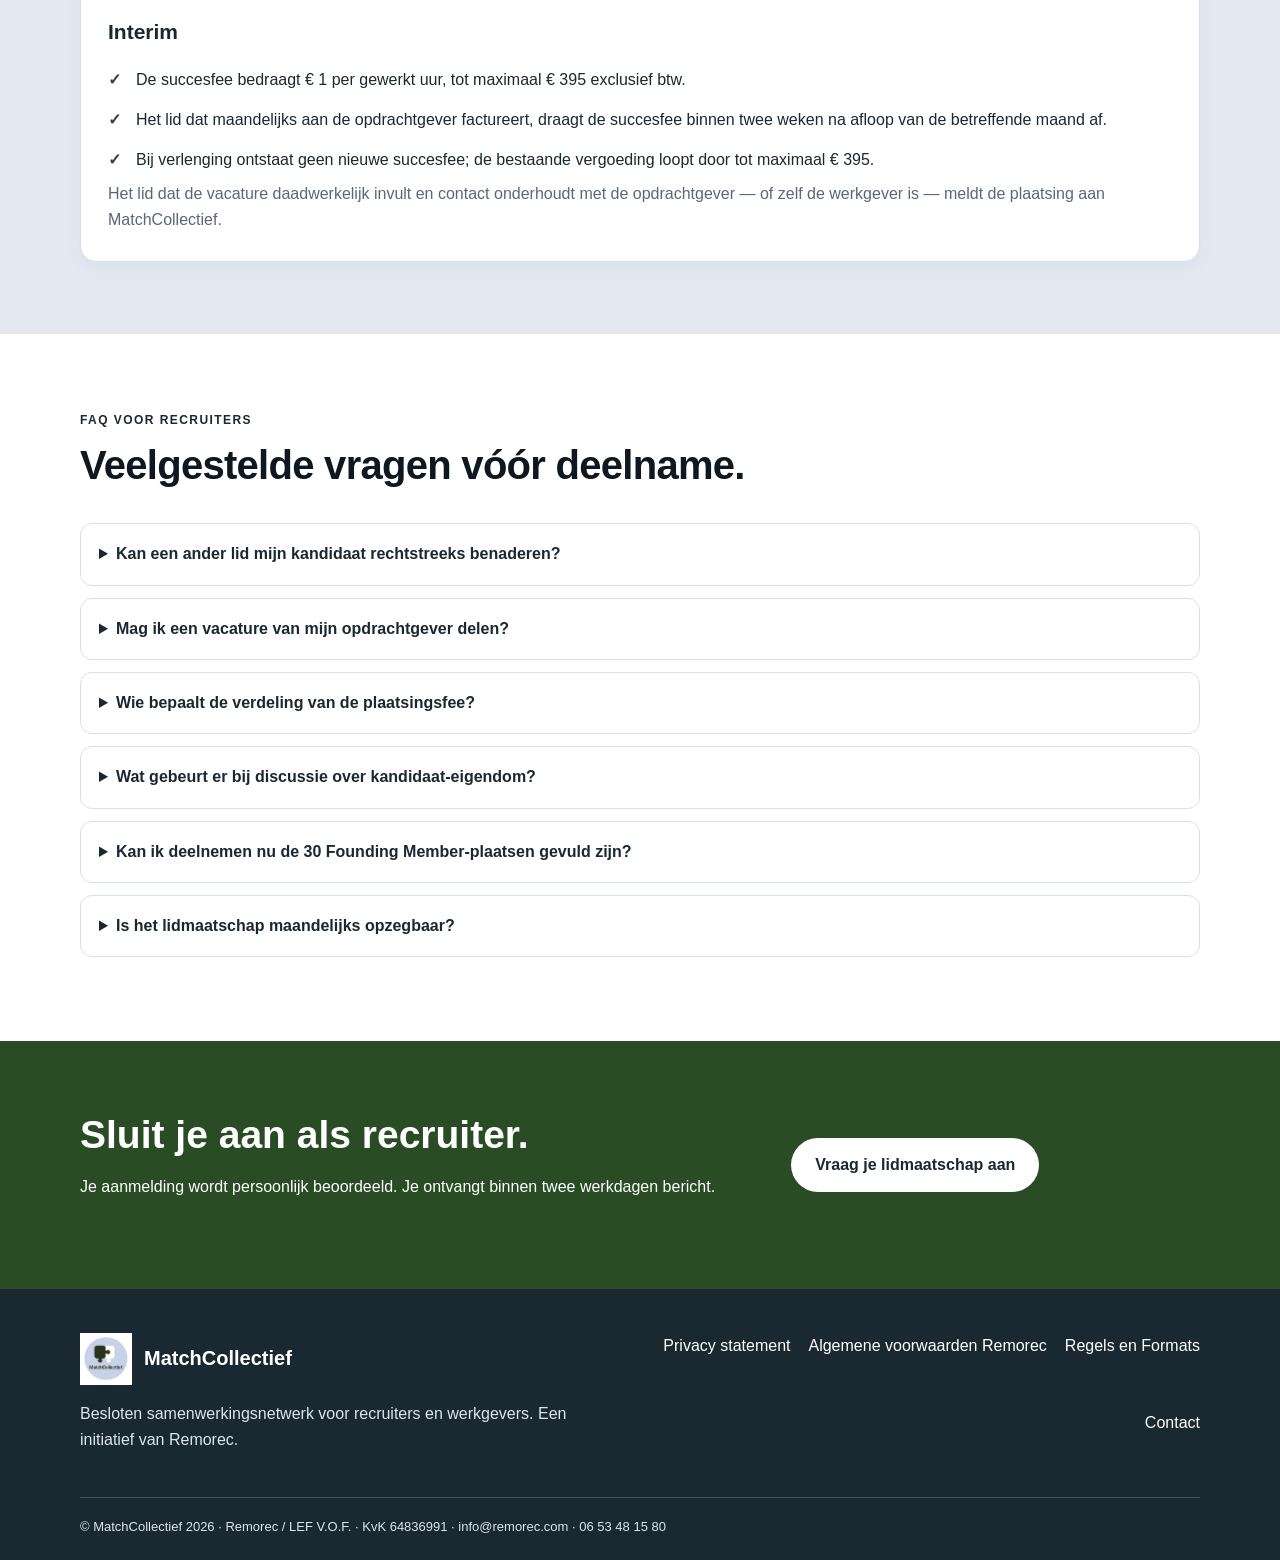
<file: voor-recruiters.html>
<!doctype html>
<html lang="nl">
<head>
<meta charset="utf-8">
<meta name="viewport" content="width=device-width,initial-scale=1">
<title>Voor recruiters | MatchCollectief</title>
<meta name="description" content="Deel kandidaten en vacatures met duidelijke afspraken.">
<link rel="stylesheet" href="assets/style.css">
<link rel="icon" href="assets/matchcollectief-logo.webp">
<meta name="theme-color" content="#C5D0E0">
</head>
<body>

<div class="topbar"><strong>30 Founding Members aangesloten.</strong> Regulier lid worden blijft mogelijk.</div>
<nav>
  <div class="wrap nav-inner">
    <a class="brand" href="index.html"><img src="assets/matchcollectief-logo.webp" alt="Logo MatchCollectief"><span>MatchCollectief</span></a>
    <button class="menu-toggle" aria-label="Menu openen">☰</button>
    <div class="nav-links">
      <a href="voor-recruiters.html">Voor recruiters</a>
      <a href="voor-werkgevers.html">Voor werkgevers</a>
      <a href="regels-en-formats.html">Regels en Formats</a>
      <a href="wall-of-fame.html">Wall of Fame</a>
      <a href="index.html#tarieven">Tarieven</a>
      <a class="btn btn-green" href="aanmelden.html">Vraag je lidmaatschap aan</a>
    </div>
  </div>
</nav>


<header class="hero">
<div class="wrap hero-grid">
<div>
<span class="eyebrow">Voor recruiters</span>
<h1>Deel kansen zonder kandidaten of opdrachtgevers uit handen te geven.</h1>
<p class="lead">MatchCollectief helpt recruiters om goede kandidaten en passende vacatures breder te benutten, met vaste formats en vooraf duidelijke afspraken.</p>
<div class="actions"><a class="btn btn-green" href="aanmelden.html">Vraag je lidmaatschap aan</a><a class="btn btn-outline" href="#faq">Bekijk de FAQ</a></div>
<div class="member-status"><strong>30 Founding Members hebben zich aangesloten.</strong><span>Sluit je aan als Member.</span></div>
</div>
<div class="logo-panel"><img src="assets/matchcollectief-logo.webp" alt="MatchCollectief"></div>
</div>
</header>

<section><div class="wrap"><div class="section-head"><span class="eyebrow">Voordelen</span><h2>Meer bereik, met behoud van regie.</h2></div>
<div class="grid-3">
<article class="card"><h3>Kandidaten breder aanbieden</h3><p>Een passend persoon maar geen passende vacature? Deel een zorgvuldig geanonimiseerd profiel.</p></article>
<article class="card"><h3>Vacatures van andere leden</h3><p>Reageer op concrete kansen en werk samen met recruiters of werkgevers.</p></article>
<article class="card"><h3>Afspraken vooraf</h3><p>Leg contact, rolverdeling, eigenaarschap en fee-afspraken vast voordat je gegevens uitwisselt.</p></article>
</div></div></section>

<section class="alt"><div class="wrap"><div class="section-head"><span class="eyebrow">Voorwaarden voor deelname</span><h2>Zorgvuldigheid is geen bijzaak.</h2></div>
<div class="grid-2">
<article class="card"><h3>Van jou verwacht</h3><ul class="checks"><li>Registratie bij de Recruitercode</li><li>AVG-proof gegevensdeling</li><li>Toestemming of een geldige grondslag</li><li>Geen ongevraagde acquisitie of databouw</li><li>Heldere onderlinge afspraken</li></ul></article>
<article class="card"><h3>Door MatchCollectief bewaakt</h3><ul class="checks"><li>Persoonlijke toelating</li><li>Vaste formats</li><li>Groepsregels en moderatie</li><li>Aanspreekpunt bij vragen of discussie</li><li>Verwijdering bij structurele overtreding</li></ul></article>
</div></div></section>

<section><div class="wrap"><div class="section-head"><span class="eyebrow">Formats</span><h2>Zo ziet een kandidaatprofiel eruit.</h2></div>
<div class="format-grid">
<div class="format-card">
  <h3>Voorbeeld kandidaatprofiel</h3>
  <div class="format-sub">Vast format, compact en anoniem</div>
  <div class="format-block"><div class="format-copy">👤 Account Manager – Regio: Brabant</div></div>
  <div class="format-block"><div class="format-label">Zoekt</div><div class="format-copy">Een leuke baan als accountmanager, liefst omgeving Den Bosch.</div></div>
  <div class="format-block"><div class="format-label">Ervaring</div><div class="format-copy">Ruime ervaring in inkoop, accountmanagement en klantcontact binnen logistieke omgevingen.</div></div>
  <div class="format-block"><div class="format-copy">💠 Klantgericht
💠 Communicatief vaardig
💠 Samenwerkend</div></div>
  <a class="btn btn-outline" href="formats.html#kandidaat">Bekijk het volledige kandidaat-format</a>
</div>

<div class="format-card">
  <h3>Voorbeeld vacature</h3>
  <div class="format-sub">Dezelfde opbouw voor iedere vacature</div>
  <div class="format-block"><div class="format-copy">👤 Medior/Senior HR Business Partner – Midden-Nederland – 32–40 uur</div></div>
  <div class="format-block"><div class="format-label">Dienstverband</div><div class="format-copy">Jaarcontract met intentie tot een vast dienstverband.</div></div>
  <div class="format-block"><div class="format-label">Kern</div><div class="format-copy">Een bondige beschrijving van functie, belangrijkste taken en gewenste ervaring.</div></div>
  <div class="format-block"><div class="format-copy">💰 Salarisrange
🕰️ Werkweek
📍 Werklocatie
🏆 Fee-afspraak</div></div>
  <a class="btn btn-outline" href="formats.html#vacature">Bekijk het volledige vacature-format</a>
</div>
</div></div></section>

<section class="brand-section"><div class="wrap"><div class="section-head"><span class="eyebrow">Succesfee</span><h2>Duidelijk verdeeld en pas verschuldigd na ontvangst.</h2></div>
<div class="card">
<h3>Vaste plaatsing</h3>
<ul class="checks">
<li>Bij een vaste plaatsing dragen de beide betrokken leden gezamenlijk de succesfee van € 395 exclusief btw.</li>
<li>Het lid dat de plaatsingsfee van de opdrachtgever ontvangt, betaalt de volledige succesfee aan MatchCollectief.</li>
<li>Het andere betrokken lid factureert aan het lid dat de plaatsingsfee ontvangt: het overeengekomen percentage van de plaatsingsfee minus zijn deel van de succesfee.</li>
<li>De succesfee is verschuldigd binnen één week na ontvangst van de plaatsingsfee.</li>
<li>Valt de kandidaat tijdens de proeftijd uit, dan restitueert MatchCollectief 50% van de betaalde succesfee.</li>
</ul>
<h3 style="margin-top:28px">Interim</h3>
<ul class="checks">
<li>De succesfee bedraagt € 1 per gewerkt uur, tot maximaal € 395 exclusief btw.</li>
<li>Het lid dat maandelijks aan de opdrachtgever factureert, draagt de succesfee binnen twee weken na afloop van de betreffende maand af.</li>
<li>Bij verlenging ontstaat geen nieuwe succesfee; de bestaande vergoeding loopt door tot maximaal € 395.</li>
</ul>
<p class="success-note">Het lid dat de vacature daadwerkelijk invult en contact onderhoudt met de opdrachtgever — of zelf de werkgever is — meldt de plaatsing aan MatchCollectief.</p>
</div></div></section>

<section id="faq"><div class="wrap"><div class="section-head"><span class="eyebrow">FAQ voor recruiters</span><h2>Veelgestelde vragen vóór deelname.</h2></div>
<details><summary>Kan een ander lid mijn kandidaat rechtstreeks benaderen?</summary><div class="answer">Niet zonder afspraak. Kandidaten worden anoniem gedeeld en contact verloopt via het lid dat het profiel plaatst, totdat andere afspraken schriftelijk zijn gemaakt.</div></details>
<details><summary>Mag ik een vacature van mijn opdrachtgever delen?</summary><div class="answer">Alleen wanneer dit binnen je opdracht en afspraken met de opdrachtgever past of je daarvoor toestemming hebt.</div></details>
<details><summary>Wie bepaalt de verdeling van de plaatsingsfee?</summary><div class="answer">De betrokken leden spreken dit vooraf zelf af. MatchCollectief schrijft geen vast percentage voor. Gangbaar is om fee-bedragen, zowel voor de plaatsing zelf als de succesfee, 50/50 te verdelen.</div></details>
<details><summary>Wat gebeurt er bij discussie over kandidaat-eigendom?</summary><div class="answer">De vooraf vastgelegde afspraken, datum van introductie en aantoonbare contacten zijn leidend. Dick Egberts kan ondersteunen bij het verduidelijken van de groepsregels, maar is geen partij bij de onderlinge overeenkomst.</div></details>
<details><summary>Kan ik deelnemen nu de 30 Founding Member-plaatsen gevuld zijn?</summary><div class="answer">Ja. De 30 Founding Member-plaatsen zijn gevuld, maar het Member lidmaatschap is onbeperkt beschikbaar.</div></details>
<details><summary>Is het lidmaatschap maandelijks opzegbaar?</summary><div class="answer">Ja, tenzij je een jaarabonnement hebt afgesloten. Na opzegging vervalt het Founding Member-tarief. Bij hernieuwd toetreden is het dan geldende Member-tarief verschuldigd.</div></details>
</div></section>

<section class="cta"><div class="wrap cta-grid"><div><h2>Sluit je aan als recruiter.</h2><p>Je aanmelding wordt persoonlijk beoordeeld. Je ontvangt binnen twee werkdagen bericht.</p></div><div><a class="btn btn-light" href="aanmelden.html">Vraag je lidmaatschap aan</a></div></div></section>


<footer>
  <div class="wrap">
    <div class="footer-grid">
      <div>
        <a class="brand" style="color:#fff" href="index.html"><img src="assets/matchcollectief-logo.webp" alt=""><span>MatchCollectief</span></a>
        <p>Besloten samenwerkingsnetwerk voor recruiters en werkgevers. Een initiatief van Remorec.</p>
      </div>
      <div class="footer-links">
        <a href="privacy.html">Privacy statement</a>
        <a href="https://www.remorec.com/" target="_blank" rel="noopener">Algemene voorwaarden Remorec</a>
        <a href="regels-en-formats.html">Regels en Formats</a>
        <a href="mailto:info@remorec.com">Contact</a>
      </div>
    </div>
    <div class="copyright">© MatchCollectief 2026 · Remorec / LEF V.O.F. · KvK 64836991 · info@remorec.com · 06 53 48 15 80</div>
  </div>
</footer>
<script src="assets/site.js"></script>

</body>
</html>
</file>
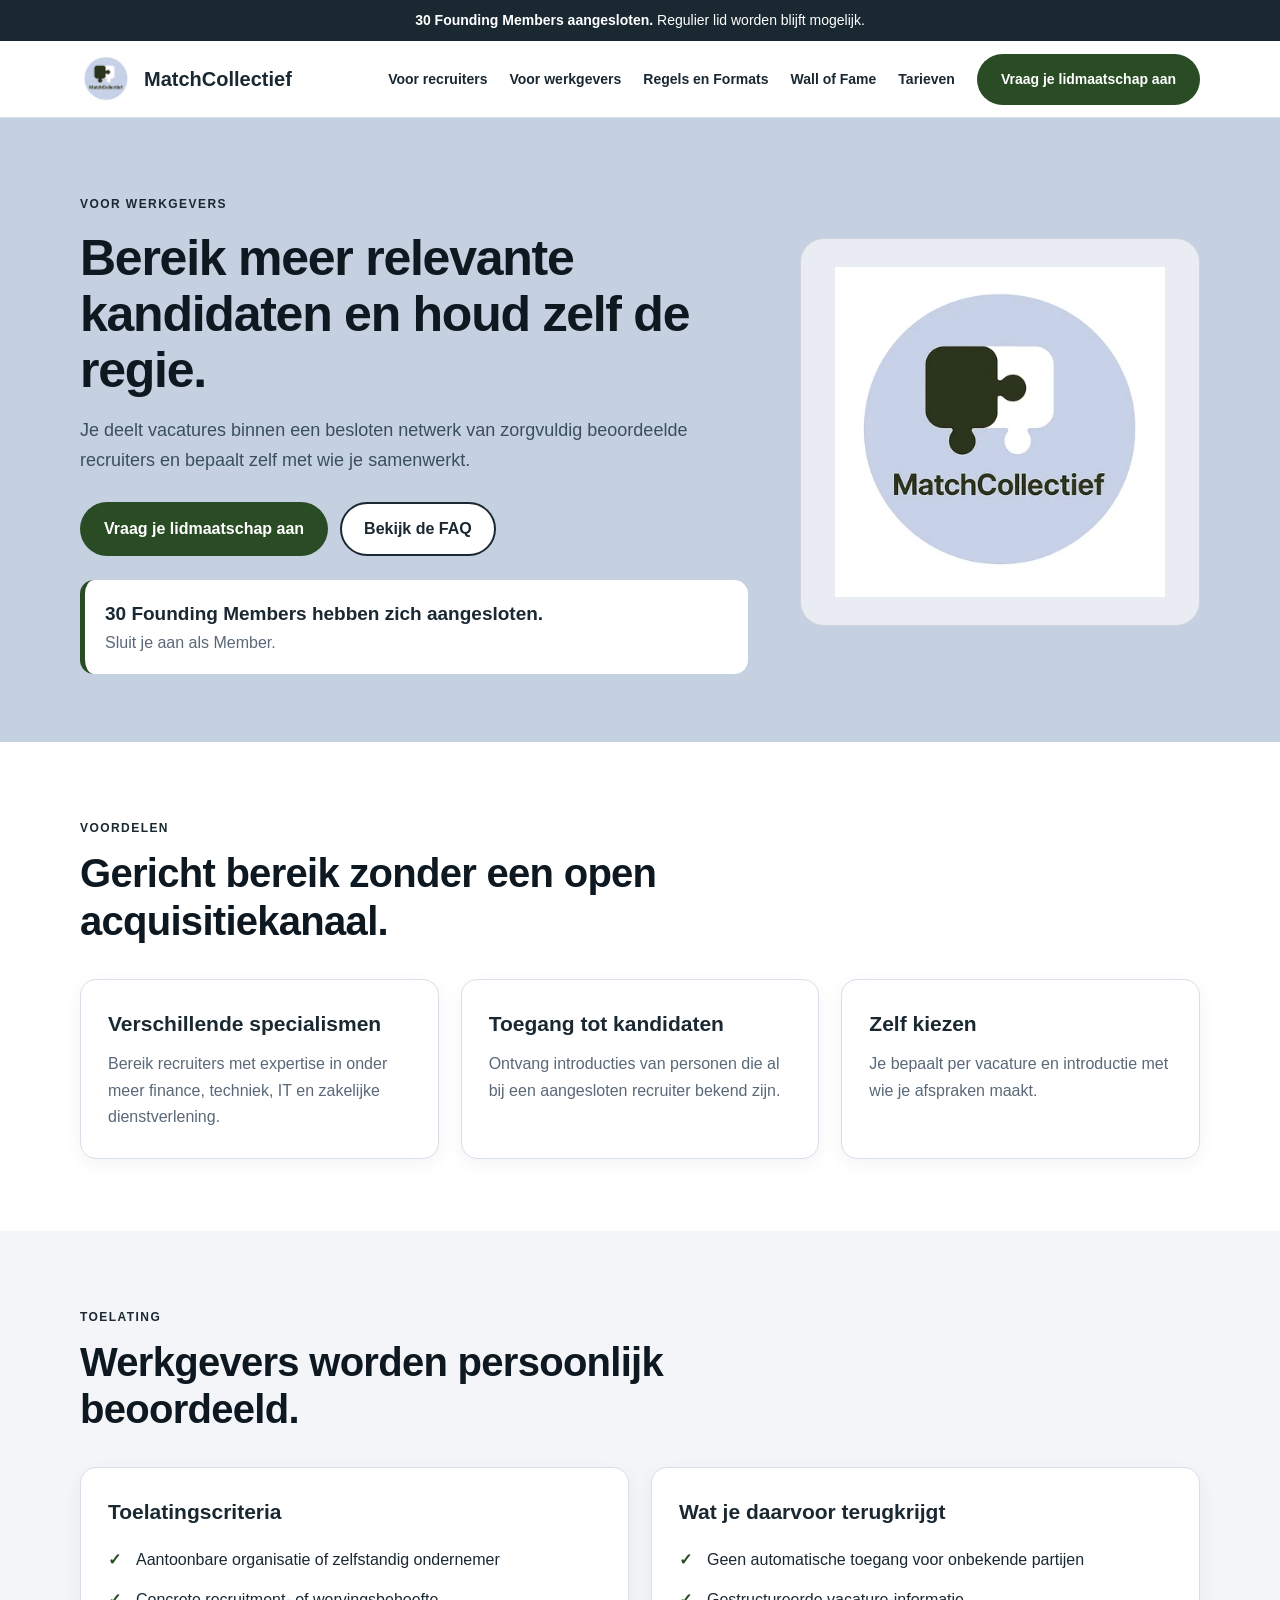
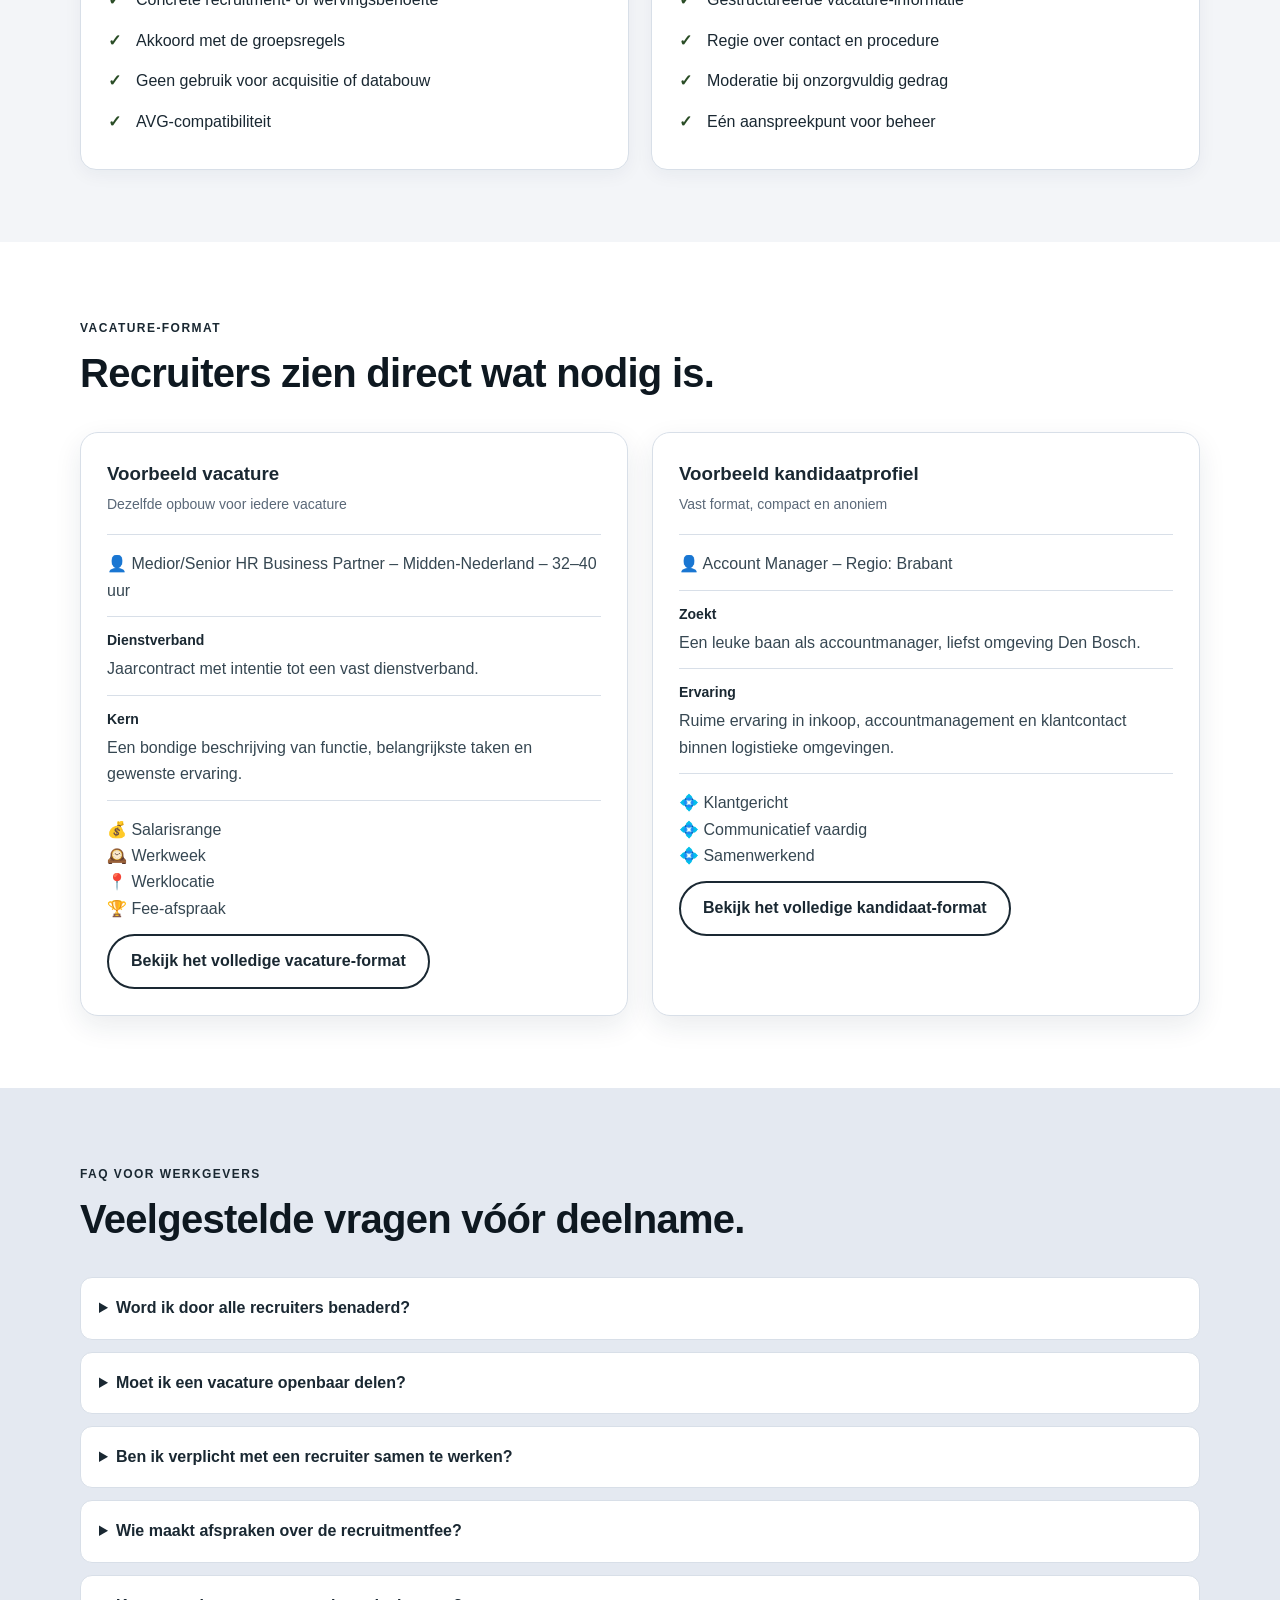
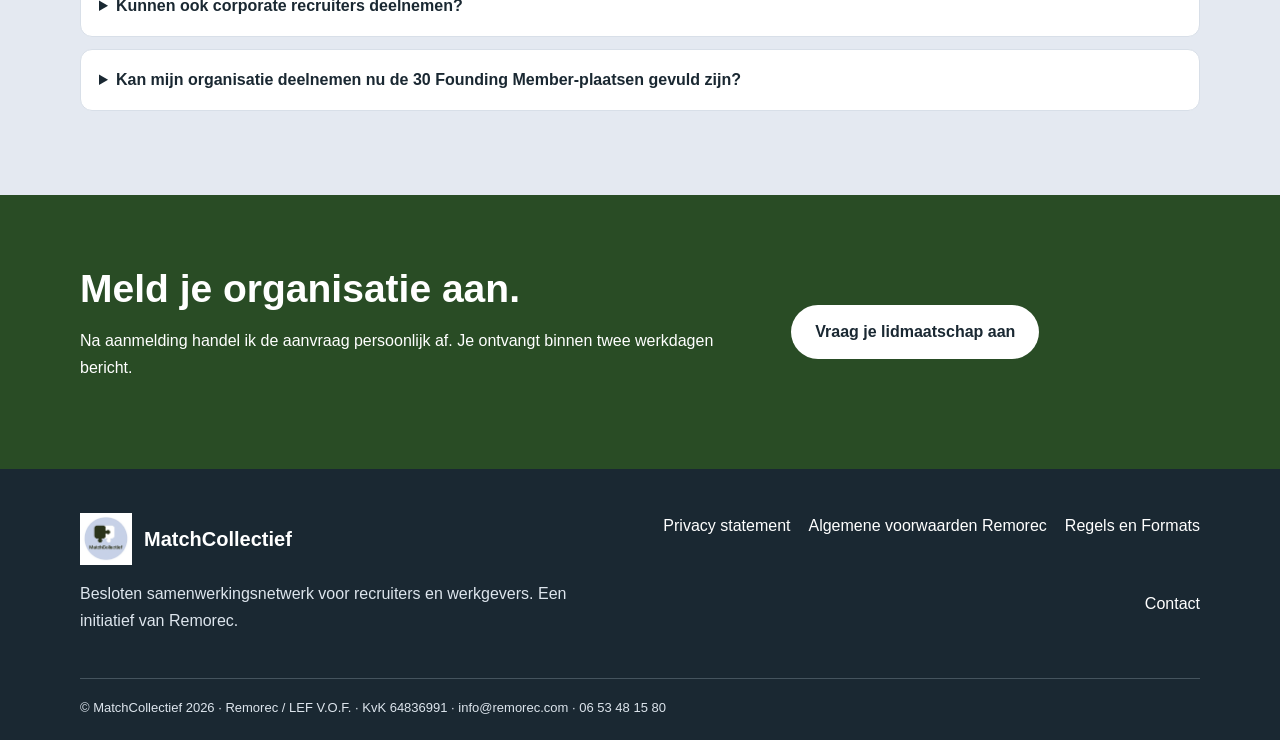
<file: voor-werkgevers.html>
<!doctype html>
<html lang="nl">
<head>
<meta charset="utf-8">
<meta name="viewport" content="width=device-width,initial-scale=1">
<title>Voor werkgevers | MatchCollectief</title>
<meta name="description" content="Bereik relevante kandidaten via een beheerd recruitmentnetwerk.">
<link rel="stylesheet" href="assets/style.css">
<link rel="icon" href="assets/matchcollectief-logo.webp">
<meta name="theme-color" content="#C5D0E0">
</head>
<body>

<div class="topbar"><strong>30 Founding Members aangesloten.</strong> Regulier lid worden blijft mogelijk.</div>
<nav>
  <div class="wrap nav-inner">
    <a class="brand" href="index.html"><img src="assets/matchcollectief-logo.webp" alt="Logo MatchCollectief"><span>MatchCollectief</span></a>
    <button class="menu-toggle" aria-label="Menu openen">☰</button>
    <div class="nav-links">
      <a href="voor-recruiters.html">Voor recruiters</a>
      <a href="voor-werkgevers.html">Voor werkgevers</a>
      <a href="regels-en-formats.html">Regels en Formats</a>
      <a href="wall-of-fame.html">Wall of Fame</a>
      <a href="index.html#tarieven">Tarieven</a>
      <a class="btn btn-green" href="aanmelden.html">Vraag je lidmaatschap aan</a>
    </div>
  </div>
</nav>


<header class="hero">
<div class="wrap hero-grid">
<div>
<span class="eyebrow">Voor werkgevers</span>
<h1>Bereik meer relevante kandidaten en houd zelf de regie.</h1>
<p class="lead">Je deelt vacatures binnen een besloten netwerk van zorgvuldig beoordeelde recruiters en bepaalt zelf met wie je samenwerkt.</p>
<div class="actions"><a class="btn btn-green" href="aanmelden.html">Vraag je lidmaatschap aan</a><a class="btn btn-outline" href="#faq">Bekijk de FAQ</a></div>
<div class="member-status"><strong>30 Founding Members hebben zich aangesloten.</strong><span>Sluit je aan als Member.</span></div>
</div>
<div class="logo-panel"><img src="assets/matchcollectief-logo.webp" alt="MatchCollectief"></div>
</div>
</header>

<section><div class="wrap"><div class="section-head"><span class="eyebrow">Voordelen</span><h2>Gericht bereik zonder een open acquisitiekanaal.</h2></div>
<div class="grid-3">
<article class="card"><h3>Verschillende specialismen</h3><p>Bereik recruiters met expertise in onder meer finance, techniek, IT en zakelijke dienstverlening.</p></article>
<article class="card"><h3>Toegang tot kandidaten</h3><p>Ontvang introducties van personen die al bij een aangesloten recruiter bekend zijn.</p></article>
<article class="card"><h3>Zelf kiezen</h3><p>Je bepaalt per vacature en introductie met wie je afspraken maakt.</p></article>
</div></div></section>

<section class="alt"><div class="wrap"><div class="section-head"><span class="eyebrow">Toelating</span><h2>Werkgevers worden persoonlijk beoordeeld.</h2></div>
<div class="grid-2">
<article class="card"><h3>Toelatingscriteria</h3><ul class="checks"><li>Aantoonbare organisatie of zelfstandig ondernemer</li><li>Concrete recruitment- of wervingsbehoefte</li><li>Akkoord met de groepsregels</li><li>Geen gebruik voor acquisitie of databouw</li><li>AVG-compatibiliteit</li></ul></article>
<article class="card"><h3>Wat je daarvoor terugkrijgt</h3><ul class="checks"><li>Geen automatische toegang voor onbekende partijen</li><li>Gestructureerde vacature-informatie</li><li>Regie over contact en procedure</li><li>Moderatie bij onzorgvuldig gedrag</li><li>Eén aanspreekpunt voor beheer</li></ul></article>
</div></div></section>

<section><div class="wrap"><div class="section-head"><span class="eyebrow">Vacature-format</span><h2>Recruiters zien direct wat nodig is.</h2></div>
<div class="format-grid">
<div class="format-card">
  <h3>Voorbeeld vacature</h3>
  <div class="format-sub">Dezelfde opbouw voor iedere vacature</div>
  <div class="format-block"><div class="format-copy">👤 Medior/Senior HR Business Partner – Midden-Nederland – 32–40 uur</div></div>
  <div class="format-block"><div class="format-label">Dienstverband</div><div class="format-copy">Jaarcontract met intentie tot een vast dienstverband.</div></div>
  <div class="format-block"><div class="format-label">Kern</div><div class="format-copy">Een bondige beschrijving van functie, belangrijkste taken en gewenste ervaring.</div></div>
  <div class="format-block"><div class="format-copy">💰 Salarisrange
🕰️ Werkweek
📍 Werklocatie
🏆 Fee-afspraak</div></div>
  <a class="btn btn-outline" href="formats.html#vacature">Bekijk het volledige vacature-format</a>
</div>

<div class="format-card">
  <h3>Voorbeeld kandidaatprofiel</h3>
  <div class="format-sub">Vast format, compact en anoniem</div>
  <div class="format-block"><div class="format-copy">👤 Account Manager – Regio: Brabant</div></div>
  <div class="format-block"><div class="format-label">Zoekt</div><div class="format-copy">Een leuke baan als accountmanager, liefst omgeving Den Bosch.</div></div>
  <div class="format-block"><div class="format-label">Ervaring</div><div class="format-copy">Ruime ervaring in inkoop, accountmanagement en klantcontact binnen logistieke omgevingen.</div></div>
  <div class="format-block"><div class="format-copy">💠 Klantgericht
💠 Communicatief vaardig
💠 Samenwerkend</div></div>
  <a class="btn btn-outline" href="formats.html#kandidaat">Bekijk het volledige kandidaat-format</a>
</div>
</div></div></section>

<section id="faq" class="brand-section"><div class="wrap"><div class="section-head"><span class="eyebrow">FAQ voor werkgevers</span><h2>Veelgestelde vragen vóór deelname.</h2></div>
<details><summary>Word ik door alle recruiters benaderd?</summary><div class="answer">Nee. Ongevraagde acquisitie is niet de bedoeling. Je bepaalt zelf met wie je contact legt en verdergaat. Een recruiter die denkt je te kunnen helpen geeft dat aan in een comment bij je vacature-post.</div></details>
<details><summary>Moet ik een vacature openbaar delen?</summary><div class="answer">Nee. De LinkedIn-groep is besloten. Waar nodig kan bedrijfsinformatie beperkt of geanonimiseerd worden gedeeld.</div></details>
<details><summary>Ben ik verplicht met een recruiter samen te werken?</summary><div class="answer">Nee. Deelname geeft toegang tot het netwerk, maar je besluit zelf per kandidaat of vacature of je een samenwerking aangaat.</div></details>
<details><summary>Wie maakt afspraken over de recruitmentfee?</summary><div class="answer">De werkgever geeft per vacature-post aan hoeveel de recruitmentfee bedraagt en eventueel hoe deze wordt uitbetaald (termijnen, voorwaarden). MatchCollectief is daarin geen partij.</div></details>
<details><summary>Kunnen ook corporate recruiters deelnemen?</summary><div class="answer">Ja. Zowel werkgevers, corporate recruiters, HR-professionals als zelfstandige en bureaurecruiters kunnen deelnemen wanneer zij aan de toelatingscriteria voldoen.</div></details>
<details><summary>Kan mijn organisatie deelnemen nu de 30 Founding Member-plaatsen gevuld zijn?</summary><div class="answer">Ja. De 30 Founding Member-plaatsen zijn gevuld, maar het Member lidmaatschap is onbeperkt beschikbaar.</div></details>
</div></section>

<section class="cta"><div class="wrap cta-grid"><div><h2>Meld je organisatie aan.</h2><p>Na aanmelding handel ik de aanvraag persoonlijk af. Je ontvangt binnen twee werkdagen bericht.</p></div><div><a class="btn btn-light" href="aanmelden.html">Vraag je lidmaatschap aan</a></div></div></section>


<footer>
  <div class="wrap">
    <div class="footer-grid">
      <div>
        <a class="brand" style="color:#fff" href="index.html"><img src="assets/matchcollectief-logo.webp" alt=""><span>MatchCollectief</span></a>
        <p>Besloten samenwerkingsnetwerk voor recruiters en werkgevers. Een initiatief van Remorec.</p>
      </div>
      <div class="footer-links">
        <a href="privacy.html">Privacy statement</a>
        <a href="https://www.remorec.com/" target="_blank" rel="noopener">Algemene voorwaarden Remorec</a>
        <a href="regels-en-formats.html">Regels en Formats</a>
        <a href="mailto:info@remorec.com">Contact</a>
      </div>
    </div>
    <div class="copyright">© MatchCollectief 2026 · Remorec / LEF V.O.F. · KvK 64836991 · info@remorec.com · 06 53 48 15 80</div>
  </div>
</footer>
<script src="assets/site.js"></script>

</body>
</html>
</file>
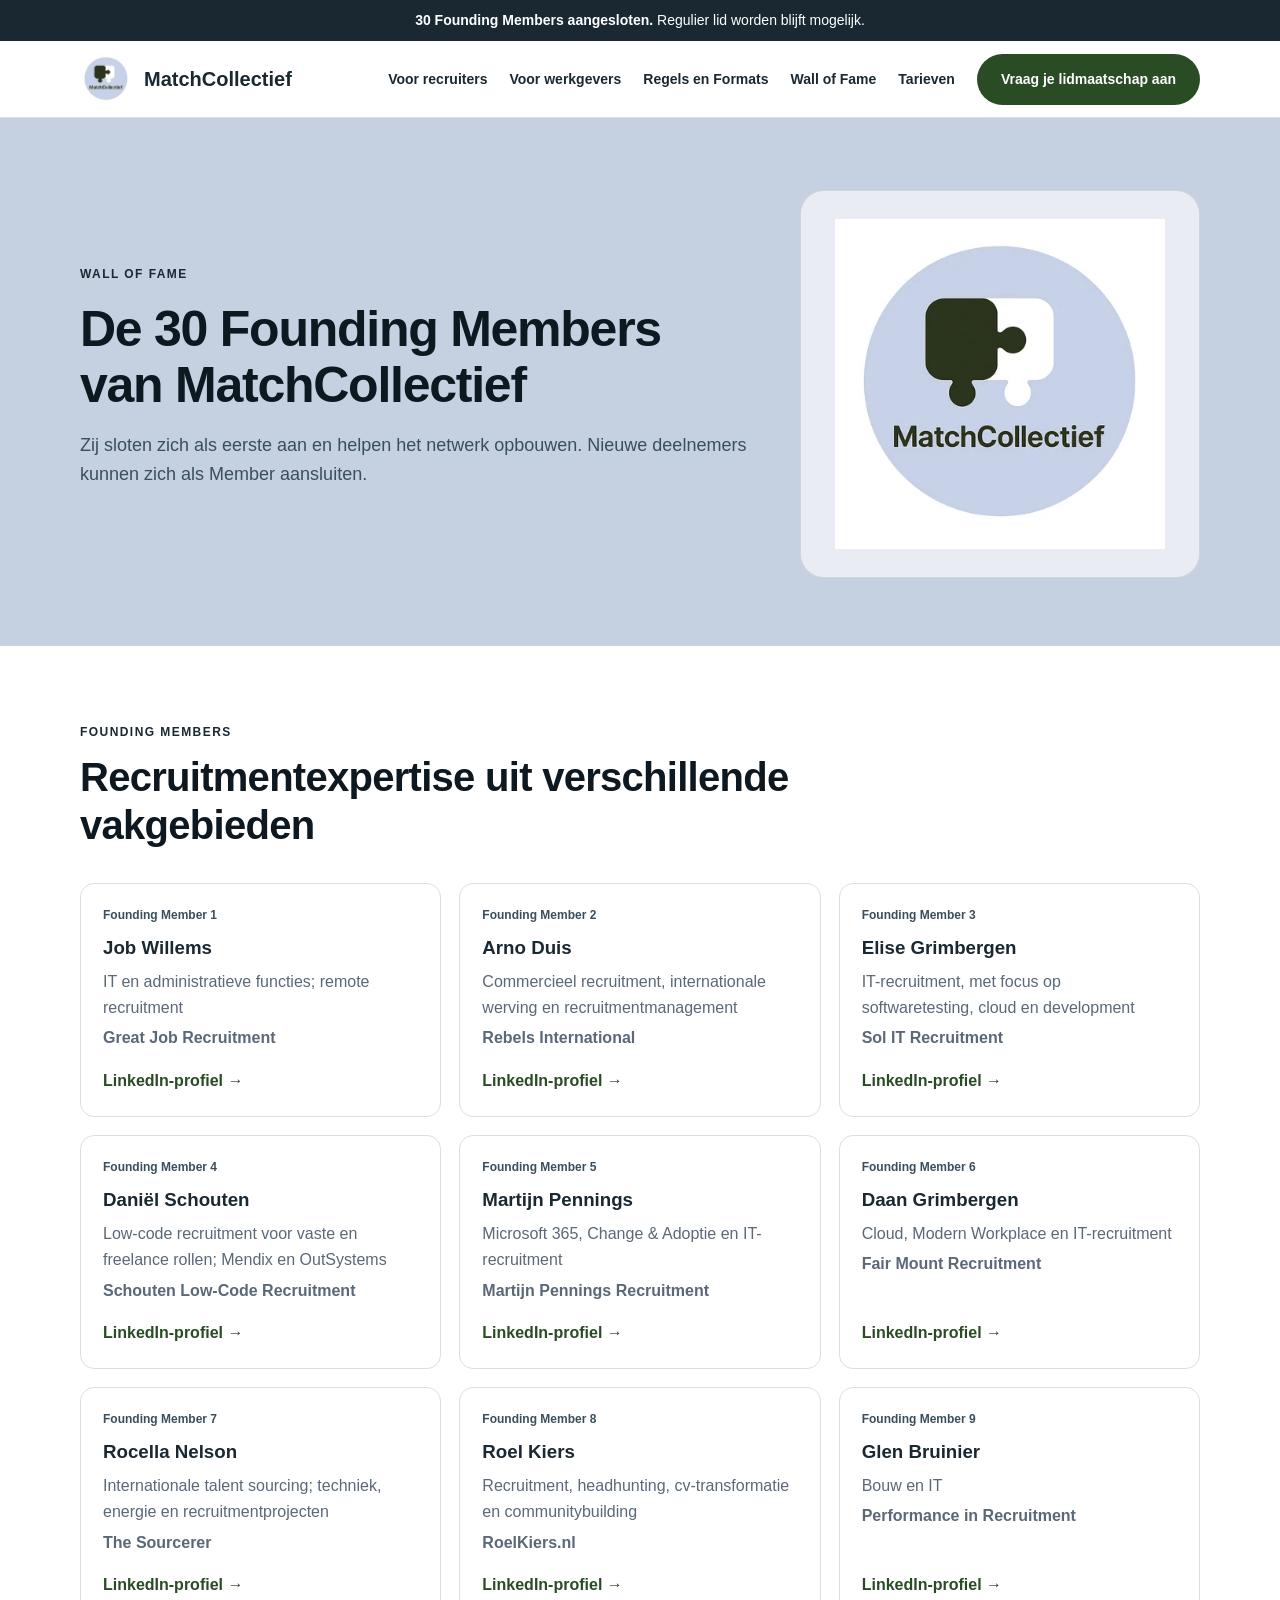
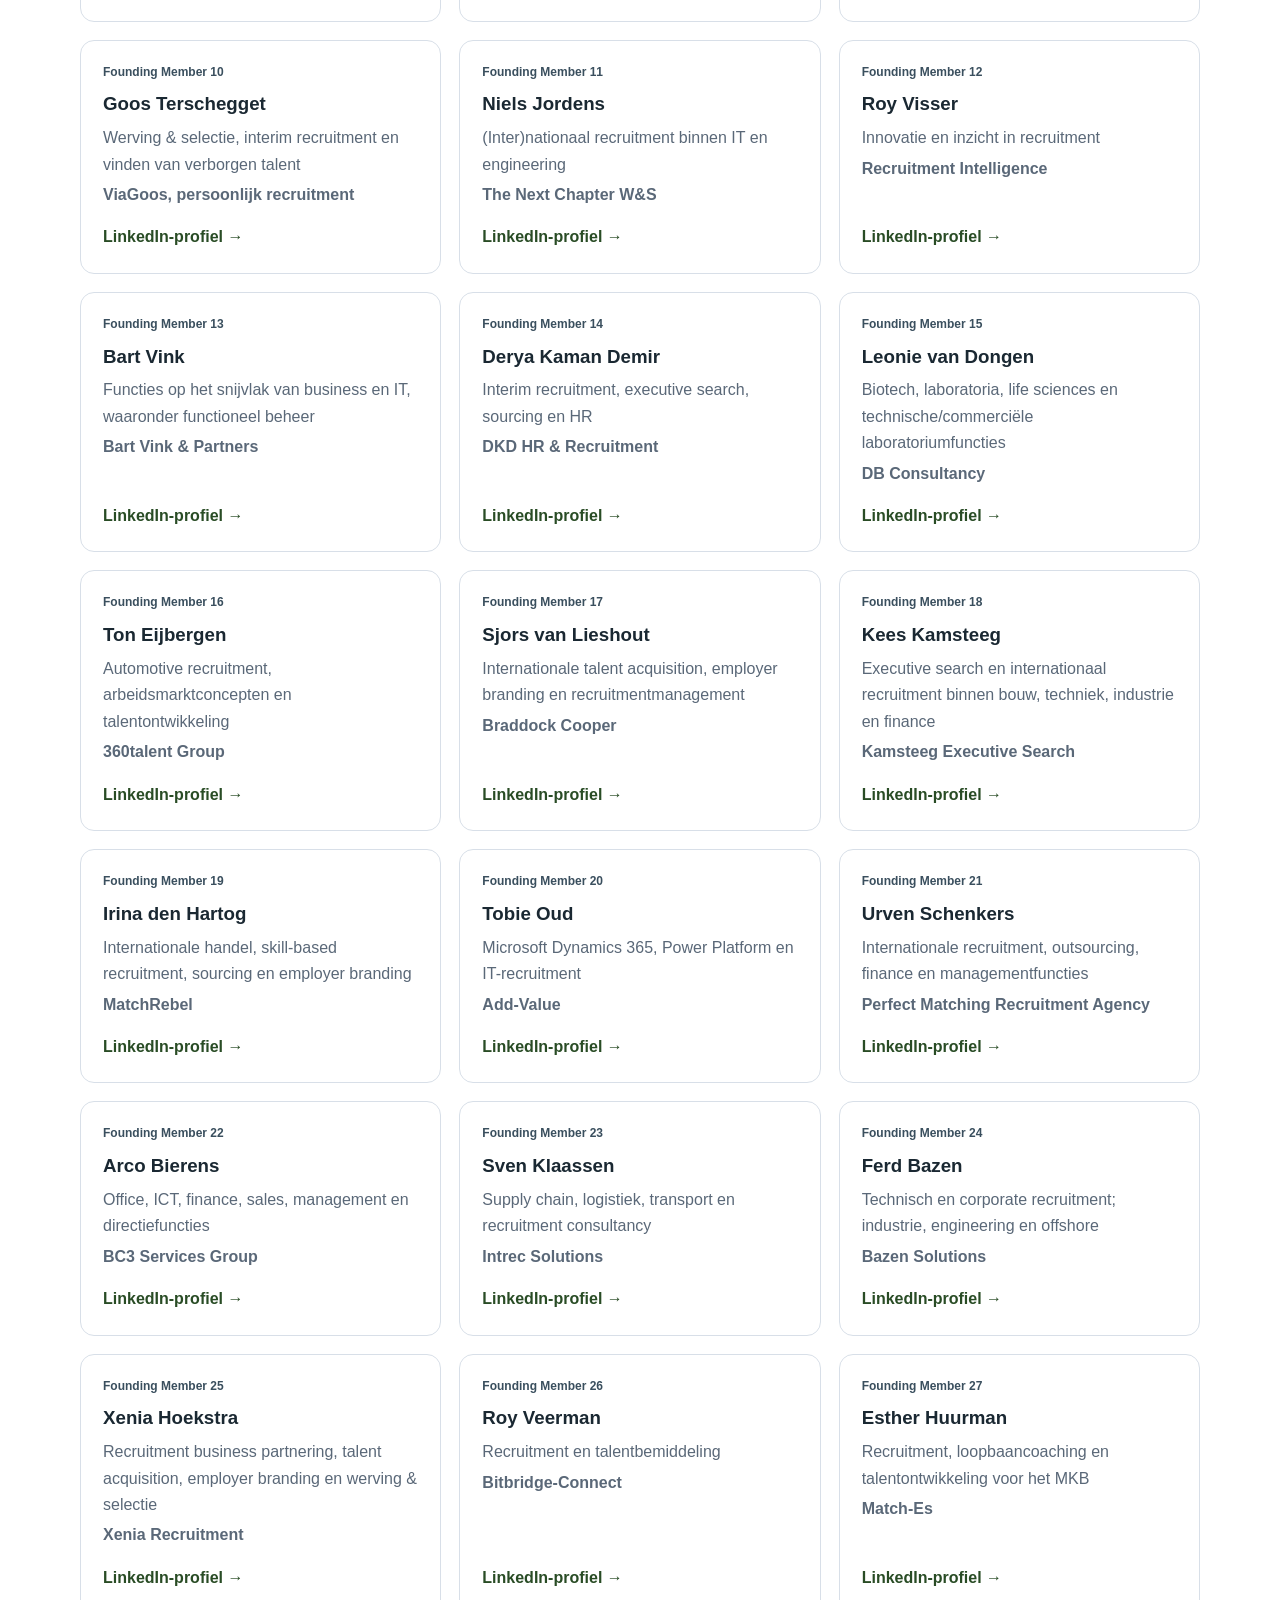
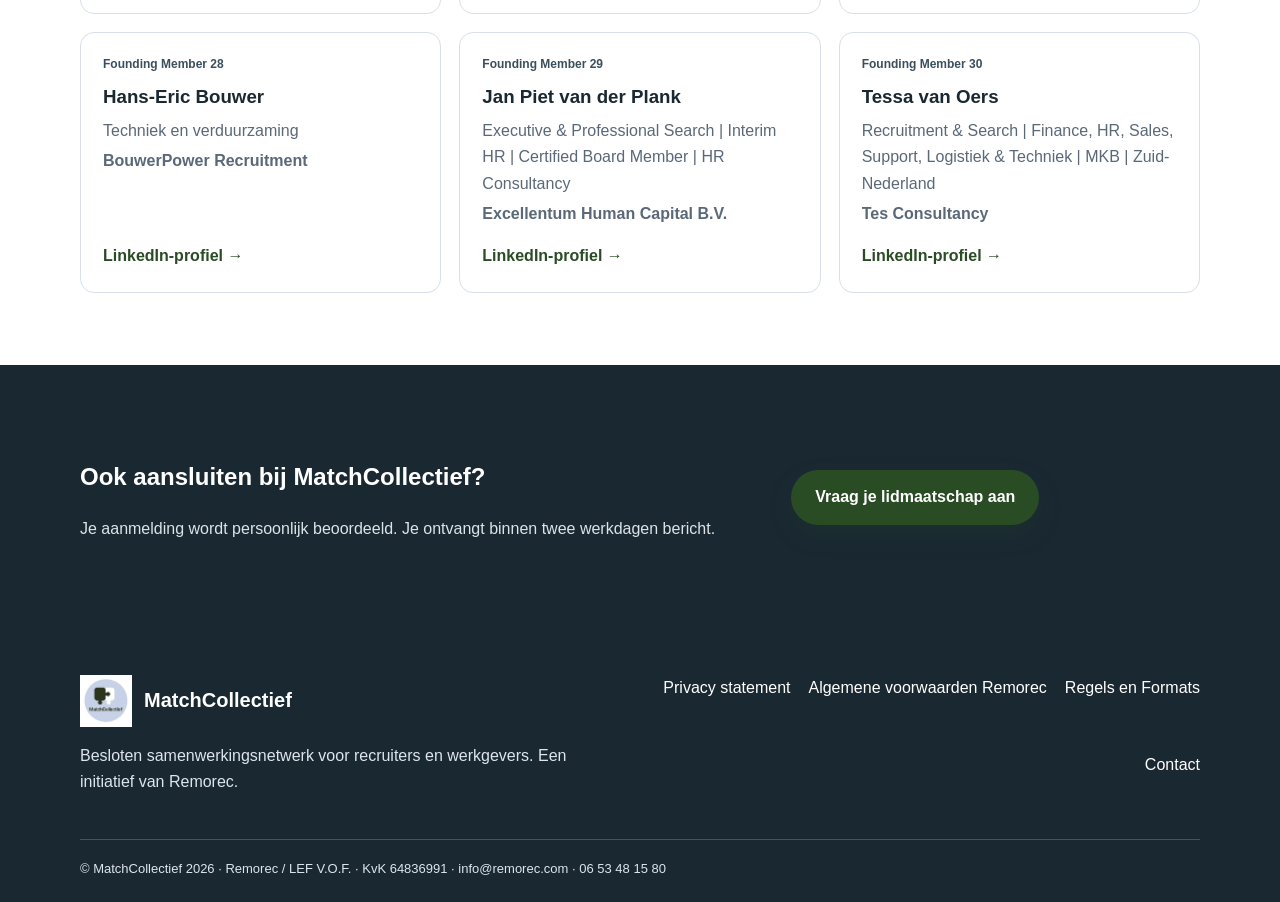
<file: wall-of-fame.html>
<!doctype html><html lang="nl"><head><meta charset="utf-8"><meta name="viewport" content="width=device-width,initial-scale=1"><title>Wall of Fame | MatchCollectief</title><meta name="description" content="De 30 Founding Members van MatchCollectief."><link rel="stylesheet" href="assets/style.css"><link rel="icon" href="assets/matchcollectief-logo.webp"><meta name="theme-color" content="#C5D0E0"></head><body><div class="topbar"><strong>30 Founding Members aangesloten.</strong> Regulier lid worden blijft mogelijk.</div>
<nav><div class="wrap nav-inner">
<a class="brand" href="index.html"><img src="assets/matchcollectief-logo.webp" alt="Logo MatchCollectief"><span>MatchCollectief</span></a>
<button class="menu-toggle" aria-label="Menu openen">☰</button>
<div class="nav-links">
<a href="voor-recruiters.html">Voor recruiters</a><a href="voor-werkgevers.html">Voor werkgevers</a><a href="regels-en-formats.html">Regels en Formats</a><a href="wall-of-fame.html">Wall of Fame</a><a href="index.html#tarieven">Tarieven</a><a class="btn btn-green" href="aanmelden.html">Vraag je lidmaatschap aan</a>
</div></div></nav><header class="hero"><div class="wrap hero-grid"><div><span class="eyebrow">WALL OF FAME</span><h1>De 30 Founding Members van MatchCollectief</h1><p class="lead">Zij sloten zich als eerste aan en helpen het netwerk opbouwen. Nieuwe deelnemers kunnen zich als Member aansluiten.</p></div><div class="logo-panel"><img src="assets/matchcollectief-logo.webp" alt="MatchCollectief"></div></div></header><section><div class="wrap"><div class="section-head"><span class="eyebrow">FOUNDING MEMBERS</span><h2>Recruitmentexpertise uit verschillende vakgebieden</h2></div><div class="member-grid"><article class="member-card"><span class="nr">Founding Member 1</span><h3>Job Willems</h3><p>IT en administratieve functies; remote recruitment</p><p><strong>Great Job Recruitment</strong></p><a href="https://linkedin.com/in/jobwillems/" target="_blank" rel="noopener">LinkedIn-profiel →</a></article><article class="member-card"><span class="nr">Founding Member 2</span><h3>Arno Duis</h3><p>Commercieel recruitment, internationale werving en recruitmentmanagement</p><p><strong>Rebels International</strong></p><a href="https://linkedin.com/in/arnoduis/" target="_blank" rel="noopener">LinkedIn-profiel →</a></article><article class="member-card"><span class="nr">Founding Member 3</span><h3>Elise Grimbergen</h3><p>IT-recruitment, met focus op softwaretesting, cloud en development</p><p><strong>Sol IT Recruitment</strong></p><a href="https://linkedin.com/in/elise-grimbergen/" target="_blank" rel="noopener">LinkedIn-profiel →</a></article><article class="member-card"><span class="nr">Founding Member 4</span><h3>Daniël Schouten</h3><p>Low-code recruitment voor vaste en freelance rollen; Mendix en OutSystems</p><p><strong>Schouten Low-Code Recruitment</strong></p><a href="https://linkedin.com/in/delowcoderecruiter/" target="_blank" rel="noopener">LinkedIn-profiel →</a></article><article class="member-card"><span class="nr">Founding Member 5</span><h3>Martijn Pennings</h3><p>Microsoft 365, Change &amp; Adoptie en IT-recruitment</p><p><strong>Martijn Pennings Recruitment</strong></p><a href="https://linkedin.com/in/martijnpennings/" target="_blank" rel="noopener">LinkedIn-profiel →</a></article><article class="member-card"><span class="nr">Founding Member 6</span><h3>Daan Grimbergen</h3><p>Cloud, Modern Workplace en IT-recruitment</p><p><strong>Fair Mount Recruitment</strong></p><a href="https://linkedin.com/in/daan-grimbergen/" target="_blank" rel="noopener">LinkedIn-profiel →</a></article><article class="member-card"><span class="nr">Founding Member 7</span><h3>Rocella Nelson</h3><p>Internationale talent sourcing; techniek, energie en recruitmentprojecten</p><p><strong>The Sourcerer</strong></p><a href="https://linkedin.com/in/rocella-n/" target="_blank" rel="noopener">LinkedIn-profiel →</a></article><article class="member-card"><span class="nr">Founding Member 8</span><h3>Roel Kiers</h3><p>Recruitment, headhunting, cv-transformatie en communitybuilding</p><p><strong>RoelKiers.nl</strong></p><a href="https://linkedin.com/in/roelkiers/" target="_blank" rel="noopener">LinkedIn-profiel →</a></article><article class="member-card"><span class="nr">Founding Member 9</span><h3>Glen Bruinier</h3><p>Bouw en IT</p><p><strong>Performance in Recruitment</strong></p><a href="https://linkedin.com/in/glenbruinier/" target="_blank" rel="noopener">LinkedIn-profiel →</a></article><article class="member-card"><span class="nr">Founding Member 10</span><h3>Goos Terschegget</h3><p>Werving &amp; selectie, interim recruitment en vinden van verborgen talent</p><p><strong>ViaGoos, persoonlijk recruitment</strong></p><a href="https://linkedin.com/in/goosterschegget/" target="_blank" rel="noopener">LinkedIn-profiel →</a></article><article class="member-card"><span class="nr">Founding Member 11</span><h3>Niels Jordens</h3><p>(Inter)nationaal recruitment binnen IT en engineering</p><p><strong>The Next Chapter W&amp;S</strong></p><a href="https://linkedin.com/in/nielsjordens/" target="_blank" rel="noopener">LinkedIn-profiel →</a></article><article class="member-card"><span class="nr">Founding Member 12</span><h3>Roy Visser</h3><p>Innovatie en inzicht in recruitment</p><p><strong>Recruitment Intelligence</strong></p><a href="https://linkedin.com/in/roy-visser/" target="_blank" rel="noopener">LinkedIn-profiel →</a></article><article class="member-card"><span class="nr">Founding Member 13</span><h3>Bart Vink</h3><p>Functies op het snijvlak van business en IT, waaronder functioneel beheer</p><p><strong>Bart Vink &amp; Partners</strong></p><a href="https://linkedin.com/in/bartvinkenpartners/" target="_blank" rel="noopener">LinkedIn-profiel →</a></article><article class="member-card"><span class="nr">Founding Member 14</span><h3>Derya Kaman Demir</h3><p>Interim recruitment, executive search, sourcing en HR</p><p><strong>DKD HR &amp; Recruitment</strong></p><a href="https://linkedin.com/in/derya-kaman-demir/" target="_blank" rel="noopener">LinkedIn-profiel →</a></article><article class="member-card"><span class="nr">Founding Member 15</span><h3>Leonie van Dongen</h3><p>Biotech, laboratoria, life sciences en technische/commerciële laboratoriumfuncties</p><p><strong>DB Consultancy</strong></p><a href="https://linkedin.com/in/leonie-van-dongen-van-den-berg/" target="_blank" rel="noopener">LinkedIn-profiel →</a></article><article class="member-card"><span class="nr">Founding Member 16</span><h3>Ton Eijbergen</h3><p>Automotive recruitment, arbeidsmarktconcepten en talentontwikkeling</p><p><strong>360talent Group</strong></p><a href="https://linkedin.com/in/toneijbergen/" target="_blank" rel="noopener">LinkedIn-profiel →</a></article><article class="member-card"><span class="nr">Founding Member 17</span><h3>Sjors van Lieshout</h3><p>Internationale talent acquisition, employer branding en recruitmentmanagement</p><p><strong>Braddock Cooper</strong></p><a href="https://linkedin.com/in/sjorsvanlieshout/" target="_blank" rel="noopener">LinkedIn-profiel →</a></article><article class="member-card"><span class="nr">Founding Member 18</span><h3>Kees Kamsteeg</h3><p>Executive search en internationaal recruitment binnen bouw, techniek, industrie en finance</p><p><strong>Kamsteeg Executive Search</strong></p><a href="https://linkedin.com/in/keeskamsteeg/" target="_blank" rel="noopener">LinkedIn-profiel →</a></article><article class="member-card"><span class="nr">Founding Member 19</span><h3>Irina den Hartog</h3><p>Internationale handel, skill-based recruitment, sourcing en employer branding</p><p><strong>MatchRebel</strong></p><a href="https://linkedin.com/in/irinadenhartog/" target="_blank" rel="noopener">LinkedIn-profiel →</a></article><article class="member-card"><span class="nr">Founding Member 20</span><h3>Tobie Oud</h3><p>Microsoft Dynamics 365, Power Platform en IT-recruitment</p><p><strong>Add-Value</strong></p><a href="https://linkedin.com/in/tobieoud/" target="_blank" rel="noopener">LinkedIn-profiel →</a></article><article class="member-card"><span class="nr">Founding Member 21</span><h3>Urven Schenkers</h3><p>Internationale recruitment, outsourcing, finance en managementfuncties</p><p><strong>Perfect Matching Recruitment Agency</strong></p><a href="https://linkedin.com/in/urven-schenkers/" target="_blank" rel="noopener">LinkedIn-profiel →</a></article><article class="member-card"><span class="nr">Founding Member 22</span><h3>Arco Bierens</h3><p>Office, ICT, finance, sales, management en directiefuncties</p><p><strong>BC3 Services Group</strong></p><a href="https://linkedin.com/in/arcobierens/" target="_blank" rel="noopener">LinkedIn-profiel →</a></article><article class="member-card"><span class="nr">Founding Member 23</span><h3>Sven Klaassen</h3><p>Supply chain, logistiek, transport en recruitment consultancy</p><p><strong>Intrec Solutions</strong></p><a href="https://linkedin.com/in/sven-klaassen/" target="_blank" rel="noopener">LinkedIn-profiel →</a></article><article class="member-card"><span class="nr">Founding Member 24</span><h3>Ferd Bazen</h3><p>Technisch en corporate recruitment; industrie, engineering en offshore</p><p><strong>Bazen Solutions</strong></p><a href="https://linkedin.com/in/ferd-bazen/" target="_blank" rel="noopener">LinkedIn-profiel →</a></article><article class="member-card"><span class="nr">Founding Member 25</span><h3>Xenia Hoekstra</h3><p>Recruitment business partnering, talent acquisition, employer branding en werving &amp; selectie</p><p><strong>Xenia Recruitment</strong></p><a href="https://linkedin.com/in/freelancerecruiterxeniarecruitment/" target="_blank" rel="noopener">LinkedIn-profiel →</a></article><article class="member-card"><span class="nr">Founding Member 26</span><h3>Roy Veerman</h3><p>Recruitment en talentbemiddeling</p><p><strong>Bitbridge-Connect</strong></p><a href="https://linkedin.com/in/roy-gidion-veerman/" target="_blank" rel="noopener">LinkedIn-profiel →</a></article><article class="member-card"><span class="nr">Founding Member 27</span><h3>Esther Huurman</h3><p>Recruitment, loopbaancoaching en talentontwikkeling voor het MKB</p><p><strong>Match-Es</strong></p><a href="https://linkedin.com/in/estherhuurman/" target="_blank" rel="noopener">LinkedIn-profiel →</a></article><article class="member-card"><span class="nr">Founding Member 28</span><h3>Hans-Eric Bouwer</h3><p>Techniek en verduurzaming</p><p><strong>BouwerPower Recruitment</strong></p><a href="https://www.linkedin.com/in/hansbouwer/" target="_blank" rel="noopener">LinkedIn-profiel →</a></article><article class="member-card"><span class="nr">Founding Member 29</span><h3>Jan Piet van der Plank</h3><p>Executive &amp; Professional Search | Interim HR | Certified Board Member | HR Consultancy</p><p><strong>Excellentum Human Capital B.V.</strong></p><a href="https://www.linkedin.com/in/jpvdplank/" target="_blank" rel="noopener">LinkedIn-profiel →</a></article><article class="member-card"><span class="nr">Founding Member 30</span><h3>Tessa van Oers</h3><p>Recruitment &amp; Search | Finance, HR, Sales, Support, Logistiek &amp; Techniek | MKB | Zuid-Nederland</p><p><strong>Tes Consultancy</strong></p><a href="https://www.linkedin.com/in/tessavanoers/" target="_blank" rel="noopener">LinkedIn-profiel →</a></article></div></div></section><section class="final-cta"><div class="wrap cta-grid"><div><h2>Ook aansluiten bij MatchCollectief?</h2><p>Je aanmelding wordt persoonlijk beoordeeld. Je ontvangt binnen twee werkdagen bericht.</p></div><div class="primary-action"><a class="btn btn-primary-site" href="aanmelden.html">Vraag je lidmaatschap aan</a></div></div></section><footer><div class="wrap"><div class="footer-grid"><div><a class="brand" style="color:#fff" href="index.html"><img src="assets/matchcollectief-logo.webp" alt=""><span>MatchCollectief</span></a><p>Besloten samenwerkingsnetwerk voor recruiters en werkgevers. Een initiatief van Remorec.</p></div><div class="footer-links"><a href="privacy.html">Privacy statement</a><a href="https://www.remorec.com/" target="_blank" rel="noopener">Algemene voorwaarden Remorec</a><a href="regels-en-formats.html">Regels en Formats</a><a href="mailto:info@remorec.com">Contact</a></div></div><div class="copyright">© MatchCollectief 2026 · Remorec / LEF V.O.F. · KvK 64836991 · info@remorec.com · 06 53 48 15 80</div></div></footer><script src="assets/site.js"></script></body></html>
</file>
<file: assets/style.css>
:root{
  --navy:#1A2832;
  --navy-deep:#0E1820;
  --steel:#3A4F5E;
  --brand:#C5D0E0;
  --brand-light:#E4E9F1;
  --paper:#F3F5F8;
  --white:#FFFFFF;
  --text:#1A2832;
  --muted:#5A6878;
  --line:#D8DFE8;
  --green:#294C25;
  --green-hover:#1E391B;
  --green-soft:#E7EFE5;
  --shadow:0 10px 28px rgba(20,43,71,.09);
  --radius:16px;
}
*{box-sizing:border-box}
html{scroll-behavior:smooth}
body{margin:0;font-family:Arial,Helvetica,sans-serif;color:var(--text);background:#fff;line-height:1.65;font-size:16px}
img{max-width:100%;display:block}
a{color:inherit}
.wrap{width:min(1120px,calc(100% - 40px));margin-inline:auto}
.topbar{background:var(--navy);color:#fff;text-align:center;padding:9px 16px;font-size:14px}
nav{position:sticky;top:0;z-index:50;background:rgba(255,255,255,.96);backdrop-filter:blur(10px);border-bottom:1px solid var(--line)}
.nav-inner{min-height:76px;display:flex;align-items:center;justify-content:space-between;gap:24px}
.brand{display:flex;align-items:center;gap:12px;text-decoration:none;font-size:20px;font-weight:800;color:var(--navy)}
.brand img{width:52px;height:52px;object-fit:contain}
.nav-links{display:flex;align-items:center;gap:22px}
.nav-links a{text-decoration:none;font-weight:700;font-size:14px}
.menu-toggle{display:none;border:0;background:none;font-size:28px;color:var(--navy)}
.btn{display:inline-flex;align-items:center;justify-content:center;text-decoration:none;font-weight:800;border-radius:999px;padding:12px 22px;border:2px solid transparent;transition:.2s}
.btn-green{background:var(--green);color:#fff}
.btn-green:hover{background:var(--green-hover);transform:translateY(-1px)}
.btn-outline{border-color:var(--navy);color:var(--navy);background:#fff}
.btn-light{background:#fff;color:var(--navy)}
.hero{background:var(--brand);padding:72px 0 68px;overflow:hidden}
.hero-grid{display:grid;grid-template-columns:1.25fr .75fr;gap:52px;align-items:center}
.eyebrow{display:inline-block;text-transform:uppercase;letter-spacing:.12em;font-size:12px;font-weight:900;color:var(--navy)}
.hero h1{font-size:clamp(34px,4.5vw,50px);line-height:1.12;letter-spacing:-.025em;margin:14px 0 18px;color:var(--navy-deep);max-width:790px}
.hero .lead{font-size:18px;color:var(--steel);max-width:760px}
.actions{display:flex;gap:12px;flex-wrap:wrap;margin-top:26px}
.logo-panel{background:rgba(255,255,255,.62);border:1px solid rgba(26,40,50,.12);border-radius:24px;padding:28px;display:grid;place-items:center}
.logo-panel img{width:min(330px,100%)}
.member-status{margin-top:24px;background:#fff;border-radius:14px;padding:18px 20px;border-left:5px solid var(--green)}
.member-status strong{display:block;color:var(--navy);font-size:19px}
.member-status span{color:var(--muted)}
section{padding:72px 0}
.alt{background:var(--paper)}
.brand-section{background:var(--brand-light)}
.section-head{max-width:760px;margin-bottom:34px}
.section-head h2{font-size:clamp(28px,3.5vw,40px);line-height:1.18;letter-spacing:-.018em;margin:10px 0 12px;color:var(--navy-deep)}
.section-head p{font-size:17px;color:var(--muted);margin:0}
.grid-2,.grid-3{display:grid;gap:22px}
.grid-2{grid-template-columns:repeat(2,1fr)}
.grid-3{grid-template-columns:repeat(3,1fr)}
.card{background:#fff;border:1px solid var(--line);border-radius:var(--radius);padding:27px;box-shadow:0 5px 18px rgba(20,43,71,.05)}
.card h3{margin:0 0 10px;color:var(--navy);font-size:21px}
.card p{margin:0;color:var(--muted)}
.card .btn{margin-top:20px}
.checks{list-style:none;padding:0;margin:0}
.checks li{position:relative;padding:7px 0 7px 28px}
.checks li::before{content:"✓";position:absolute;left:0;color:var(--green);font-weight:900}
.steps{counter-reset:step}
.step{position:relative;padding-left:76px}
.step::before{counter-increment:step;content:counter(step);position:absolute;left:24px;top:25px;width:38px;height:38px;border-radius:50%;background:var(--green);color:#fff;display:grid;place-items:center;font-weight:900}
.price{font-size:36px;font-weight:900;color:var(--navy);line-height:1.1;margin:12px 0}
.price small{font-size:14px;font-weight:400;color:var(--muted)}
.notice{background:var(--green-soft);border:1px solid #BFD1BC;border-radius:14px;padding:18px 20px;margin-top:22px}
.profile{display:grid;grid-template-columns:220px 1fr;gap:34px;align-items:center}
.profile img{border-radius:18px;width:100%}
.profile h2{margin:8px 0 12px;color:var(--navy-deep);font-size:34px;line-height:1.15}
.contact-links{display:flex;gap:10px;flex-wrap:wrap;margin-top:18px}
.format-grid{display:grid;grid-template-columns:1fr 1fr;gap:24px}
.format-card{background:#fff;border:1px solid var(--line);border-radius:18px;padding:26px;box-shadow:var(--shadow)}
.format-card h3{margin:0 0 4px;color:var(--navy)}
.format-card .format-sub{font-size:14px;color:var(--muted);margin-bottom:18px}
.format-block{padding:12px 0;border-top:1px solid var(--line)}
.format-block:first-of-type{border-top:0}
.format-label{font-weight:900;color:var(--navy);font-size:14px}
.format-copy{white-space:pre-line;color:#364752;margin-top:4px}
details{background:#fff;border:1px solid var(--line);border-radius:12px;margin:0 0 12px;padding:0 18px}
summary{cursor:pointer;font-weight:800;color:var(--navy);padding:17px 0}
.answer{padding:0 0 18px;color:var(--muted)}
.cta{background:var(--green);color:#fff}
.cta h2{font-size:clamp(28px,3.6vw,39px);line-height:1.15;margin:0 0 10px}
.cta-grid{display:grid;grid-template-columns:1.25fr .75fr;gap:30px;align-items:center}
.member-grid{display:grid;grid-template-columns:repeat(3,1fr);gap:18px}
.member-card{border:1px solid var(--line);border-radius:14px;background:#fff;padding:22px;display:flex;flex-direction:column;min-height:188px}
.member-card .nr{font-size:12px;font-weight:900;color:var(--steel)}
.member-card h3{margin:7px 0 5px;color:var(--navy)}
.member-card p{margin:0 0 4px;color:var(--muted)}
.member-card a{margin-top:auto;padding-top:12px;color:var(--green);font-weight:900;text-decoration:none}
.member-card.open{border:2px dashed var(--green);background:var(--green-soft)}
.legal{max-width:860px}
.legal h1{font-size:40px;color:var(--navy-deep);line-height:1.15}
.legal h2{font-size:25px;color:var(--navy);margin-top:36px}
.legal h3{font-size:19px;color:var(--navy);margin-top:26px}
.legal p,.legal li{color:#465660}
footer{background:var(--navy);color:#DDE5ED;padding:44px 0 22px}
.footer-grid{display:grid;grid-template-columns:1fr 1fr;gap:30px}
.footer-links{display:flex;justify-content:flex-end;gap:18px;flex-wrap:wrap}
.footer-links a{color:#fff;text-decoration:none}
.copyright{border-top:1px solid #45545E;margin-top:28px;padding-top:18px;font-size:13px}
@media(max-width:880px){
 .hero-grid,.grid-2,.grid-3,.format-grid,.profile,.cta-grid,.footer-grid{grid-template-columns:1fr}
 .member-grid{grid-template-columns:1fr 1fr}
 .menu-toggle{display:block}
 .nav-links{display:none;position:absolute;top:76px;left:0;right:0;background:#fff;padding:20px;box-shadow:var(--shadow);flex-direction:column;align-items:stretch}
 .nav-links.open{display:flex}
 .footer-links{justify-content:flex-start}
}
@media(max-width:560px){
 .wrap{width:min(100% - 28px,1120px)}
 .hero{padding:54px 0}
 .hero h1{font-size:34px}
 .actions{flex-direction:column}
 .btn{width:100%}
 .member-grid{grid-template-columns:1fr}
 section{padding:58px 0}
}

/* v3 homepage conversion additions */
.hero-conversion{background:var(--brand);padding:56px 0 52px}
.hero-conversion .hero-grid{grid-template-columns:1.05fr .95fr;gap:44px;align-items:center}
.hero-conversion h1{font-size:clamp(34px,4vw,48px);max-width:720px}
.hero-conversion .lead{font-size:18px;max-width:720px}
.primary-wrap{margin-top:25px;display:flex;align-items:flex-start;gap:14px;flex-wrap:wrap}
.primary-action{display:flex;flex-direction:column;align-items:flex-start;gap:7px}
.primary-action .helper{font-size:13px;color:var(--steel);max-width:280px}
.btn-primary-site{background:var(--green);color:#fff;box-shadow:0 10px 25px rgba(41,76,37,.18)}
.btn-primary-site:hover{background:var(--green-hover);transform:translateY(-1px)}
.product-visual{position:relative;background:#fff;border:1px solid rgba(26,40,50,.15);border-radius:22px;padding:20px;box-shadow:0 20px 45px rgba(14,24,32,.13)}
.product-head{display:flex;align-items:center;justify-content:space-between;border-bottom:1px solid var(--line);padding-bottom:12px;margin-bottom:14px}
.product-head .group-name{font-weight:900;color:var(--navy);font-size:15px}.lock-badge{font-size:12px;font-weight:800;background:var(--green-soft);color:var(--green);padding:7px 10px;border-radius:999px}
.network-post{border:1px solid var(--line);border-radius:14px;padding:15px;margin-top:12px;background:#fff}
.network-post .post-meta{font-size:11px;color:var(--muted);margin-bottom:8px}.network-post h4{margin:0 0 8px;color:var(--navy);font-size:15px}.network-post p{font-size:12px;line-height:1.45;margin:4px 0;color:#465660}.post-chip{display:inline-block;font-size:10px;font-weight:800;color:var(--green);background:var(--green-soft);padding:4px 7px;border-radius:999px;margin-top:8px}
.product-caption{font-size:13px;color:var(--muted);text-align:center;margin:10px 0 0}
.member-proof{background:#fff;border:1px solid var(--line);border-radius:16px;padding:24px;box-shadow:var(--shadow)}
.member-proof h3{font-size:24px;line-height:1.25;margin:0 0 8px;color:var(--navy-deep)}.member-proof p{margin:0;color:var(--muted)}
.metric-row{display:flex;gap:18px;flex-wrap:wrap;margin-top:16px}.metric{min-width:150px;padding:12px 14px;border-radius:12px;background:var(--paper)}.metric strong{display:block;font-size:24px;color:var(--navy)}.metric span{font-size:12px;color:var(--muted)}
.route-card{padding:30px}.route-card .route-title{font-size:13px;text-transform:uppercase;letter-spacing:.1em;font-weight:900;color:var(--navy)}.route-card h3{font-size:25px;line-height:1.2;margin:8px 0 10px}.route-card .extra{margin-top:15px;padding-top:14px;border-top:1px solid var(--line);font-size:13px;color:var(--steel)}
.desire-block{background:var(--brand-light)}.desire-inner{max-width:850px}.desire-inner h2{font-size:clamp(28px,3.2vw,39px);margin:0 0 12px;line-height:1.18}.desire-inner p{font-size:18px;color:var(--steel);max-width:800px}.desire-inner .closing{font-weight:800;color:var(--navy);margin-top:10px}
.fee-detail{margin-top:14px;padding-top:14px;border-top:1px solid var(--line);font-size:14px;color:var(--steel)}
.success-note{margin-top:28px}
.working-grid{display:grid;grid-template-columns:1.05fr .95fr;gap:30px;align-items:center}
.working-grid .grid-3{grid-template-columns:1fr}
.working-visual{margin:0;background:var(--paper);border:1px solid var(--line);border-radius:18px;overflow:hidden;box-shadow:var(--shadow)}
.working-visual img{width:100%;height:auto;aspect-ratio:3/2;object-fit:cover}
.working-visual figcaption{padding:13px 18px;color:var(--muted);font-size:13px}
.fee-example{margin-top:28px;background:#fff;border:1px solid var(--line);border-left:6px solid var(--green);border-radius:18px;padding:30px;box-shadow:var(--shadow)}
.fee-example-copy{max-width:850px}
.fee-example h3{font-size:clamp(24px,3vw,32px);line-height:1.2;margin:8px 0 12px;color:var(--navy-deep)}
.calculation{display:grid;gap:10px;margin:24px 0}
.calculation>div{display:flex;justify-content:space-between;gap:22px;padding:12px 0;border-bottom:1px solid var(--line)}
.calculation span{color:var(--muted)}
.calculation strong{text-align:right;color:var(--navy)}
.calculation .calculation-result{background:var(--green-soft);border:0;border-radius:12px;padding:16px}
.calculation-result strong{color:var(--green)}
.fine-print{font-size:13px;color:var(--muted);margin:0}
.process-grid{display:grid;grid-template-columns:repeat(3,1fr);gap:18px}.process-item{background:#fff;border:1px solid var(--line);border-radius:15px;padding:24px}.process-icon{width:42px;height:42px;border-radius:50%;background:var(--green-soft);color:var(--green);display:grid;place-items:center;font-size:20px;margin-bottom:12px}.process-item h3{font-size:19px;margin:0 0 7px}.process-item p{font-size:14px;color:var(--muted);margin:0}
.apply-note{font-size:13px;color:var(--muted);margin-top:8px}.final-cta{background:var(--navy);color:#fff}.final-cta h2{color:#fff}.final-cta p{color:#dce4e8}.final-cta .apply-note{color:#cbd7dc}.final-cta .btn-primary-site{background:var(--green);color:#fff}
@media(max-width:880px){.hero-conversion .hero-grid,.process-grid,.working-grid{grid-template-columns:1fr}.product-visual{max-width:600px}.hero-conversion{padding-top:44px}.product-visual{order:2}}
@media(max-width:560px){.hero-conversion h1{font-size:33px}.primary-wrap{flex-direction:column}.primary-action,.primary-action .btn{width:100%}.product-visual{padding:14px}.network-post{padding:12px}.member-proof h3{font-size:21px}.route-card h3{font-size:22px}.fee-example{padding:22px}.calculation>div{display:block}.calculation strong{display:block;text-align:left;margin-top:4px}}

/* v8 aanmeldformulier */
.form-page{background:var(--paper)}
.form-hero{background:var(--brand);padding:50px 0 44px}
.form-hero-inner{max-width:820px}
.form-hero h1{font-size:clamp(34px,4vw,48px);line-height:1.12;letter-spacing:-.025em;margin:12px 0 14px;color:var(--navy-deep)}
.form-hero p{font-size:18px;color:var(--steel);margin:0;max-width:790px}
.form-main{padding:48px 0 72px}
.form-layout{display:grid;grid-template-columns:minmax(0,1fr) 310px;gap:28px;align-items:start}
.application-form{display:grid;gap:20px}
.form-section{background:#fff;border:1px solid var(--line);border-radius:18px;padding:28px;box-shadow:var(--shadow)}
.form-section-heading{display:flex;gap:15px;align-items:flex-start;margin-bottom:22px}
.form-section-heading h2{font-size:23px;line-height:1.25;margin:1px 0 4px;color:var(--navy-deep)}
.form-section-heading p{margin:0;color:var(--muted);font-size:14px}
.form-step{flex:0 0 36px;width:36px;height:36px;border-radius:50%;display:grid;place-items:center;background:var(--green);color:#fff;font-weight:900}
.choice-grid{display:grid;grid-template-columns:repeat(3,minmax(0,1fr));gap:11px}
.choice-grid-wide{grid-template-columns:repeat(2,minmax(0,1fr))}
.choice-card,.payment-card{position:relative;display:flex;align-items:flex-start;gap:10px;border:1px solid var(--line);border-radius:13px;padding:14px 15px;cursor:pointer;background:#fff;transition:.18s}
.choice-card:hover,.payment-card:hover{border-color:#9AAABA;background:var(--paper)}
.choice-card:has(input:checked),.payment-card:has(input:checked){border-color:var(--green);box-shadow:0 0 0 1px var(--green);background:var(--green-soft)}
.choice-card input,.payment-card input,.inline-choices input{margin:4px 0 0;accent-color:var(--green)}
.choice-card span{font-weight:800;color:var(--navy);line-height:1.4}
.conditional-field{margin-top:18px;padding:18px;background:var(--green-soft);border:1px solid #BFD1BC;border-radius:14px}
.conditional-field[hidden]{display:none}
.conditional-field fieldset{border:0;padding:0;margin:0}
.conditional-field legend{font-weight:900;color:var(--navy);margin-bottom:12px}
.inline-choices{display:flex;flex-wrap:wrap;gap:10px 22px}
.inline-choices label{display:flex;align-items:flex-start;gap:7px;color:#364752;cursor:pointer}
.form-grid{display:grid;grid-template-columns:1fr 1fr;gap:18px}
.form-field{display:flex;flex-direction:column;gap:7px}
.form-field-full{grid-column:1/-1}
.form-field-spaced{margin-top:20px}
.form-field label{font-weight:800;color:var(--navy);font-size:14px}
.optional{font-weight:400;color:var(--muted);font-size:12px}
.form-field input,.form-field textarea{width:100%;font:inherit;color:var(--text);background:#fff;border:1px solid #B9C4D0;border-radius:10px;padding:12px 13px;outline:none}
.form-field textarea{resize:vertical;min-height:112px}
.form-field input:focus,.form-field textarea:focus{border-color:var(--green);box-shadow:0 0 0 3px rgba(41,76,37,.13)}
.payment-grid{display:grid;grid-template-columns:1fr 1fr;gap:14px}
.payment-card span{display:flex;flex-direction:column;gap:2px}
.payment-card strong{font-size:17px;color:var(--navy)}
.payment-card small{font-size:14px;color:var(--steel)}
.payment-card em{font-size:12px;color:var(--green);font-style:normal;font-weight:800;margin-top:3px}
.form-submit-area{background:#fff;border:1px solid var(--line);border-radius:18px;padding:24px 28px;box-shadow:var(--shadow)}
.form-submit-area .btn{border:0;cursor:pointer;font-size:16px}
.form-submit-area .btn:disabled{opacity:.65;cursor:wait;transform:none}
.privacy-note{font-size:13px;color:var(--muted);margin:12px 0 0;max-width:650px}
.privacy-note a{color:var(--green);font-weight:800}
.form-status{margin-top:10px;font-size:14px}
.form-status-error{color:#8B1E1E;background:#FBEAEA;border:1px solid #E7BABA;border-radius:9px;padding:10px 12px}
.form-aside{position:sticky;top:100px}
.form-aside-card{background:var(--navy);color:#fff;border-radius:18px;padding:25px;box-shadow:var(--shadow)}
.form-aside-card h2{font-size:22px;line-height:1.25;margin:0 0 14px}
.form-aside-card ol{padding-left:22px;margin:0 0 20px}
.form-aside-card li{margin-bottom:10px;color:#DDE5ED}
.form-aside-card p{margin:0;color:#DDE5ED}
.form-aside-card a{color:#fff;font-weight:800}
.thank-you-main{padding:78px 0;min-height:62vh;display:grid;align-items:center}
.thank-you-wrap{display:grid;place-items:center}
.thank-you-card{max-width:700px;background:#fff;border:1px solid var(--line);border-radius:22px;padding:42px;text-align:center;box-shadow:var(--shadow)}
.thank-you-card h1{font-size:clamp(32px,4vw,45px);line-height:1.15;color:var(--navy-deep);margin:10px 0 16px}
.thank-you-card p{font-size:17px;color:var(--steel);max-width:590px;margin:0 auto 14px}
.thank-you-card .btn{margin-top:12px}
.success-mark{width:58px;height:58px;border-radius:50%;display:grid;place-items:center;background:var(--green-soft);color:var(--green);font-size:30px;font-weight:900;margin:0 auto 17px}
@media(max-width:880px){.form-layout{grid-template-columns:1fr}.form-aside{position:static}.form-aside-card{max-width:none}}
@media(max-width:650px){.form-hero{padding:42px 0 36px}.form-hero h1{font-size:34px}.form-main{padding:30px 0 54px}.form-section,.form-submit-area{padding:22px 18px}.form-section-heading h2{font-size:20px}.choice-grid,.choice-grid-wide,.payment-grid,.form-grid{grid-template-columns:1fr}.form-field-full{grid-column:auto}.inline-choices{flex-direction:column;gap:9px}.thank-you-main{padding:46px 0}.thank-you-card{padding:30px 20px}.thank-you-card .btn{width:100%}}
</file>
